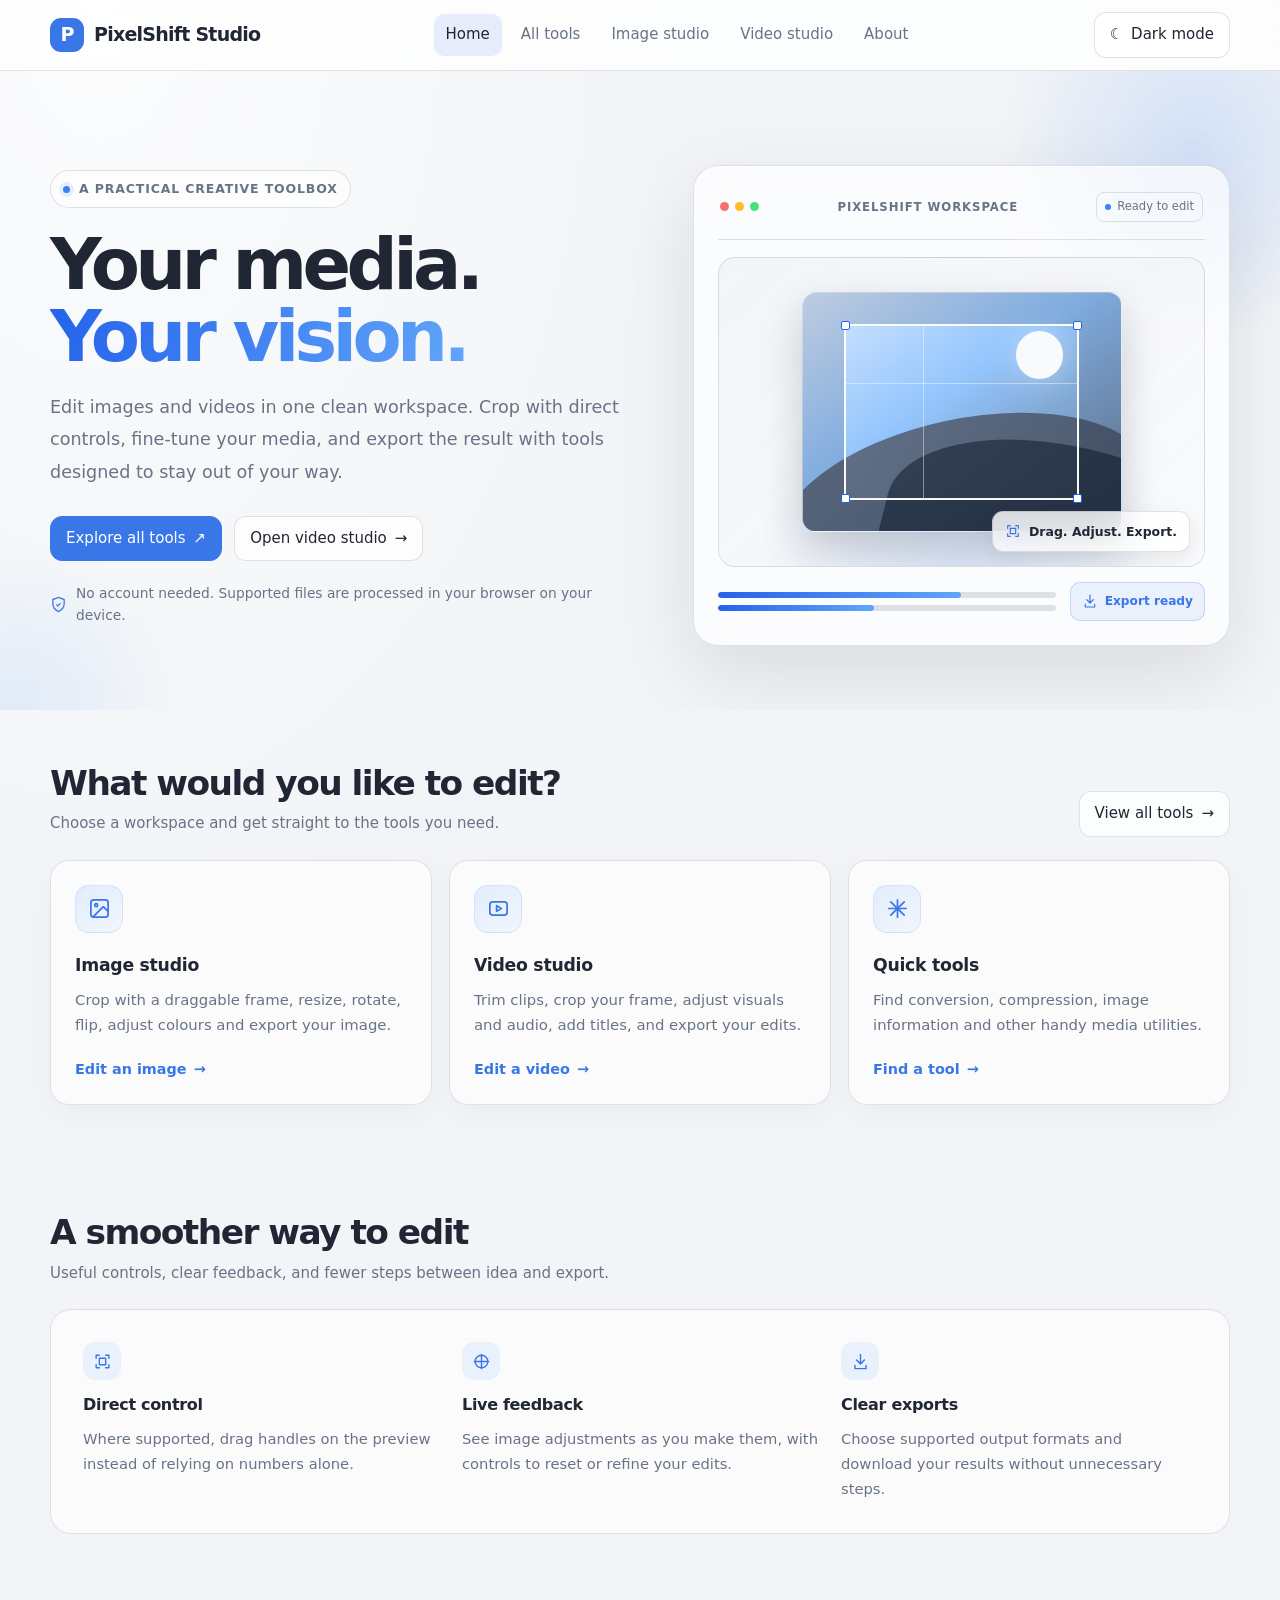
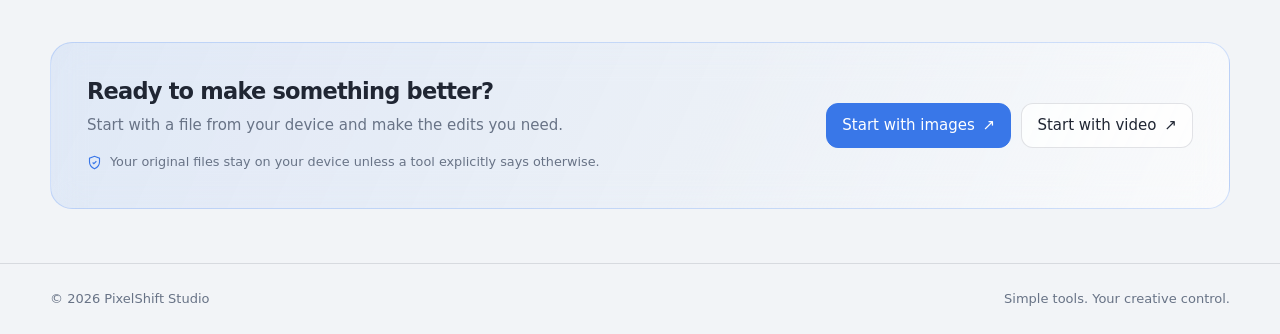
<file: index.html>
<!DOCTYPE html>
<html lang="en" data-theme="light">
<head>
  <meta charset="UTF-8">
  <meta name="viewport" content="width=device-width, initial-scale=1">
  <meta name="description" content="PixelShift Studio is a simple image and video editing toolkit. Crop, resize, convert, adjust and preview media in your browser.">
  <meta name="theme-color" content="#f3f6fc">
  <title>PixelShift Studio | Simple Media Editing</title>
  <link rel="stylesheet" href="style.css">
  <style>
    /* Homepage styles. Shared navigation, buttons and theme variables come from style.css. */
    .home-hero{position:relative;padding:clamp(54px,8vw,94px) 0 64px;overflow:hidden}
    .home-hero:before,.home-hero:after{content:"";position:absolute;z-index:-1;pointer-events:none;border-radius:50%;filter:blur(3px)}
    .home-hero:before{width:390px;height:390px;right:-110px;top:-120px;background:radial-gradient(circle,rgba(59,130,246,.17),transparent 70%)}
    .home-hero:after{width:320px;height:320px;left:-140px;bottom:-150px;background:radial-gradient(circle,rgba(96,165,250,.13),transparent 70%)}
    .home-hero-grid{display:grid;grid-template-columns:minmax(0,1.04fr) minmax(0,.96fr);gap:clamp(28px,5vw,62px);align-items:center}
    .home-kicker{display:inline-flex;align-items:center;gap:9px;padding:8px 12px;border:1px solid var(--border,rgba(148,163,184,.3));border-radius:999px;background:var(--glass,rgba(255,255,255,.6));color:var(--muted,#64748b);font-size:.78rem;font-weight:750;letter-spacing:.07em;text-transform:uppercase;backdrop-filter:blur(12px)}
    .home-kicker-dot{width:7px;height:7px;border-radius:50%;background:#3b82f6;box-shadow:0 0 0 4px rgba(59,130,246,.12)}
    .home-hero h1{max-width:700px;margin:20px 0 18px;font-size:clamp(2.7rem,5.6vw,5rem);line-height:1.01;letter-spacing:-.065em}
    .home-hero h1 span{color:var(--accent,#2563eb);background:linear-gradient(100deg,#2563eb,#60a5fa);-webkit-background-clip:text;background-clip:text;-webkit-text-fill-color:transparent}
    .home-hero-copy{max-width:580px;color:var(--muted,#64748b);font-size:clamp(1rem,1.5vw,1.1rem);line-height:1.85}
    .home-actions{display:flex;flex-wrap:wrap;gap:12px;margin-top:28px}
    .home-note{display:flex;align-items:center;gap:9px;margin-top:21px;color:var(--muted,#64748b);font-size:.86rem;line-height:1.6}
    .home-note svg{width:17px;height:17px;flex:0 0 auto;color:var(--accent,#2563eb)}
    .home-visual{position:relative;min-width:0;padding:clamp(15px,2.3vw,24px);border:1px solid var(--border,rgba(148,163,184,.3));border-radius:25px;background:var(--glass,rgba(255,255,255,.68));backdrop-filter:blur(22px);-webkit-backdrop-filter:blur(22px);box-shadow:0 28px 80px rgba(15,23,42,.11),inset 0 1px rgba(255,255,255,.5)}
    .visual-topbar{display:flex;align-items:center;justify-content:space-between;gap:12px;padding:2px 2px 17px;border-bottom:1px solid var(--border,rgba(148,163,184,.25))}
    .window-dots{display:flex;gap:6px}.window-dots span{width:9px;height:9px;border-radius:50%;background:#cbd5e1}.window-dots span:first-child{background:#f87171}.window-dots span:nth-child(2){background:#fbbf24}.window-dots span:nth-child(3){background:#4ade80}
    .visual-label{color:var(--muted,#64748b);font-size:.73rem;font-weight:750;letter-spacing:.08em}
    .visual-status{display:inline-flex;align-items:center;gap:6px;padding:5px 8px;border:1px solid var(--border,rgba(148,163,184,.25));border-radius:8px;color:var(--muted,#64748b);font-size:.72rem}
    .visual-status:before{content:"";width:6px;height:6px;border-radius:50%;background:#3b82f6}
    .visual-canvas{position:relative;display:grid;place-items:center;min-height:clamp(220px,29vw,310px);margin-top:17px;border:1px solid var(--border,rgba(148,163,184,.18));border-radius:17px;overflow:hidden;background:radial-gradient(ellipse at 50% 110%,rgba(59,130,246,.15),transparent 60%),linear-gradient(135deg,rgba(148,163,184,.08),rgba(148,163,184,.02))}
    .visual-photo{position:relative;width:min(73%,320px);aspect-ratio:4/3;overflow:hidden;border:1px solid rgba(255,255,255,.5);border-radius:13px;background:linear-gradient(145deg,#dbeafe 0%,#93c5fd 43%,#64748b 100%);box-shadow:0 18px 42px rgba(15,23,42,.2)}
    .visual-sun{position:absolute;top:16%;right:18%;width:15%;aspect-ratio:1;border-radius:50%;background:#f8fafc;box-shadow:0 0 32px rgba(255,255,255,.4)}
    .visual-hill{position:absolute;bottom:-31%;left:-9%;width:120%;height:78%;border-radius:50% 50% 0 0;transform:rotate(-12deg);background:linear-gradient(130deg,#64748b,#475569)}
    .visual-hill.second{bottom:-43%;left:25%;transform:rotate(14deg);background:linear-gradient(130deg,#334155,#1e293b)}
    .crop-outline{position:absolute;inset:13%;border:2px solid rgba(255,255,255,.96);box-shadow:0 0 0 999px rgba(15,23,42,.14);border-radius:3px}
    .crop-outline:before,.crop-outline:after{content:"";position:absolute;pointer-events:none;background:rgba(255,255,255,.42)}
    .crop-outline:before{left:33.333%;top:0;bottom:0;width:1px;box-shadow:calc(var(--crop-third,1px)) 0 transparent}
    .crop-outline:after{top:33.333%;left:0;right:0;height:1px}
    .crop-handle{position:absolute;width:9px;height:9px;background:#fff;border:1.5px solid #2563eb;border-radius:2px}
    .crop-handle.tl{top:-5px;left:-5px}.crop-handle.tr{top:-5px;right:-5px}.crop-handle.bl{bottom:-5px;left:-5px}.crop-handle.br{bottom:-5px;right:-5px}
    .visual-caption{position:absolute;right:14px;bottom:14px;display:flex;align-items:center;gap:8px;padding:10px 12px;border:1px solid var(--border,rgba(148,163,184,.3));border-radius:11px;background:var(--glass,rgba(255,255,255,.82));backdrop-filter:blur(14px);font-size:.78rem;font-weight:750;box-shadow:0 8px 24px rgba(15,23,42,.08)}
    .visual-caption svg{width:16px;height:16px;color:var(--accent,#2563eb)}
    .visual-controls{display:grid;grid-template-columns:1fr auto;align-items:center;gap:14px;margin-top:15px}
    .visual-control-lines{display:grid;gap:7px}.visual-control-line{height:6px;border-radius:999px;background:var(--border,rgba(148,163,184,.2));overflow:hidden}.visual-control-line span{display:block;height:100%;border-radius:inherit;background:linear-gradient(90deg,#2563eb,#60a5fa)}
    .visual-export{display:flex;align-items:center;gap:7px;padding:9px 11px;border:1px solid rgba(37,99,235,.2);border-radius:10px;background:rgba(37,99,235,.08);color:var(--accent,#2563eb);font-size:.76rem;font-weight:750}
    .visual-export svg{width:16px;height:16px}
    .home-section{padding:clamp(34px,5vw,54px) 0}
    .home-section-heading{display:flex;justify-content:space-between;align-items:end;gap:20px;margin-bottom:23px}
    .home-section-heading h2{margin:0 0 8px;font-size:clamp(1.55rem,3vw,2.15rem);letter-spacing:-.045em}
    .home-section-heading p{margin:0;color:var(--muted,#64748b);line-height:1.7}
    .home-tool-grid{display:grid;grid-template-columns:repeat(3,minmax(0,1fr));gap:17px}
    .home-tool-card{position:relative;display:flex;flex-direction:column;align-items:flex-start;min-width:0;padding:24px;border:1px solid var(--border,rgba(148,163,184,.28));border-radius:19px;background:var(--glass,rgba(255,255,255,.65));backdrop-filter:blur(16px);-webkit-backdrop-filter:blur(16px);color:inherit;text-decoration:none;box-shadow:0 8px 28px rgba(15,23,42,.035);transition:transform .2s ease,border-color .2s ease,box-shadow .2s ease}
    .home-tool-card:hover{transform:translateY(-4px);border-color:rgba(59,130,246,.65);box-shadow:0 18px 40px rgba(37,99,235,.1)}
    .home-tool-card:focus-visible{outline:3px solid rgba(59,130,246,.45);outline-offset:3px}
    .home-tool-icon{display:grid;place-items:center;width:48px;height:48px;margin-bottom:19px;border:1px solid rgba(59,130,246,.13);border-radius:14px;color:var(--accent,#2563eb);background:linear-gradient(145deg,rgba(59,130,246,.13),rgba(96,165,250,.06))}
    .home-tool-icon svg{width:23px;height:23px;fill:none;stroke:currentColor;stroke-width:1.8;stroke-linecap:round;stroke-linejoin:round}
    .home-tool-card h3{margin:0 0 9px;font-size:1.08rem;letter-spacing:-.015em}
    .home-tool-card p{margin:0;color:var(--muted,#64748b);line-height:1.72;font-size:.93rem}
    .home-tool-link{display:inline-flex;align-items:center;gap:7px;margin-top:19px;color:var(--accent,#2563eb);font-size:.9rem;font-weight:750}
    .home-tool-link span{transition:transform .2s ease}.home-tool-card:hover .home-tool-link span{transform:translateX(3px)}
    .home-benefits{display:grid;grid-template-columns:repeat(3,minmax(0,1fr));gap:23px;padding:clamp(22px,3vw,32px);border:1px solid var(--border,rgba(148,163,184,.28));border-radius:21px;background:var(--glass,rgba(255,255,255,.65));backdrop-filter:blur(16px);-webkit-backdrop-filter:blur(16px)}
    .home-benefit{min-width:0}.home-benefit-icon{display:grid;place-items:center;width:38px;height:38px;margin-bottom:13px;border-radius:12px;color:var(--accent,#2563eb);background:rgba(59,130,246,.09)}
    .home-benefit-icon svg{width:19px;height:19px;fill:none;stroke:currentColor;stroke-width:1.8;stroke-linecap:round;stroke-linejoin:round}
    .home-benefit h3{margin:0 0 8px;font-size:1rem}.home-benefit p{margin:0;color:var(--muted,#64748b);line-height:1.7;font-size:.92rem}
    .home-cta{position:relative;display:flex;justify-content:space-between;align-items:center;gap:25px;padding:clamp(24px,4vw,36px);border:1px solid rgba(59,130,246,.22);border-radius:22px;background:linear-gradient(115deg,rgba(59,130,246,.10),rgba(96,165,250,.045) 55%,var(--glass,rgba(255,255,255,.6)));backdrop-filter:blur(16px);overflow:hidden}
    .home-cta h2{margin:0 0 8px;letter-spacing:-.035em}.home-cta p{margin:0;color:var(--muted,#64748b);line-height:1.7}
    .home-cta-actions{display:flex;gap:10px;flex-wrap:wrap;flex-shrink:0}
    .home-footer-note{display:flex;align-items:center;gap:8px;color:var(--muted,#64748b);font-size:.8rem}
    .home-footer-note svg{width:15px;height:15px;color:var(--accent,#2563eb)}
    @media(max-width:900px){.home-hero-grid{grid-template-columns:minmax(0,1fr);gap:36px}.home-hero-copy{max-width:680px}.home-visual{width:100%;max-width:650px;margin:0 auto}.visual-canvas{min-height:290px}.home-tool-grid{grid-template-columns:repeat(2,minmax(0,1fr))}}
    @media(max-width:620px){.home-hero{padding:45px 0 34px}.home-hero h1{font-size:clamp(2.65rem,12vw,3.7rem)}.home-actions{flex-direction:column}.home-actions .button{width:100%;justify-content:center;text-align:center}.home-visual{padding:14px;border-radius:19px}.visual-canvas{min-height:225px}.visual-photo{width:75%}.visual-caption{right:9px;bottom:9px;padding:8px 10px}.visual-controls{grid-template-columns:1fr}.visual-export{justify-content:center}.home-tool-grid,.home-benefits{grid-template-columns:minmax(0,1fr)}.home-section-heading{align-items:flex-start;flex-direction:column}.home-section-heading>.button{width:100%;justify-content:center}.home-benefits{gap:24px}.home-cta{align-items:stretch;flex-direction:column}.home-cta-actions{flex-direction:column}.home-cta-actions .button{width:100%;justify-content:center;text-align:center}}
    @media(prefers-reduced-motion:reduce){.home-tool-card,.home-tool-link span{transition:none}.home-tool-card:hover{transform:none}}
  </style>
</head>
<body>
<header class="site-header">
  <div class="container nav">
    <a class="brand" href="index.html" aria-label="PixelShift Studio home"><span class="brand-mark">P</span><span>PixelShift Studio</span></a>
    <button class="menu-toggle" id="menuToggle" type="button" aria-label="Open navigation menu" aria-controls="navLinks" aria-expanded="false">☰</button>
    <nav class="nav-links" id="navLinks" aria-label="Main navigation">
      <a class="active" href="index.html" aria-current="page">Home</a>
      <a href="tools.html">All tools</a>
      <a href="studio.html">Image studio</a>
      <a href="video.html">Video studio</a>
      <a href="about.html">About</a>
    </nav>
    <div class="nav-actions"><button id="themeToggle" type="button" aria-label="Switch colour theme"><span id="themeIcon" aria-hidden="true">☾</span><span id="themeLabel">Dark mode</span></button></div>
  </div>
</header>

<main>
  <section class="home-hero">
    <div class="container home-hero-grid">
      <div class="home-hero-content">
        <span class="home-kicker"><span class="home-kicker-dot" aria-hidden="true"></span> A practical creative toolbox</span>
        <h1>Your media.<br><span>Your vision.</span></h1>
        <p class="home-hero-copy">Edit images and videos in one clean workspace. Crop with direct controls, fine-tune your media, and export the result with tools designed to stay out of your way.</p>
        <div class="home-actions"><a class="button primary" href="tools.html">Explore all tools <span aria-hidden="true">↗</span></a><a class="button" href="video.html">Open video studio <span aria-hidden="true">→</span></a></div>
        <p class="home-note"><svg viewBox="0 0 24 24" aria-hidden="true"><path d="M12 22s8-4 8-11V5l-8-3-8 3v6c0 7 8 11 8 11Z" fill="none" stroke="currentColor" stroke-width="1.8"/><path d="m9 12 2 2 4-4" fill="none" stroke="currentColor" stroke-width="1.8"/></svg>No account needed. Supported files are processed in your browser on your device.</p>
      </div>

      <div class="home-visual" role="img" aria-label="Illustration of a photo inside an adjustable crop frame">
        <div class="visual-topbar"><div class="window-dots" aria-hidden="true"><span></span><span></span><span></span></div><span class="visual-label">PIXELSHIFT WORKSPACE</span><span class="visual-status">Ready to edit</span></div>
        <div class="visual-canvas"><div class="visual-photo" aria-hidden="true"><div class="visual-sun"></div><div class="visual-hill"></div><div class="visual-hill second"></div><div class="crop-outline"><span class="crop-handle tl"></span><span class="crop-handle tr"></span><span class="crop-handle bl"></span><span class="crop-handle br"></span></div></div><div class="visual-caption"><svg viewBox="0 0 24 24" aria-hidden="true"><path d="M4 8V4h4M16 4h4v4M20 16v4h-4M8 20H4v-4M8 8h8v8H8z" fill="none" stroke="currentColor" stroke-width="1.8" stroke-linecap="round" stroke-linejoin="round"/></svg>Drag. Adjust. Export.</div></div>
        <div class="visual-controls"><div class="visual-control-lines" aria-hidden="true"><div class="visual-control-line"><span style="width:72%"></span></div><div class="visual-control-line"><span style="width:46%"></span></div></div><div class="visual-export"><svg viewBox="0 0 24 24" aria-hidden="true"><path d="M12 3v12m-5-5 5 5 5-5M5 17v4h14v-4" fill="none" stroke="currentColor" stroke-width="1.8" stroke-linecap="round" stroke-linejoin="round"/></svg> Export ready</div></div>
      </div>
    </div>
  </section>

  <section class="home-section" aria-labelledby="workspaceHeading">
    <div class="container">
      <div class="home-section-heading"><div><h2 id="workspaceHeading">What would you like to edit?</h2><p>Choose a workspace and get straight to the tools you need.</p></div><a class="button" href="tools.html">View all tools <span aria-hidden="true">→</span></a></div>
      <div class="home-tool-grid">
        <a class="home-tool-card" href="studio.html"><div class="home-tool-icon" aria-hidden="true"><svg viewBox="0 0 24 24"><rect x="3" y="3" width="18" height="18" rx="3"></rect><circle cx="8.5" cy="8.5" r="1.5"></circle><path d="m21 15-5-5L5 21"></path></svg></div><h3>Image studio</h3><p>Crop with a draggable frame, resize, rotate, flip, adjust colours and export your image.</p><span class="home-tool-link">Edit an image <span aria-hidden="true">→</span></span></a>
        <a class="home-tool-card" href="video.html"><div class="home-tool-icon" aria-hidden="true"><svg viewBox="0 0 24 24"><rect x="3" y="5" width="18" height="14" rx="3"></rect><path d="m10 9 5 3-5 3z"></path></svg></div><h3>Video studio</h3><p>Trim clips, crop your frame, adjust visuals and audio, add titles, and export your edits.</p><span class="home-tool-link">Edit a video <span aria-hidden="true">→</span></span></a>
        <a class="home-tool-card" href="tools.html"><div class="home-tool-icon" aria-hidden="true"><svg viewBox="0 0 24 24"><path d="M12 3v18M3 12h18"></path><path d="m5 5 14 14M19 5 5 19"></path></svg></div><h3>Quick tools</h3><p>Find conversion, compression, image information and other handy media utilities.</p><span class="home-tool-link">Find a tool <span aria-hidden="true">→</span></span></a>
      </div>
    </div>
  </section>

  <section class="home-section" aria-labelledby="benefitsHeading">
    <div class="container"><div class="home-section-heading"><div><h2 id="benefitsHeading">A smoother way to edit</h2><p>Useful controls, clear feedback, and fewer steps between idea and export.</p></div></div>
      <div class="home-benefits">
        <div class="home-benefit"><div class="home-benefit-icon" aria-hidden="true"><svg viewBox="0 0 24 24"><path d="M4 8V4h4M16 4h4v4M20 16v4h-4M8 20H4v-4M8 8h8v8H8z"></path></svg></div><h3>Direct control</h3><p>Where supported, drag handles on the preview instead of relying on numbers alone.</p></div>
        <div class="home-benefit"><div class="home-benefit-icon" aria-hidden="true"><svg viewBox="0 0 24 24"><path d="M12 3v18M3 12h18"></path><circle cx="12" cy="12" r="8"></circle></svg></div><h3>Live feedback</h3><p>See image adjustments as you make them, with controls to reset or refine your edits.</p></div>
        <div class="home-benefit"><div class="home-benefit-icon" aria-hidden="true"><svg viewBox="0 0 24 24"><path d="M12 3v12m-5-5 5 5 5-5M5 17v4h14v-4"></path></svg></div><h3>Clear exports</h3><p>Choose supported output formats and download your results without unnecessary steps.</p></div>
      </div>
    </div>
  </section>

  <section class="home-section"><div class="container"><div class="home-cta"><div><h2>Ready to make something better?</h2><p>Start with a file from your device and make the edits you need.</p><div class="home-footer-note" style="margin-top:14px"><svg viewBox="0 0 24 24" aria-hidden="true"><path d="M12 22s8-4 8-11V5l-8-3-8 3v6c0 7 8 11 8 11Z" fill="none" stroke="currentColor" stroke-width="1.8"/><path d="m9 12 2 2 4-4" fill="none" stroke="currentColor" stroke-width="1.8"/></svg>Your original files stay on your device unless a tool explicitly says otherwise.</div></div><div class="home-cta-actions"><a class="button primary" href="studio.html">Start with images <span aria-hidden="true">↗</span></a><a class="button" href="video.html">Start with video <span aria-hidden="true">↗</span></a></div></div></div></section>
</main>

<footer class="footer"><div class="container footer-inner"><span>© <span id="year"></span> PixelShift Studio</span><span>Simple tools. Your creative control.</span></div></footer>

<script>
(() => {
  "use strict";
  const root = document.documentElement;
  const themeButton = document.getElementById("themeToggle");
  const themeIcon = document.getElementById("themeIcon");
  const themeLabel = document.getElementById("themeLabel");
  const menuButton = document.getElementById("menuToggle");
  const navLinks = document.getElementById("navLinks");

  function applyTheme(theme) {
    root.dataset.theme = theme;
    const isDark = theme === "dark";
    themeIcon.textContent = isDark ? "☀" : "☾";
    themeLabel.textContent = isDark ? "Light mode" : "Dark mode";
    themeButton.setAttribute("aria-label", isDark ? "Switch to light mode" : "Switch to dark mode");
    const themeColor = document.querySelector('meta[name="theme-color"]');
    if (themeColor) themeColor.content = isDark ? "#111827" : "#f3f6fc";
  }

  let savedTheme = null;
  try { savedTheme = localStorage.getItem("pixelshift-theme"); } catch (error) { /* Storage may be unavailable. */ }
  applyTheme(savedTheme === "dark" || savedTheme === "light" ? savedTheme : "light");

  themeButton.addEventListener("click", () => {
    const nextTheme = root.dataset.theme === "dark" ? "light" : "dark";
    applyTheme(nextTheme);
    try { localStorage.setItem("pixelshift-theme", nextTheme); } catch (error) { /* Theme still works for this page. */ }
  });

  menuButton.addEventListener("click", () => {
    const isOpen = navLinks.classList.toggle("open");
    menuButton.setAttribute("aria-expanded", String(isOpen));
    menuButton.setAttribute("aria-label", isOpen ? "Close navigation menu" : "Open navigation menu");
    menuButton.textContent = isOpen ? "✕" : "☰";
  });

  navLinks.querySelectorAll("a").forEach(link => {
    link.addEventListener("click", () => {
      navLinks.classList.remove("open");
      menuButton.setAttribute("aria-expanded", "false");
      menuButton.setAttribute("aria-label", "Open navigation menu");
      menuButton.textContent = "☰";
    });
  });

  document.getElementById("year").textContent = new Date().getFullYear();
})();
</script>
</body>
</html>
</file>
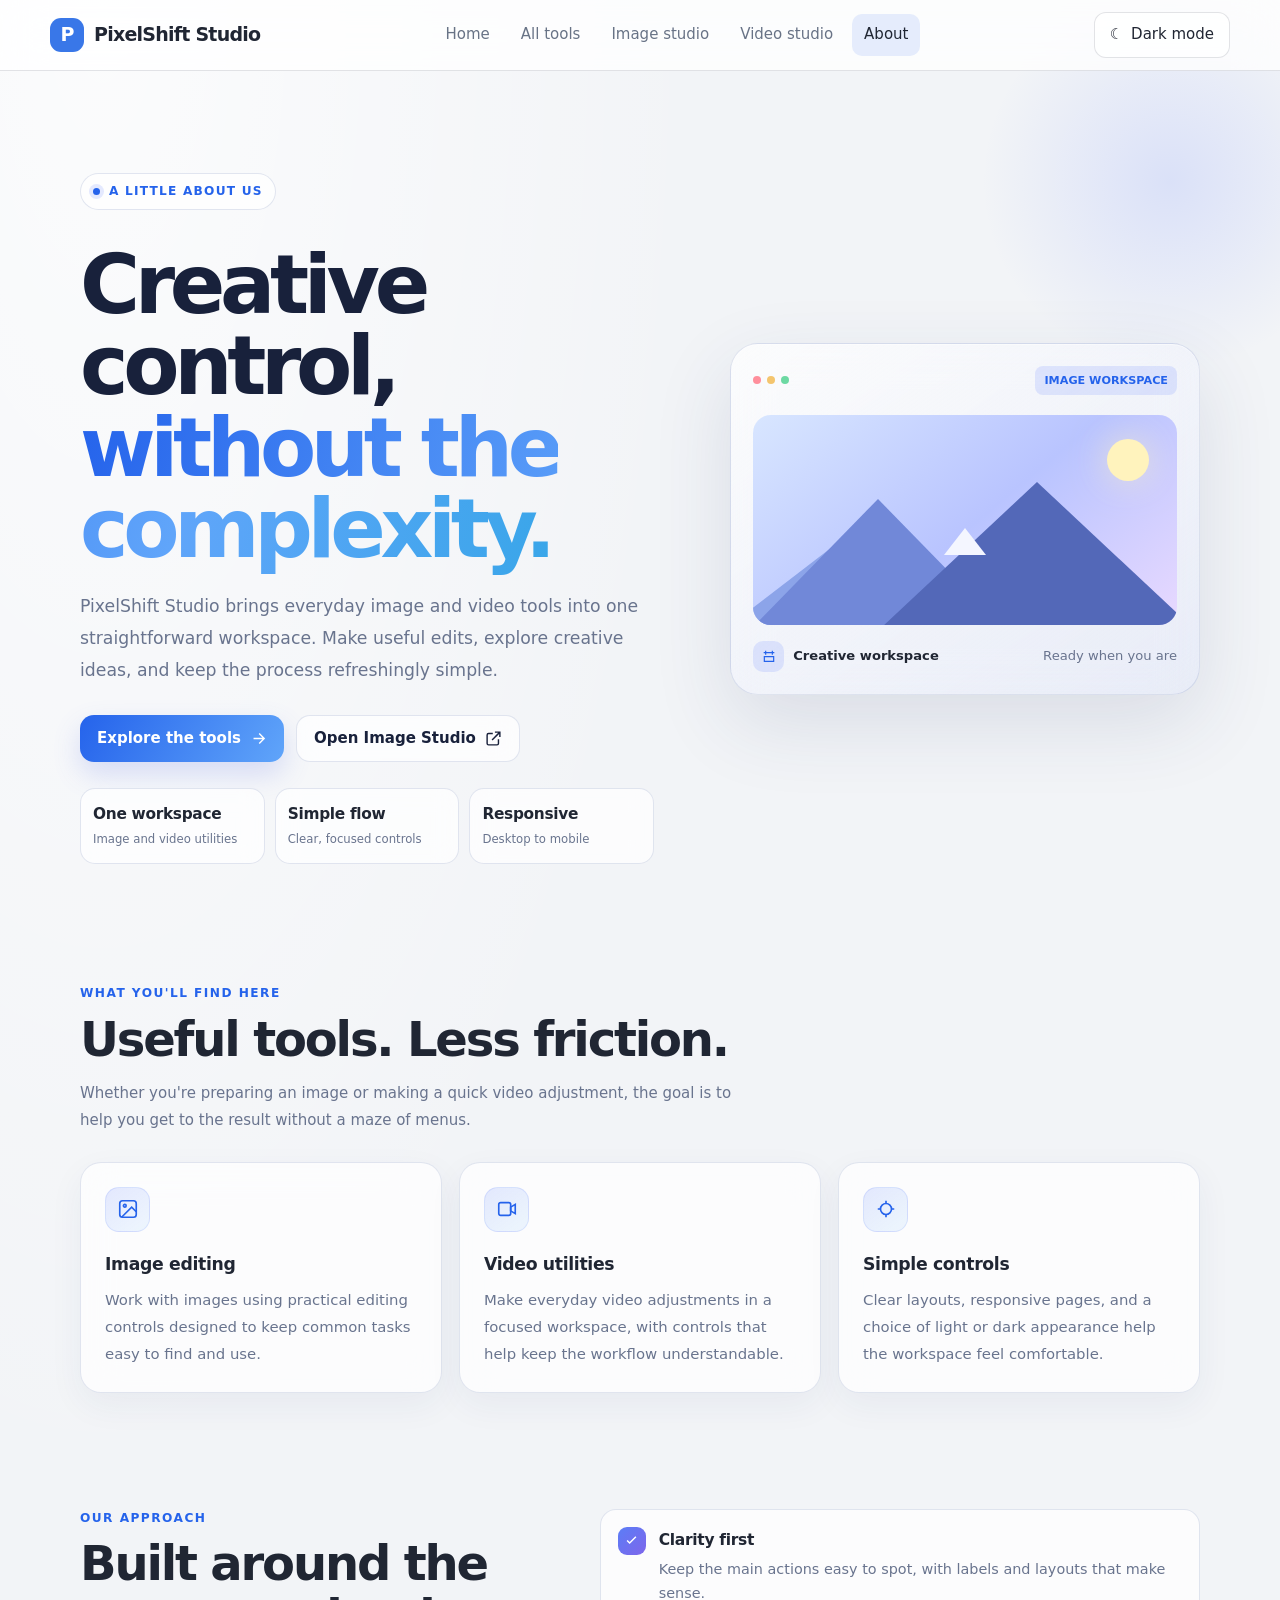
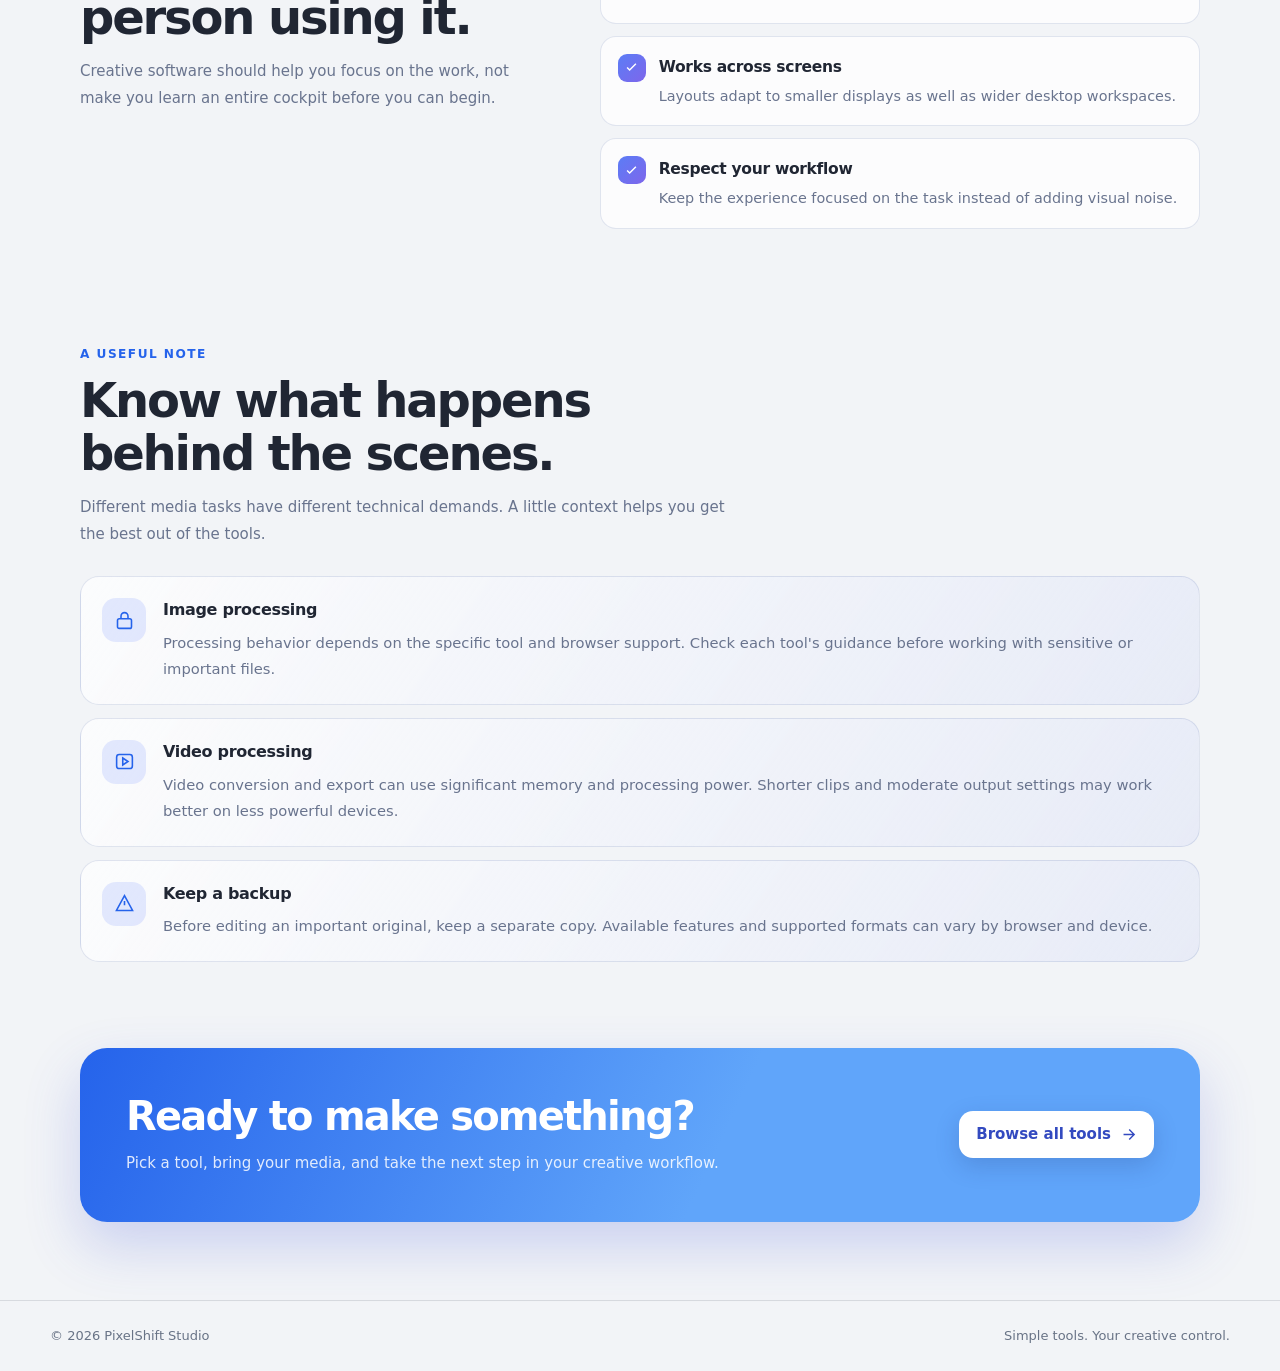
<file: about.html>
<!DOCTYPE html>
<html lang="en" data-theme="light">
<head>
  <meta charset="UTF-8">
  <meta name="viewport" content="width=device-width, initial-scale=1.0">
  <meta name="description" content="Learn about PixelShift Studio, a straightforward toolkit for everyday image and video tasks.">
  <meta name="theme-color" content="#f6f8ff">
  <title>About | PixelShift Studio</title>
  <link rel="stylesheet" href="style.css">
  <style>
    :root{--ab-blue:#2563eb;--ab-ink:#18213b;--ab-muted:#69748e;--ab-line:rgba(111,132,181,.2);--ab-glass:rgba(255,255,255,.72);--ab-glow:rgba(94,125,255,.16)}
    [data-theme="dark"]{--ab-ink:#f0f3ff;--ab-muted:#aab4d0;--ab-line:rgba(180,194,240,.17);--ab-glass:rgba(24,31,54,.76);--ab-glow:rgba(87,112,255,.2)}
    .about-page{overflow:hidden;color:var(--text, var(--ab-ink))}.ab-shell{width:min(1120px,calc(100% - 40px));margin:auto}
    .ab-hero{position:relative;padding:clamp(58px,8vw,104px) 0 62px;isolation:isolate}.ab-hero:before{content:"";position:absolute;z-index:-1;right:-80px;top:-80px;width:380px;height:380px;border-radius:50%;background:radial-gradient(circle,var(--ab-glow),transparent 70%)}
    .ab-layout{display:grid;grid-template-columns:1.1fr .9fr;gap:clamp(30px,6vw,76px);align-items:center}
    .ab-tag{display:inline-flex;align-items:center;gap:9px;padding:8px 12px;border:1px solid var(--ab-line);border-radius:99px;background:var(--ab-glass);color:var(--ab-blue);font-size:.76rem;font-weight:800;letter-spacing:.1em;text-transform:uppercase}.ab-dot{width:7px;height:7px;border-radius:50%;background:currentColor;box-shadow:0 0 0 4px var(--ab-glow)}
    .ab-hero h1{margin:22px 0 0;font-size:clamp(2.7rem,6.4vw,5.2rem);line-height:.99;letter-spacing:-.065em;color:var(--ab-ink)}.ab-hero h1 span{color:transparent;background:linear-gradient(105deg,#2563eb,#60a5fa 60%,#39a6e9);background-clip:text;-webkit-background-clip:text}
    .ab-lead{max-width:600px;margin:22px 0 0;color:var(--ab-muted);font-size:1.08rem;line-height:1.85}.ab-actions{display:flex;flex-wrap:wrap;gap:12px;margin-top:28px}
    .ab-btn{display:inline-flex;align-items:center;justify-content:center;gap:9px;min-height:47px;padding:0 17px;border-radius:14px;text-decoration:none;font-weight:750;transition:transform .2s,box-shadow .2s}.ab-btn:hover{transform:translateY(-2px)}.ab-btn svg{width:17px;height:17px}.ab-primary{color:#fff;background:linear-gradient(120deg,#2563eb,#60a5fa);box-shadow:0 12px 28px #5169e733}.ab-secondary{color:var(--ab-ink);background:var(--ab-glass);border:1px solid var(--ab-line);backdrop-filter:blur(14px)}
    .ab-art{padding:22px;border:1px solid var(--ab-line);border-radius:28px;background:linear-gradient(145deg,var(--ab-glass),rgba(117,143,255,.08));box-shadow:0 28px 80px #2637691f,inset 0 1px #ffffff70;backdrop-filter:blur(22px)}.ab-window{display:flex;align-items:center;justify-content:space-between}.ab-dots{display:flex;gap:6px}.ab-dots i{width:8px;height:8px;border-radius:50%;background:#9ca8c7}.ab-dots i:first-child{background:#ff8f9c}.ab-dots i:nth-child(2){background:#f4c56e}.ab-dots i:nth-child(3){background:#6dd9a3}.ab-pill{padding:6px 9px;border-radius:8px;color:var(--ab-blue);background:var(--ab-glow);font-size:.7rem;font-weight:800}
    .ab-landscape{position:relative;height:210px;margin-top:20px;overflow:hidden;border-radius:18px;background:linear-gradient(140deg,#d8e6ff,#b9c4ff 52%,#e8d9ff)}.ab-sun{position:absolute;right:28px;top:24px;width:42px;height:42px;border-radius:50%;background:#fff3bd;box-shadow:0 0 35px #fff3bd99}.ab-mountain{position:absolute;bottom:-2px;width:0;height:0;border-left:125px solid transparent;border-right:125px solid transparent;border-bottom:128px solid #7188d8}.ab-mountain.back{left:-25px;border-bottom-width:96px;border-bottom-color:#8ca4e9}.ab-mountain.front{right:-15px;border-left-width:155px;border-right-width:155px;border-bottom-width:145px;border-bottom-color:#5368b8}.ab-mountain.snow{z-index:1;bottom:70px;left:calc(50% - 21px);border-left-width:21px;border-right-width:21px;border-bottom-width:27px;border-bottom-color:#f4f6ff}
    .ab-art-foot{display:flex;justify-content:space-between;align-items:center;gap:12px;margin-top:16px;font-size:.82rem}.ab-art-foot strong{display:flex;align-items:center;gap:9px}.ab-mini-icon{display:grid;place-items:center;width:31px;height:31px;border-radius:10px;color:var(--ab-blue);background:var(--ab-glow)}.ab-mini-icon svg{width:16px;height:16px}.ab-art-foot>span{color:var(--ab-muted)}
    .ab-stats{display:grid;grid-template-columns:repeat(3,1fr);gap:10px;margin-top:26px}.ab-stat{padding:14px 12px;border:1px solid var(--ab-line);border-radius:15px;background:var(--ab-glass);backdrop-filter:blur(12px)}.ab-stat strong{display:block;font-size:.96rem;letter-spacing:-.02em}.ab-stat span{display:block;margin-top:5px;color:var(--ab-muted);font-size:.73rem;line-height:1.5}
    .ab-section{padding:58px 0}.ab-heading{max-width:670px;margin-bottom:28px}.ab-kicker{margin:0 0 10px;color:var(--ab-blue);font-size:.76rem;font-weight:850;letter-spacing:.12em;text-transform:uppercase}.ab-heading h2{margin:0;font-size:clamp(1.9rem,4vw,3rem);line-height:1.12;letter-spacing:-.045em}.ab-heading>p:last-child{margin:13px 0 0;color:var(--ab-muted);line-height:1.8}
    .ab-cards{display:grid;grid-template-columns:repeat(3,minmax(0,1fr));gap:17px}.ab-card{padding:24px;border:1px solid var(--ab-line);border-radius:21px;background:var(--ab-glass);box-shadow:0 12px 35px #2839680e;backdrop-filter:blur(18px);transition:transform .2s,border-color .2s,box-shadow .2s}.ab-card:hover{transform:translateY(-4px);border-color:#637df766;box-shadow:0 18px 40px #28396819}.ab-icon{display:grid;place-items:center;width:45px;height:45px;margin-bottom:19px;border:1px solid #5b77f626;border-radius:14px;color:var(--ab-blue);background:linear-gradient(145deg,#6682ff2b,#6dbdff1a)}.ab-icon svg{width:22px;height:22px}.ab-card h3{margin:0;font-size:1.08rem}.ab-card p{margin:10px 0 0;color:var(--ab-muted);font-size:.93rem;line-height:1.8}
    .ab-principles{display:grid;grid-template-columns:.85fr 1.15fr;gap:clamp(28px,6vw,76px);align-items:start}.ab-list{display:grid;gap:12px}.ab-principle{display:flex;gap:13px;padding:17px;border:1px solid var(--ab-line);border-radius:16px;background:var(--ab-glass)}.ab-check{display:grid;place-items:center;flex:0 0 28px;width:28px;height:28px;border-radius:9px;color:white;background:linear-gradient(135deg,#5b7df6,#7e66eb)}.ab-check svg{width:15px;height:15px}.ab-principle h3{margin:1px 0 5px;font-size:.97rem}.ab-principle p{margin:0;color:var(--ab-muted);font-size:.9rem;line-height:1.7}
    .ab-notices{display:grid;gap:13px}.ab-notice{display:grid;grid-template-columns:46px 1fr;gap:15px;padding:21px;border:1px solid var(--ab-line);border-radius:19px;background:linear-gradient(125deg,var(--ab-glass),rgba(100,130,255,.07))}.ab-notice-icon{display:grid;place-items:center;width:44px;height:44px;border-radius:14px;color:var(--ab-blue);background:var(--ab-glow)}.ab-notice-icon svg{width:21px;height:21px}.ab-notice h3{margin:0;font-size:1rem}.ab-notice p{margin:7px 0 0;color:var(--ab-muted);font-size:.92rem;line-height:1.8}
    .ab-bottom{padding:28px 0 78px}.ab-banner{display:flex;align-items:center;justify-content:space-between;gap:24px;padding:clamp(25px,5vw,46px);border-radius:27px;color:white;background:linear-gradient(115deg,#2563eb,#60a5fa 57%,#60a5fa);box-shadow:0 24px 55px #475cd83b}.ab-banner h2{margin:0;font-size:clamp(1.7rem,4vw,2.5rem);letter-spacing:-.045em;line-height:1.12}.ab-banner p{margin:11px 0 0;color:#ffffffd9;line-height:1.75}.ab-banner .ab-btn{flex-shrink:0;color:#334ac0;background:#fff;box-shadow:0 8px 25px #1825692e}
    @media(max-width:850px){.ab-layout{grid-template-columns:1fr}.ab-art{width:min(100%,520px);margin:auto}.ab-cards{grid-template-columns:repeat(2,minmax(0,1fr))}.ab-cards .ab-card:last-child{grid-column:1/-1}.ab-principles{grid-template-columns:1fr;gap:24px}}
    @media(max-width:560px){.ab-shell{width:calc(100% - 28px)}.ab-hero{padding-top:48px}.ab-hero h1{font-size:clamp(2.5rem,13vw,3.8rem)}.ab-actions{flex-direction:column}.ab-btn{width:100%}.ab-art{padding:15px;border-radius:22px}.ab-landscape{height:170px}.ab-stats{gap:7px}.ab-stat{padding:11px 9px}.ab-stat strong{font-size:.85rem}.ab-stat span{font-size:.68rem}.ab-section{padding:42px 0}.ab-cards{grid-template-columns:1fr}.ab-cards .ab-card:last-child{grid-column:auto}.ab-card{padding:21px}.ab-notice{grid-template-columns:1fr}.ab-banner{align-items:stretch;flex-direction:column}.ab-banner .ab-btn{width:100%}}
    @media(prefers-reduced-motion:reduce){.ab-btn,.ab-card{transition:none}.ab-btn:hover,.ab-card:hover{transform:none}}
  </style>
</head>
<body>
  <div class="about-page">
    <header class="site-header">
      <div class="container nav">
        <a class="brand" href="index.html" aria-label="PixelShift Studio home"><span class="brand-mark">P</span><span>PixelShift Studio</span></a>
        <button class="menu-toggle" id="menuToggle" type="button" aria-label="Open navigation menu" aria-controls="navLinks" aria-expanded="false">☰</button>
        <nav class="nav-links" id="navLinks" aria-label="Main navigation">
          <a href="index.html">Home</a>
          <a href="tools.html">All tools</a>
          <a href="studio.html">Image studio</a>
          <a href="video.html">Video studio</a>
          <a class="active" href="about.html" aria-current="page">About</a>
        </nav>
        <div class="nav-actions"><button id="themeToggle" type="button" aria-label="Switch colour theme"><span id="themeIcon" aria-hidden="true">☾</span><span id="themeLabel">Dark mode</span></button></div>
      </div>
    </header>
    <main>
      <section class="ab-hero"><div class="ab-shell ab-layout"><div>
        <p class="ab-tag"><span class="ab-dot"></span>A little about us</p><h1>Creative control, <span>without the complexity.</span></h1>
        <p class="ab-lead">PixelShift Studio brings everyday image and video tools into one straightforward workspace. Make useful edits, explore creative ideas, and keep the process refreshingly simple.</p>
        <div class="ab-actions"><a class="ab-btn ab-primary" href="tools.html">Explore the tools <svg viewBox="0 0 24 24" fill="none" stroke="currentColor" stroke-width="2" aria-hidden="true"><path d="M5 12h14M13 5l7 7-7 7"/></svg></a><a class="ab-btn ab-secondary" href="studio.html">Open Image Studio <svg viewBox="0 0 24 24" fill="none" stroke="currentColor" stroke-width="2" aria-hidden="true"><path d="M14 3h7v7M10 14 21 3"/><path d="M19 13v6a2 2 0 0 1-2 2H5a2 2 0 0 1-2-2V7a2 2 0 0 1 2-2h6"/></svg></a></div>
        <div class="ab-stats"><div class="ab-stat"><strong>One workspace</strong><span>Image and video utilities</span></div><div class="ab-stat"><strong>Simple flow</strong><span>Clear, focused controls</span></div><div class="ab-stat"><strong>Responsive</strong><span>Desktop to mobile</span></div></div>
      </div><div class="ab-art" role="img" aria-label="Colourful mountain landscape inside an image editing workspace"><div class="ab-window"><span class="ab-dots" aria-hidden="true"><i></i><i></i><i></i></span><span class="ab-pill">IMAGE WORKSPACE</span></div><div class="ab-landscape" aria-hidden="true"><span class="ab-sun"></span><span class="ab-mountain back"></span><span class="ab-mountain"></span><span class="ab-mountain front"></span><span class="ab-mountain snow"></span></div><div class="ab-art-foot"><strong><span class="ab-mini-icon"><svg viewBox="0 0 24 24" fill="none" stroke="currentColor" stroke-width="1.8" aria-hidden="true"><path d="M4 7h16M7 4v6M17 4v6M5 13h14v7H5z"/></svg></span>Creative workspace</strong><span>Ready when you are</span></div></div></div></section>
      <section class="ab-section"><div class="ab-shell"><div class="ab-heading"><p class="ab-kicker">What you'll find here</p><h2>Useful tools. Less friction.</h2><p>Whether you're preparing an image or making a quick video adjustment, the goal is to help you get to the result without a maze of menus.</p></div><div class="ab-cards">
        <article class="ab-card"><div class="ab-icon"><svg viewBox="0 0 24 24" fill="none" stroke="currentColor" stroke-width="1.8" aria-hidden="true"><rect x="3" y="3" width="18" height="18" rx="3"/><circle cx="8.5" cy="8.5" r="1.5"/><path d="m21 15-5-5L5 21"/></svg></div><h3>Image editing</h3><p>Work with images using practical editing controls designed to keep common tasks easy to find and use.</p></article>
        <article class="ab-card"><div class="ab-icon"><svg viewBox="0 0 24 24" fill="none" stroke="currentColor" stroke-width="1.8" aria-hidden="true"><rect x="3" y="5" width="13" height="14" rx="2"/><path d="m16 10 5-3v10l-5-3z"/></svg></div><h3>Video utilities</h3><p>Make everyday video adjustments in a focused workspace, with controls that help keep the workflow understandable.</p></article>
        <article class="ab-card"><div class="ab-icon"><svg viewBox="0 0 24 24" fill="none" stroke="currentColor" stroke-width="1.8" aria-hidden="true"><circle cx="12" cy="12" r="6"/><path d="M12 3v3m0 12v3M3 12h3m12 0h3"/></svg></div><h3>Simple controls</h3><p>Clear layouts, responsive pages, and a choice of light or dark appearance help the workspace feel comfortable.</p></article>
      </div></div></section>
      <section class="ab-section"><div class="ab-shell ab-principles"><div class="ab-heading"><p class="ab-kicker">Our approach</p><h2>Built around the person using it.</h2><p>Creative software should help you focus on the work, not make you learn an entire cockpit before you can begin.</p></div><div class="ab-list">
        <article class="ab-principle"><span class="ab-check"><svg viewBox="0 0 24 24" fill="none" stroke="currentColor" stroke-width="2.4" aria-hidden="true"><path d="m5 12 4 4L19 6"/></svg></span><div><h3>Clarity first</h3><p>Keep the main actions easy to spot, with labels and layouts that make sense.</p></div></article>
        <article class="ab-principle"><span class="ab-check"><svg viewBox="0 0 24 24" fill="none" stroke="currentColor" stroke-width="2.4" aria-hidden="true"><path d="m5 12 4 4L19 6"/></svg></span><div><h3>Works across screens</h3><p>Layouts adapt to smaller displays as well as wider desktop workspaces.</p></div></article>
        <article class="ab-principle"><span class="ab-check"><svg viewBox="0 0 24 24" fill="none" stroke="currentColor" stroke-width="2.4" aria-hidden="true"><path d="m5 12 4 4L19 6"/></svg></span><div><h3>Respect your workflow</h3><p>Keep the experience focused on the task instead of adding visual noise.</p></div></article>
      </div></div></section>
      <section class="ab-section"><div class="ab-shell"><div class="ab-heading"><p class="ab-kicker">A useful note</p><h2>Know what happens behind the scenes.</h2><p>Different media tasks have different technical demands. A little context helps you get the best out of the tools.</p></div><div class="ab-notices">
        <article class="ab-notice"><span class="ab-notice-icon"><svg viewBox="0 0 24 24" fill="none" stroke="currentColor" stroke-width="1.8" aria-hidden="true"><rect x="4" y="10" width="16" height="11" rx="2"/><path d="M8 10V7a4 4 0 0 1 8 0v3"/></svg></span><div><h3>Image processing</h3><p>Processing behavior depends on the specific tool and browser support. Check each tool's guidance before working with sensitive or important files.</p></div></article>
        <article class="ab-notice"><span class="ab-notice-icon"><svg viewBox="0 0 24 24" fill="none" stroke="currentColor" stroke-width="1.8" aria-hidden="true"><path d="m10 8 6 4-6 4z"/><rect x="3" y="4" width="18" height="16" rx="3"/></svg></span><div><h3>Video processing</h3><p>Video conversion and export can use significant memory and processing power. Shorter clips and moderate output settings may work better on less powerful devices.</p></div></article>
        <article class="ab-notice"><span class="ab-notice-icon"><svg viewBox="0 0 24 24" fill="none" stroke="currentColor" stroke-width="1.8" aria-hidden="true"><path d="M12 3 2.8 20h18.4L12 3Z"/><path d="M12 9v5m0 3h.01"/></svg></span><div><h3>Keep a backup</h3><p>Before editing an important original, keep a separate copy. Available features and supported formats can vary by browser and device.</p></div></article>
      </div></div></section>
      <section class="ab-bottom"><div class="ab-shell"><div class="ab-banner"><div><h2>Ready to make something?</h2><p>Pick a tool, bring your media, and take the next step in your creative workflow.</p></div><a class="ab-btn" href="tools.html">Browse all tools <svg viewBox="0 0 24 24" fill="none" stroke="currentColor" stroke-width="2" aria-hidden="true"><path d="M5 12h14M13 5l7 7-7 7"/></svg></a></div></div></section>
    </main>
    <footer class="footer"><div class="container footer-inner"><span>© <span id="year"></span> PixelShift Studio</span><span>Simple tools. Your creative control.</span></div></footer>
  </div>
  <script>
    (()=>{"use strict";const root=document.documentElement,themeToggle=document.getElementById("themeToggle"),themeIcon=document.getElementById("themeIcon"),themeLabel=document.getElementById("themeLabel"),menuToggle=document.getElementById("menuToggle"),navLinks=document.getElementById("navLinks"),themeMeta=document.querySelector('meta[name="theme-color"]');
      function applyTheme(theme){const selected=theme==="dark"?"dark":"light";root.setAttribute("data-theme",selected);if(themeIcon)themeIcon.textContent=selected==="dark"?"☀":"☾";if(themeLabel)themeLabel.textContent=selected==="dark"?"Light mode":"Dark mode";if(themeToggle)themeToggle.setAttribute("aria-label",selected==="dark"?"Switch to light mode":"Switch to dark mode");if(themeMeta)themeMeta.setAttribute("content",selected==="dark"?"#111827":"#f3f6fc");}
      let savedTheme="light";try{const stored=localStorage.getItem("pixelshift-theme");if(stored==="dark"||stored==="light")savedTheme=stored;}catch(_){}applyTheme(savedTheme);
      if(themeToggle)themeToggle.addEventListener("click",()=>{const next=root.getAttribute("data-theme")==="dark"?"light":"dark";applyTheme(next);try{localStorage.setItem("pixelshift-theme",next);}catch(_){}});
      if(menuToggle&&navLinks){menuToggle.addEventListener("click",()=>{const open=navLinks.classList.toggle("open");menuToggle.setAttribute("aria-expanded",String(open));menuToggle.setAttribute("aria-label",open?"Close navigation":"Open navigation");});navLinks.querySelectorAll("a").forEach(link=>link.addEventListener("click",()=>{navLinks.classList.remove("open");menuToggle.setAttribute("aria-expanded","false");menuToggle.setAttribute("aria-label","Open navigation");}));}
      const year=document.getElementById("year");if(year)year.textContent=new Date().getFullYear();
    })();
  </script>
</body>
</html>
</file>
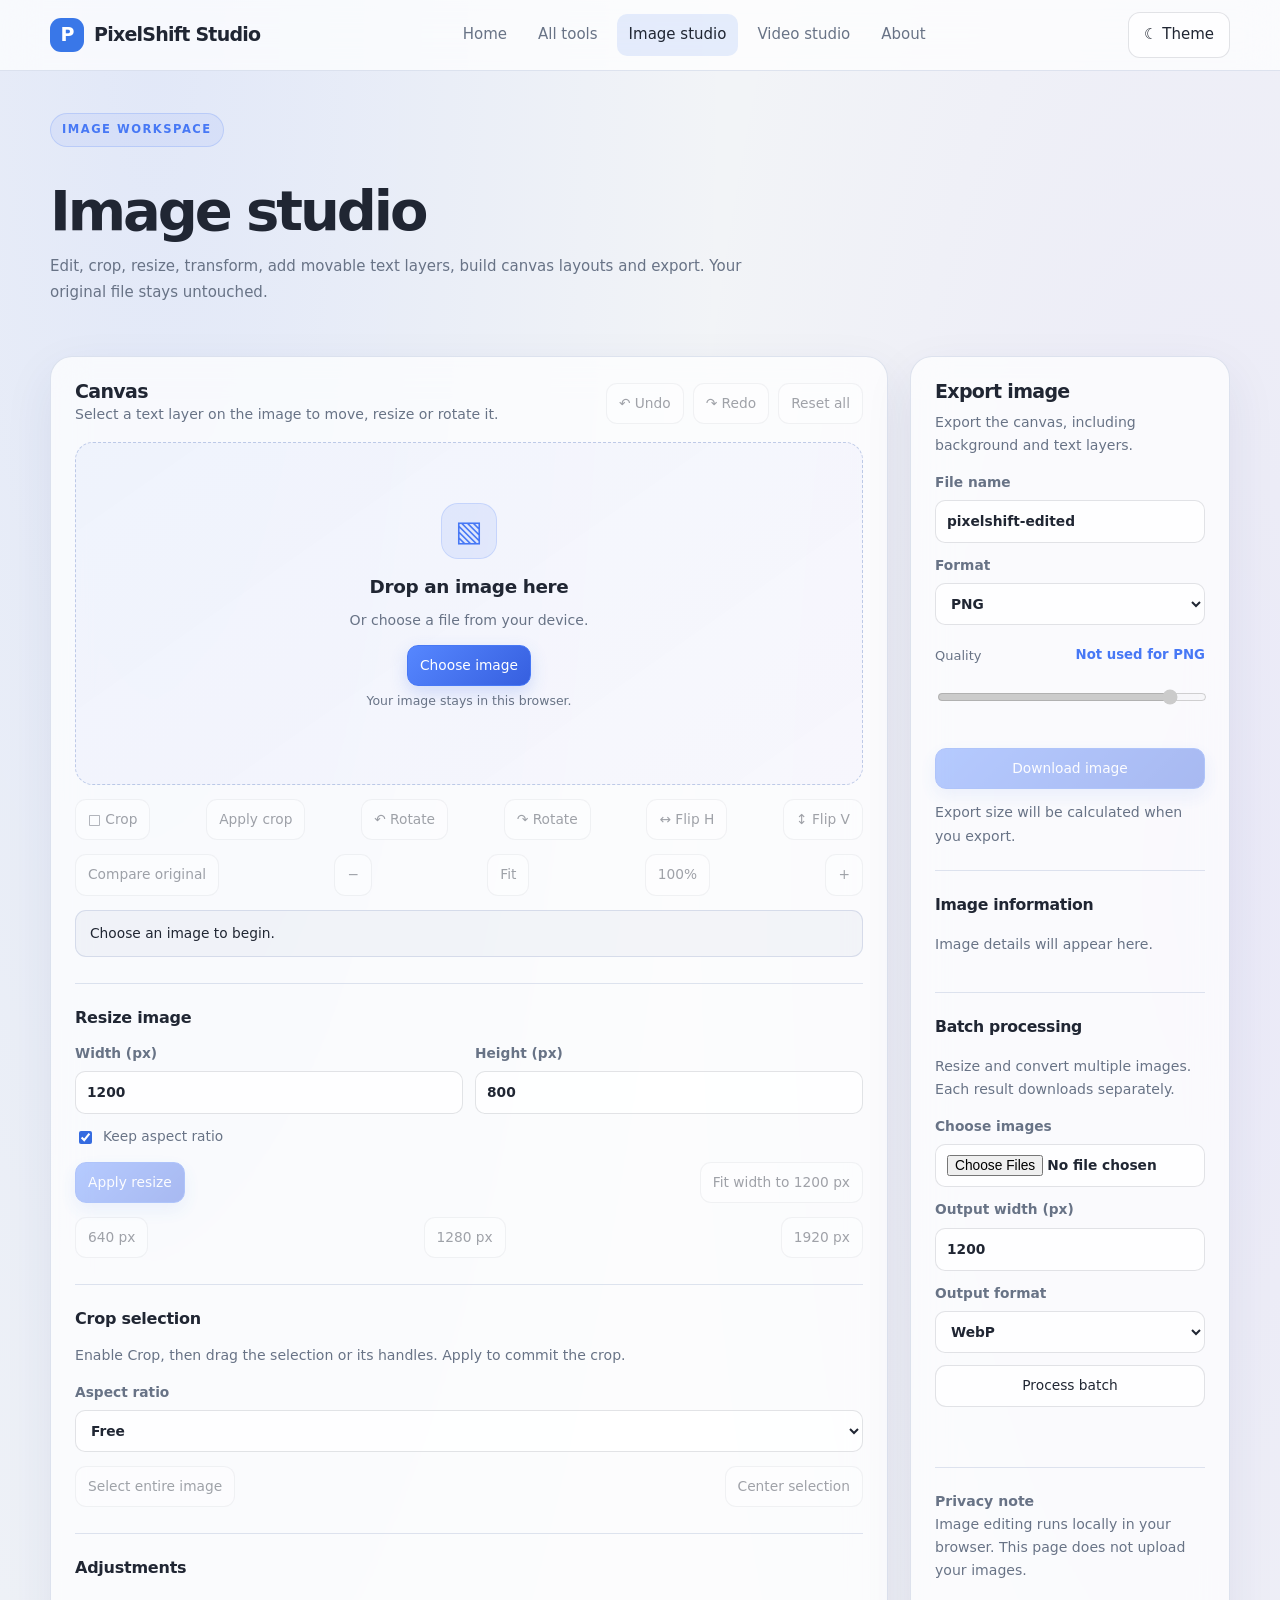
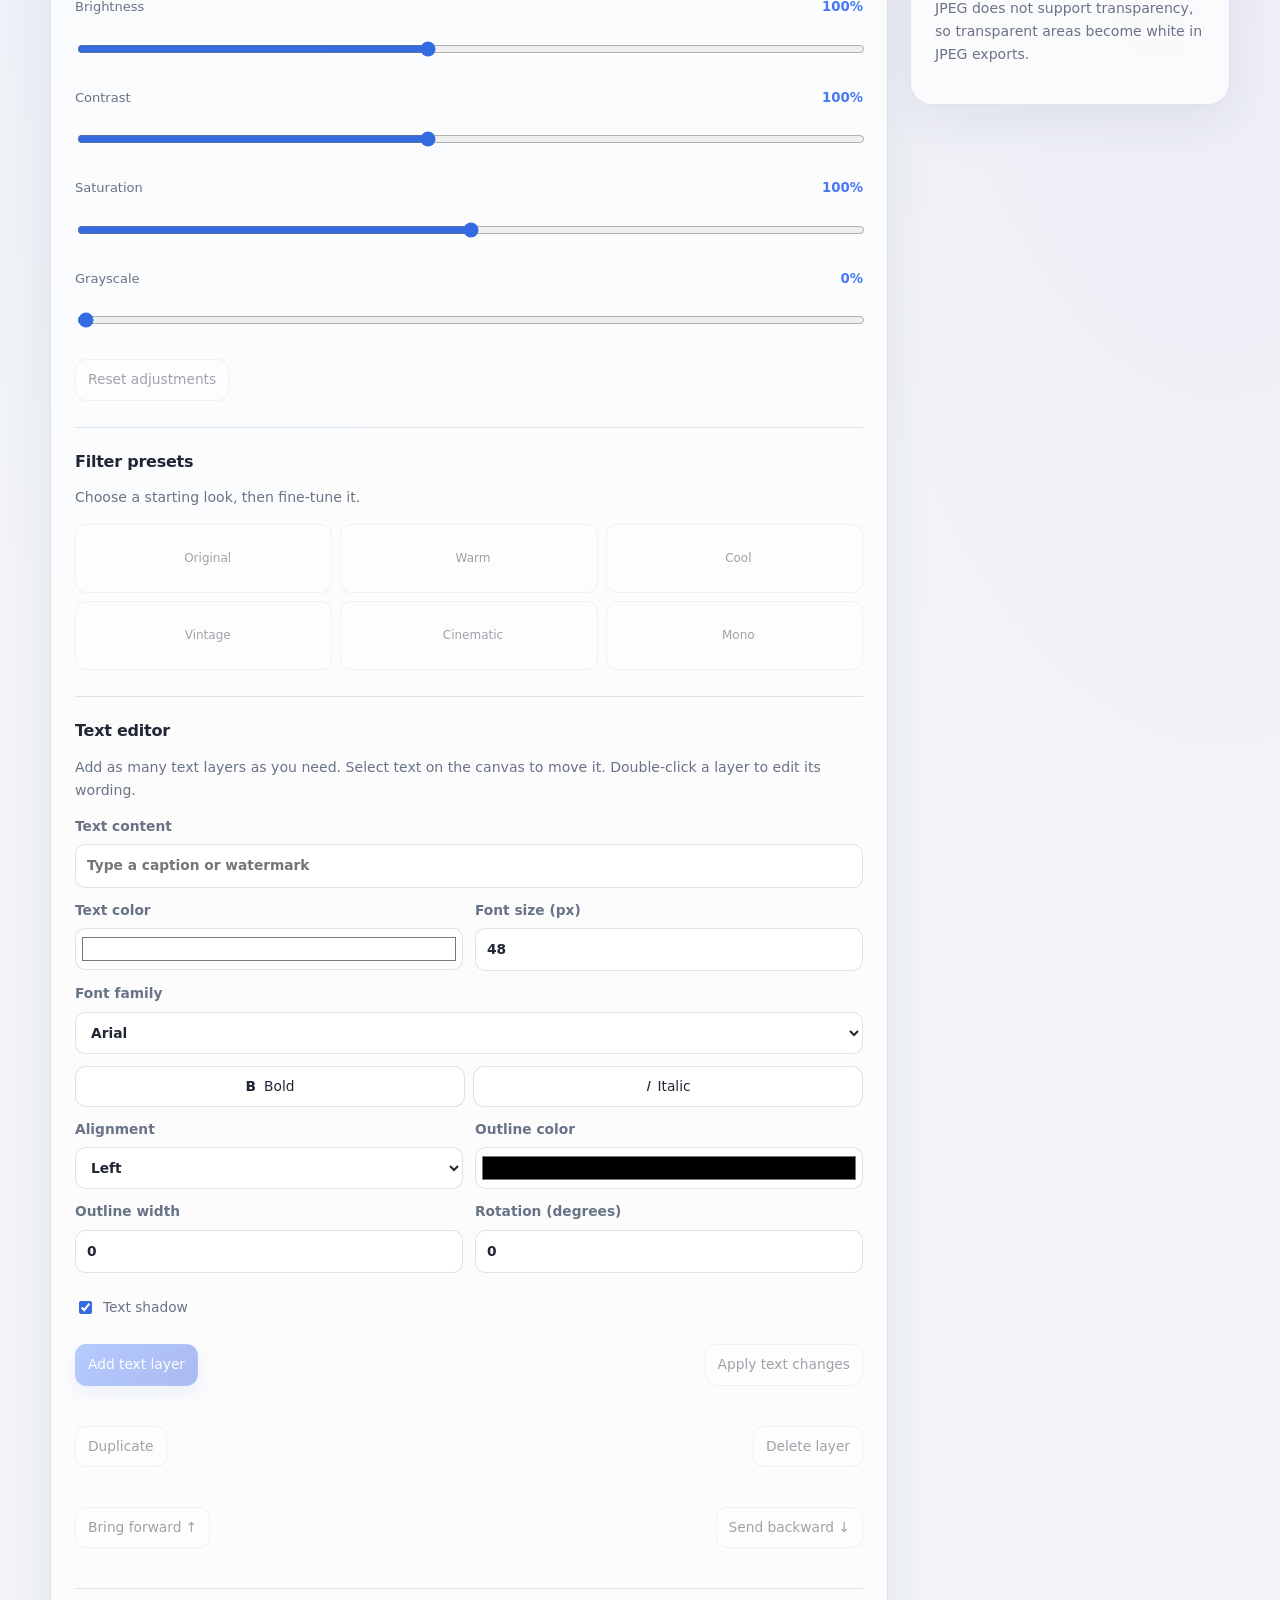
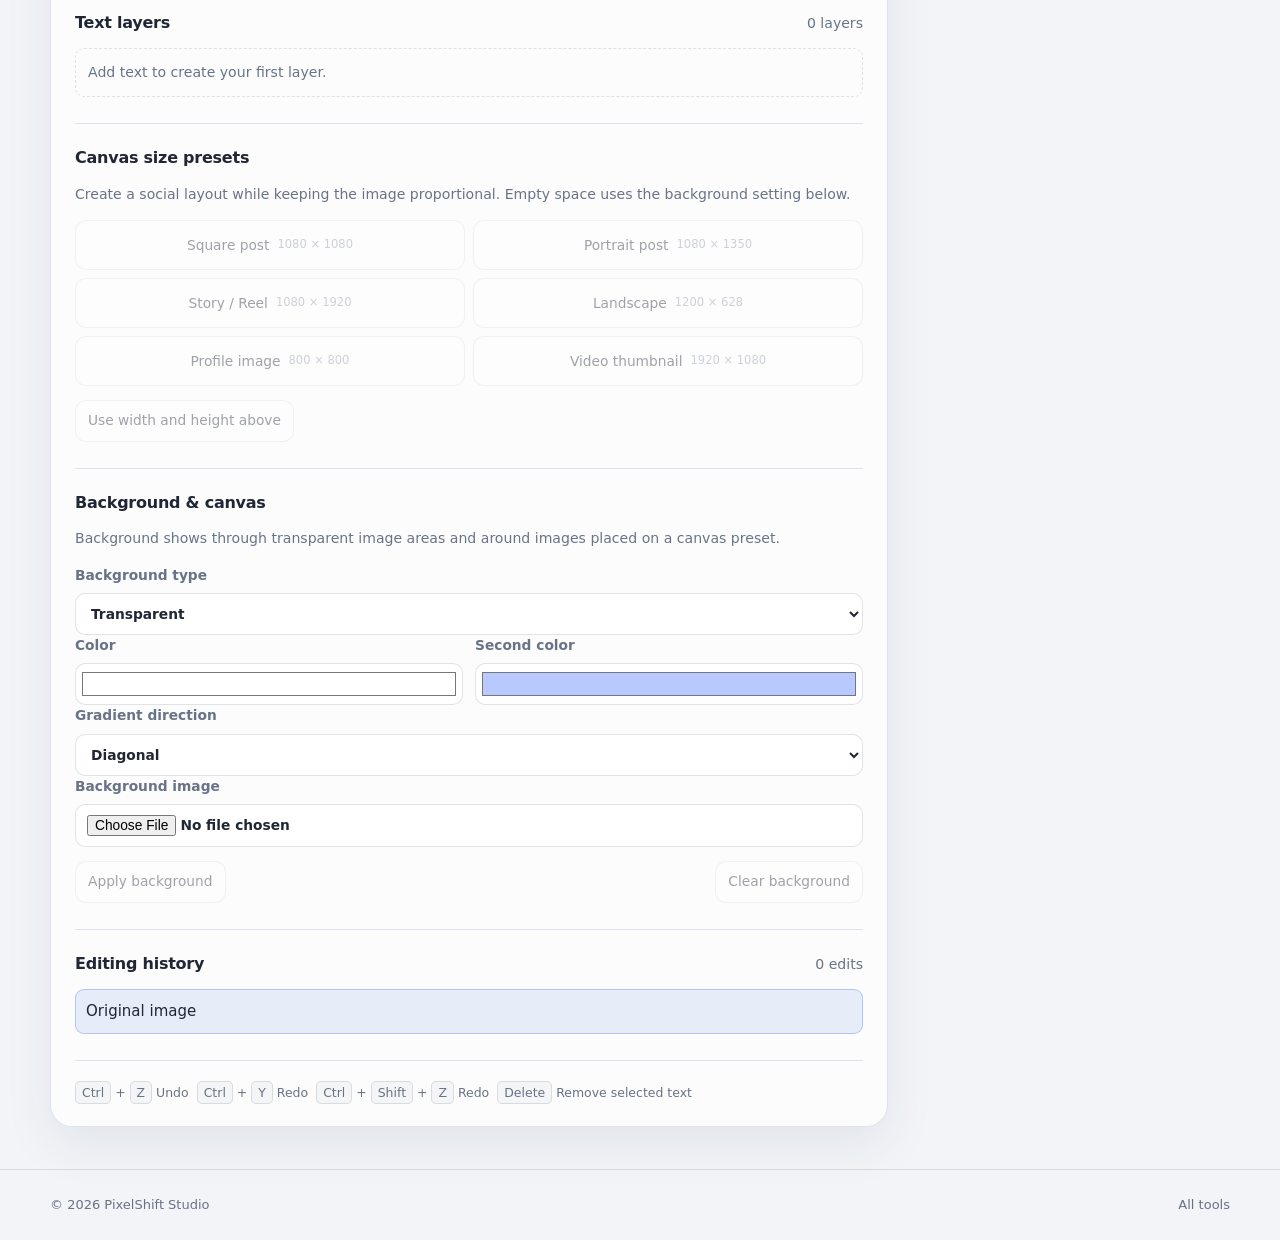
<file: studio.html>
<!DOCTYPE html>
<html lang="en">
<head>
<meta charset="UTF-8">
<meta name="viewport" content="width=device-width, initial-scale=1">
<meta name="theme-color" content="#f2f3f7">
<meta name="description" content="Edit images in PixelShift Studio. Crop, resize, adjust colours, add text layers, create social canvas layouts, and export images in your browser.">
<title>Image Studio | PixelShift Studio</title>
<link rel="stylesheet" href="style.css">
<style>
[hidden]{display:none!important}
:root{--studio-blue:#4778f5;--studio-blue-deep:#315fe0;--studio-glass:rgba(255,255,255,.72);--studio-glass-border:rgba(115,135,180,.22);--studio-shadow:0 18px 50px rgba(36,55,100,.08)}
html[data-theme="dark"]{--studio-glass:rgba(31,29,43,.78);--studio-glass-border:rgba(180,175,220,.14);--studio-shadow:0 18px 50px rgba(0,0,0,.2)}
body{background:radial-gradient(ellipse at 12% 0%,rgba(91,133,255,.11),transparent 36%),radial-gradient(ellipse at 95% 20%,rgba(138,104,255,.08),transparent 32%),var(--bg,#f3f4f8)}
.site-header{backdrop-filter:blur(18px);-webkit-backdrop-filter:blur(18px);background:var(--studio-glass);border-bottom:1px solid var(--studio-glass-border)}
.page-top{padding-top:42px;padding-bottom:28px}.page-top .eyebrow{display:inline-flex;align-items:center;gap:8px;padding:7px 11px;border:1px solid rgba(71,120,245,.2);border-radius:999px;background:rgba(71,120,245,.08);color:var(--studio-blue);font-size:.72rem;font-weight:800;letter-spacing:.13em}.page-top h1{font-size:clamp(2.2rem,5vw,3.5rem);letter-spacing:-.055em;line-height:1.05;margin:15px 0 12px}.page-top p{max-width:700px;line-height:1.75}
.editor-layout{display:grid;grid-template-columns:minmax(0,1fr) 320px;gap:22px;align-items:start;margin:8px 0 42px}.editor-card,.editor-sidebar{min-width:0;padding:clamp(14px,2vw,24px);border:1px solid var(--studio-glass-border);border-radius:22px;background:var(--studio-glass);box-shadow:var(--studio-shadow);backdrop-filter:blur(18px);-webkit-backdrop-filter:blur(18px)}
.editor-topbar,.editor-toolbar,.editor-actions,.editor-heading,.history-heading{display:flex;align-items:center;justify-content:space-between;gap:9px;flex-wrap:wrap}.editor-topbar{margin-bottom:16px}.editor-topbar h2,.editor-sidebar h2{letter-spacing:-.035em}.editor-toolbar{margin:14px 0}.editor-button,.preset-button{min-height:39px;padding:9px 12px;border:1px solid var(--border,rgba(120,130,155,.24));border-radius:11px;background:var(--surface,rgba(255,255,255,.32));color:var(--text,#222);cursor:pointer;font:inherit;font-size:.86rem;transition:transform .18s ease,border-color .18s ease,background .18s ease,box-shadow .18s ease}.editor-button:hover:not(:disabled),.preset-button:hover:not(:disabled){border-color:var(--studio-blue);box-shadow:0 5px 18px rgba(71,120,245,.12);transform:translateY(-1px)}.editor-button:disabled,.preset-button:disabled{opacity:.42;cursor:not-allowed;transform:none;box-shadow:none}.editor-button.primary{background:linear-gradient(135deg,#5687ff,#365fdf);border-color:#4778f5;color:#fff;box-shadow:0 7px 18px rgba(62,104,229,.2)}.editor-button.active,.preset-button.active{border-color:#5984df;background:rgba(76,120,222,.14);color:var(--text)}.editor-button:focus-visible,.preset-button:focus-visible{outline:2px solid #5984df;outline-offset:3px}.editor-muted{color:var(--muted,#777);font-size:.88rem;line-height:1.65}.editor-small{color:var(--muted,#777);font-size:.78rem;line-height:1.5}
.drop-zone{border:1.5px dashed rgba(86,120,190,.35);border-radius:18px;overflow:hidden;background:linear-gradient(145deg,rgba(91,132,245,.055),rgba(145,120,255,.035));transition:border-color .2s,background .2s}.drop-zone.dragging{border-color:var(--studio-blue);background:rgba(71,120,245,.12)}.drop-zone.has-file{border-style:solid;border-color:var(--studio-glass-border);background:transparent}.upload-symbol{width:56px;height:56px;display:grid;place-items:center;margin:0 auto 14px;border:1px solid rgba(71,120,245,.18);border-radius:17px;background:rgba(71,120,245,.1);color:var(--studio-blue);font-size:1.8rem}.drop-content h3{margin:0 0 7px;font-size:1.15rem}.drop-content p{margin:6px 0 13px}
.editor-viewport{min-height:320px;max-height:680px;padding:20px;display:flex;align-items:center;justify-content:center;overflow:auto;border:1px solid var(--studio-glass-border);border-radius:15px;background-color:var(--canvas-bg,#e9eaf0);background-image:linear-gradient(45deg,rgba(120,120,130,.09) 25%,transparent 25%),linear-gradient(-45deg,rgba(120,120,130,.09) 25%,transparent 25%),linear-gradient(45deg,transparent 75%,rgba(120,120,130,.09) 75%),linear-gradient(-45deg,transparent 75%,rgba(120,120,130,.09) 75%);background-size:20px 20px;background-position:0 0,0 10px,10px -10px,-10px 0}.editor-stage{position:relative;flex:0 0 auto;line-height:0;box-shadow:0 8px 28px rgba(0,0,0,.16);isolation:isolate;border-radius:2px}.editor-stage canvas{display:block;width:100%;height:100%}#textOverlayRoot{position:absolute;inset:0;z-index:4;pointer-events:none}.text-layer-overlay{pointer-events:auto;position:absolute;z-index:4;box-sizing:border-box;white-space:pre-wrap;overflow-wrap:anywhere;line-height:1.15;cursor:move;user-select:none;touch-action:none;transform-origin:center center;padding:2px;min-width:18px;min-height:18px}.text-layer-overlay.selected{outline:1px solid #3980ff;outline-offset:2px}.text-layer-overlay .layer-handle{position:absolute;width:10px;height:10px;border:1px solid #2467db;border-radius:3px;background:#fff;display:none;z-index:5}.text-layer-overlay.selected .layer-handle{display:block}.layer-handle.nw{left:-6px;top:-6px;cursor:nwse-resize}.layer-handle.ne{right:-6px;top:-6px;cursor:nesw-resize}.layer-handle.sw{left:-6px;bottom:-6px;cursor:nesw-resize}.layer-handle.se{right:-6px;bottom:-6px;cursor:nwse-resize}.layer-rotate{position:absolute;width:12px;height:12px;left:calc(50% - 6px);top:-24px;border-radius:50%;background:#3980ff;border:2px solid white;display:none;cursor:grab}.selected .layer-rotate{display:block}.crop-box{position:absolute;z-index:6;border:1px solid #fff;outline:1px solid rgba(0,0,0,.75);box-sizing:border-box;background:rgba(255,255,255,.025);cursor:move;touch-action:none}.crop-box:before,.crop-box:after{content:"";position:absolute;pointer-events:none;background:rgba(255,255,255,.7)}.crop-box:before{left:33.333%;top:0;bottom:0;width:1px}.crop-box:after{left:0;right:0;top:33.333%;height:1px}.crop-handle{position:absolute;width:12px;height:12px;border:1px solid #356be0;border-radius:3px;background:#fff;touch-action:none}.crop-handle.nw{left:-6px;top:-6px;cursor:nwse-resize}.crop-handle.n{left:calc(50% - 6px);top:-6px;cursor:ns-resize}.crop-handle.ne{right:-6px;top:-6px;cursor:nesw-resize}.crop-handle.e{right:-6px;top:calc(50% - 6px);cursor:ew-resize}.crop-handle.se{right:-6px;bottom:-6px;cursor:nwse-resize}.crop-handle.s{left:calc(50% - 6px);bottom:-6px;cursor:ns-resize}.crop-handle.sw{left:-6px;bottom:-6px;cursor:nesw-resize}.crop-handle.w{left:-6px;top:calc(50% - 6px);cursor:ew-resize}.editor-stage.crop-mode{cursor:crosshair}
.editor-status{margin-top:12px;padding:12px 14px;border:1px solid var(--studio-glass-border);border-radius:11px;background:rgba(110,125,160,.06);font-size:.86rem;line-height:1.55;overflow-wrap:anywhere}.editor-status.error{color:#d64c4c;background:rgba(214,76,76,.07)}.editor-section{margin-top:26px;padding-top:22px;border-top:1px solid var(--studio-glass-border)}.editor-section h3{margin:0 0 12px;font-size:1rem;letter-spacing:-.015em}.editor-section>p{margin-top:0}.editor-form{display:grid;grid-template-columns:repeat(2,minmax(0,1fr));gap:12px}.editor-form label,.editor-field{display:flex;flex-direction:column;gap:7px;min-width:0;font-size:.86rem;font-weight:550}.editor-form input:not([type=checkbox]):not([type=range]),.editor-form select,.editor-field input:not([type=range]),.editor-field select,.editor-field textarea{width:100%;min-width:0;padding:10px 11px;border:1px solid var(--border,rgba(120,130,155,.25));border-radius:10px;background:var(--surface,rgba(255,255,255,.3));color:var(--text);font:inherit;outline:none}.editor-form input:focus,.editor-form select:focus,.editor-field input:focus,.editor-field select:focus,.editor-field textarea:focus{border-color:var(--studio-blue);box-shadow:0 0 0 3px rgba(71,120,245,.12)}.editor-field textarea{resize:vertical}.editor-full{grid-column:1/-1}.editor-check{display:flex;align-items:center;gap:8px;font-size:.86rem;margin-top:12px}.editor-check input{accent-color:#356be0}.editor-range{display:grid;grid-template-columns:minmax(0,1fr) auto;gap:8px 12px;align-items:center;margin:16px 0}.editor-range input{grid-column:1/-1;width:100%;accent-color:#356be0}.editor-range output{font-variant-numeric:tabular-nums;color:var(--studio-blue);font-size:.83rem;font-weight:700}.preset-grid{display:grid;grid-template-columns:repeat(3,minmax(0,1fr));gap:8px}.preset-button{padding:9px 5px;min-width:0}.preset-swatch{display:block;height:42px;margin-bottom:7px;border-radius:8px;background:linear-gradient(135deg,#c8d8f4,#e2c6a8)}.preset-label{font-size:.75rem;display:block}.editor-stack{display:grid;gap:12px}.editor-info{display:grid;gap:9px}.editor-info-row{display:flex;justify-content:space-between;gap:12px;font-size:.83rem;padding-bottom:8px;border-bottom:1px solid var(--studio-glass-border)}.editor-info-row:last-child{border-bottom:0}.editor-info-row span:last-child{text-align:right;overflow-wrap:anywhere}.history-list,.layers-list{display:grid;gap:6px;margin-top:12px}.history-item,.layer-row{display:flex;align-items:center;justify-content:space-between;gap:8px;padding:10px;border:1px solid transparent;border-radius:9px;font:inherit;text-align:left;color:var(--text);background:transparent;cursor:pointer;min-width:0}.history-item:hover,.layer-row:hover{background:rgba(76,120,222,.07)}.history-item.current,.layer-row.selected{background:rgba(76,120,222,.12);border-color:rgba(76,120,222,.35)}.history-item small,.editor-small{color:var(--muted,#777);font-size:.78rem}.layer-name{overflow:hidden;text-overflow:ellipsis;white-space:nowrap}.layer-row button{padding:4px 8px;border:1px solid var(--border);border-radius:7px;background:transparent;color:inherit;cursor:pointer}.compare-wrap{display:flex;align-items:center;gap:8px;flex-wrap:wrap;margin-top:12px}.editor-divider{border:0;border-top:1px solid var(--studio-glass-border);margin:22px 0}.batch-list{display:grid;gap:10px;margin-top:14px}.batch-item{padding:12px;border:1px solid var(--studio-glass-border);border-radius:12px;overflow-wrap:anywhere;background:rgba(110,125,160,.04)}.batch-item progress{width:100%;accent-color:var(--studio-blue)}.editor-shortcuts{display:flex;flex-wrap:wrap;gap:8px;font-size:.78rem;color:var(--muted,#777)}kbd{padding:3px 6px;border:1px solid var(--border);border-radius:5px;background:rgba(120,130,155,.06);font:inherit}.editor-sidebar{position:sticky;top:16px}.editor-sidebar h2{margin-top:0}.editor-sidebar .editor-section:first-of-type{margin-top:0}.editor-batch-input{width:100%;font-size:.82rem}.text-style-row{display:flex;gap:8px;flex-wrap:wrap}.text-style-row .editor-button{flex:1}.text-style-row .editor-button.active{background:rgba(76,120,222,.18)}.color-input{height:42px;padding:4px!important}.canvas-preset-grid{display:grid;grid-template-columns:repeat(2,minmax(0,1fr));gap:8px}.canvas-preset-grid button{min-height:50px}.canvas-preset-grid small{font-size:.72rem;opacity:.75}.layer-empty{padding:12px;border:1px dashed var(--border);border-radius:9px}.editor-status strong{font-weight:650}
.editor-sidebar>h3{font-size:.98rem}.editor-sidebar .editor-button{width:100%}.editor-sidebar .editor-range{margin-top:8px}.editor-sidebar .editor-stack>.editor-button{width:100%}
@media(max-width:980px){.editor-layout{grid-template-columns:minmax(0,1fr)}.editor-sidebar{position:static}.editor-sidebar .editor-stack>.editor-button{width:auto}.editor-sidebar .editor-stack{grid-template-columns:repeat(2,minmax(0,1fr));align-items:end}.editor-sidebar .editor-stack>.editor-field:first-child,.editor-sidebar .editor-stack>.editor-field:nth-child(2),.editor-sidebar .editor-stack>.editor-field:nth-child(3),.editor-sidebar .editor-stack>.editor-field:nth-child(4),.editor-sidebar .editor-stack>.editor-field:nth-child(5),.editor-sidebar .editor-stack>.editor-button,.editor-sidebar .editor-stack>#batchStatus,.editor-sidebar .editor-stack>#batchResults{min-width:0}}
@media(max-width:600px){.page-top{padding-top:28px}.editor-layout{gap:14px}.editor-card,.editor-sidebar{padding:14px;border-radius:17px}.editor-viewport{min-height:230px;max-height:65vh;padding:10px}.editor-form{grid-template-columns:minmax(0,1fr)}.editor-full{grid-column:auto}.text-layer-overlay .layer-handle{width:14px;height:14px}.editor-topbar{align-items:flex-start}.editor-actions{width:100%}.editor-actions .editor-button{flex:1}.editor-toolbar{gap:7px}.editor-toolbar .editor-button{flex:1}.preset-grid{grid-template-columns:repeat(2,minmax(0,1fr))}.editor-sidebar .editor-stack{grid-template-columns:minmax(0,1fr)}.editor-sidebar .editor-stack>.editor-button{width:100%}.canvas-preset-grid{grid-template-columns:repeat(2,minmax(0,1fr))}.editor-shortcuts{line-height:1.9}}
@media(prefers-reduced-motion:reduce){*,*::before,*::after{scroll-behavior:auto!important;transition:none!important;animation:none!important}}
</style>
</head>
<body>
<header class="site-header"><div class="container nav"><a class="brand" href="index.html"><span class="brand-mark">P</span> PixelShift Studio</a><button class="menu-toggle" id="menuToggle" type="button" aria-label="Toggle navigation" aria-expanded="false">☰</button><nav class="nav-links" id="navLinks"><a href="index.html">Home</a><a href="tools.html">All tools</a><a class="active" href="studio.html">Image studio</a><a href="video.html">Video studio</a><a href="about.html">About</a></nav><div class="nav-actions"><button id="themeToggle" type="button">☾ Theme</button></div></div></header>
<main class="container"><section class="page-top"><span class="eyebrow">IMAGE WORKSPACE</span><h1>Image studio</h1><p>Edit, crop, resize, transform, add movable text layers, build canvas layouts and export. Your original file stays untouched.</p></section>
<div class="editor-layout"><section class="glass panel editor-card">
<div class="editor-topbar"><div><h2 style="margin:0">Canvas</h2><small class="editor-muted">Select a text layer on the image to move, resize or rotate it.</small></div><div class="editor-actions"><button class="editor-button" id="undoButton" disabled>↶ Undo</button><button class="editor-button" id="redoButton" disabled>↷ Redo</button><button class="editor-button" id="resetButton" disabled>Reset all</button></div></div>
<div class="drop-zone" id="dropZone"><input id="imageInput" type="file" accept="image/*" hidden><div class="drop-content" id="uploadContent" style="text-align:center;padding:38px 12px"><div class="upload-symbol" aria-hidden="true">▧</div><h3>Drop an image here</h3><p class="editor-muted">Or choose a file from your device.</p><button class="editor-button primary" id="chooseImage" type="button">Choose image</button><p class="editor-small">Your image stays in this browser.</p></div><div id="previewContent" hidden><div class="editor-viewport" id="editorViewport"><div class="editor-stage" id="editorStage"><canvas id="imageCanvas" aria-label="Edited image preview"></canvas><div id="textOverlayRoot"></div><div class="crop-box" id="cropBox" hidden><span class="crop-handle nw" data-handle="nw"></span><span class="crop-handle n" data-handle="n"></span><span class="crop-handle ne" data-handle="ne"></span><span class="crop-handle e" data-handle="e"></span><span class="crop-handle se" data-handle="se"></span><span class="crop-handle s" data-handle="s"></span><span class="crop-handle sw" data-handle="sw"></span><span class="crop-handle w" data-handle="w"></span></div></div></div><div class="editor-topbar" style="margin:12px 0 0"><small id="previewCaption" class="editor-muted"></small><small id="zoomLabel" class="editor-muted">100%</small></div></div></div>
<div class="editor-toolbar"><button class="editor-button" id="cropToggle" disabled>□ Crop</button><button class="editor-button" id="applyCrop" disabled>Apply crop</button><button class="editor-button" id="rotateLeft" disabled>↶ Rotate</button><button class="editor-button" id="rotateRight" disabled>↷ Rotate</button><button class="editor-button" id="flipH" disabled>↔ Flip H</button><button class="editor-button" id="flipV" disabled>↕ Flip V</button></div>
<div class="editor-toolbar"><button class="editor-button" id="compareButton" disabled>Compare original</button><button class="editor-button" id="zoomOut" disabled>−</button><button class="editor-button" id="zoomFit" disabled>Fit</button><button class="editor-button" id="zoomActual" disabled>100%</button><button class="editor-button" id="zoomIn" disabled>+</button></div><div class="editor-status" id="imageStatus" role="status" aria-live="polite">Choose an image to begin.</div>
<section class="editor-section"><h3>Resize image</h3><div class="editor-form"><label>Width (px)<input type="number" id="resizeWidth" min="1" max="12000" value="1200"></label><label>Height (px)<input type="number" id="resizeHeight" min="1" max="12000" value="800"></label></div><label class="editor-check"><input type="checkbox" id="keepRatio" checked> Keep aspect ratio</label><div class="editor-toolbar"><button class="editor-button primary" id="applyResize" disabled>Apply resize</button><button class="editor-button" id="fitImage" disabled>Fit width to 1200 px</button></div><div class="editor-toolbar"><button class="editor-button resize-preset" data-width="640" disabled>640 px</button><button class="editor-button resize-preset" data-width="1280" disabled>1280 px</button><button class="editor-button resize-preset" data-width="1920" disabled>1920 px</button></div></section>
<section class="editor-section"><h3>Crop selection</h3><p class="editor-muted">Enable Crop, then drag the selection or its handles. Apply to commit the crop.</p><label class="editor-field">Aspect ratio<select id="cropRatio"><option value="free">Free</option><option value="1:1">Square 1:1</option><option value="4:3">4:3</option><option value="16:9">16:9</option><option value="3:4">Portrait 3:4</option><option value="9:16">Portrait 9:16</option></select></label><div class="editor-toolbar"><button class="editor-button" id="selectAllCrop" disabled>Select entire image</button><button class="editor-button" id="centerCrop" disabled>Center selection</button></div></section>
<section class="editor-section" id="adjustments"><h3>Adjustments</h3><div class="editor-range"><label for="brightness">Brightness</label><output id="brightnessValue">100%</output><input id="brightness" type="range" min="20" max="200" value="100"></div><div class="editor-range"><label for="contrast">Contrast</label><output id="contrastValue">100%</output><input id="contrast" type="range" min="20" max="200" value="100"></div><div class="editor-range"><label for="saturation">Saturation</label><output id="saturationValue">100%</output><input id="saturation" type="range" min="0" max="200" value="100"></div><div class="editor-range"><label for="grayscale">Grayscale</label><output id="grayscaleValue">0%</output><input id="grayscale" type="range" min="0" max="100" value="0"></div><button class="editor-button" id="resetFilters" disabled>Reset adjustments</button></section>
<section class="editor-section"><h3>Filter presets</h3><p class="editor-muted">Choose a starting look, then fine-tune it.</p><div class="preset-grid"><button class="preset-button" data-preset="original" disabled><span class="preset-swatch"></span><span class="preset-label">Original</span></button><button class="preset-button" data-preset="warm" disabled><span class="preset-swatch" style="background:linear-gradient(135deg,#edc18e,#a95e36)"></span><span class="preset-label">Warm</span></button><button class="preset-button" data-preset="cool" disabled><span class="preset-swatch" style="background:linear-gradient(135deg,#b4d8ed,#536e9c)"></span><span class="preset-label">Cool</span></button><button class="preset-button" data-preset="vintage" disabled><span class="preset-swatch" style="background:linear-gradient(135deg,#e6cda3,#88715c)"></span><span class="preset-label">Vintage</span></button><button class="preset-button" data-preset="cinematic" disabled><span class="preset-swatch" style="background:linear-gradient(135deg,#7b9688,#30384b)"></span><span class="preset-label">Cinematic</span></button><button class="preset-button" data-preset="mono" disabled><span class="preset-swatch" style="background:linear-gradient(135deg,#eee,#555)"></span><span class="preset-label">Mono</span></button></div></section>
<section class="editor-section" id="textTools"><h3>Text editor</h3><p class="editor-muted">Add as many text layers as you need. Select text on the canvas to move it. Double-click a layer to edit its wording.</p><div class="editor-stack"><label class="editor-field">Text content<input id="overlayText" type="text" maxlength="240" placeholder="Type a caption or watermark"></label><div class="editor-form"><label>Text color<input id="overlayColor" class="color-input" type="color" value="#ffffff"></label><label>Font size (px)<input id="overlaySize" type="number" min="8" max="500" value="48"></label></div><label class="editor-field">Font family<select id="overlayFont"><option value="Arial, sans-serif">Arial</option><option value="Georgia, serif">Georgia</option><option value="'Times New Roman', serif">Times New Roman</option><option value="Verdana, sans-serif">Verdana</option><option value="'Trebuchet MS', sans-serif">Trebuchet MS</option><option value="'Courier New', monospace">Courier New</option></select></label><div class="text-style-row"><button class="editor-button" id="textBold" type="button" aria-pressed="false"><strong>B</strong> Bold</button><button class="editor-button" id="textItalic" type="button" aria-pressed="false"><em>I</em> Italic</button></div><div class="editor-form"><label>Alignment<select id="overlayAlign"><option value="left">Left</option><option value="center">Center</option><option value="right">Right</option></select></label><label>Outline color<input id="overlayOutlineColor" class="color-input" type="color" value="#000000"></label></div><div class="editor-form"><label>Outline width<input id="overlayOutlineWidth" type="number" min="0" max="20" value="0"></label><label>Rotation (degrees)<input id="overlayRotation" type="number" min="-180" max="180" value="0"></label></div><label class="editor-check"><input id="overlayShadow" type="checkbox" checked> Text shadow</label><div class="editor-toolbar"><button class="editor-button primary" id="addText" disabled>Add text layer</button><button class="editor-button" id="updateText" disabled>Apply text changes</button></div><div class="editor-toolbar"><button class="editor-button" id="duplicateText" disabled>Duplicate</button><button class="editor-button" id="deleteText" disabled>Delete layer</button></div><div class="editor-toolbar"><button class="editor-button" id="layerUp" disabled>Bring forward ↑</button><button class="editor-button" id="layerDown" disabled>Send backward ↓</button></div></div><div class="editor-section"><div class="history-heading"><h3 style="margin:0">Text layers</h3><small class="editor-muted" id="layerCount">0 layers</small></div><div id="layersList" class="layers-list"><div class="layer-empty editor-muted">Add text to create your first layer.</div></div></div></section>
<section class="editor-section"><h3>Canvas size presets</h3><p class="editor-muted">Create a social layout while keeping the image proportional. Empty space uses the background setting below.</p><div class="canvas-preset-grid"><button class="editor-button canvas-preset" data-w="1080" data-h="1080" disabled>Square post<br><small>1080 × 1080</small></button><button class="editor-button canvas-preset" data-w="1080" data-h="1350" disabled>Portrait post<br><small>1080 × 1350</small></button><button class="editor-button canvas-preset" data-w="1080" data-h="1920" disabled>Story / Reel<br><small>1080 × 1920</small></button><button class="editor-button canvas-preset" data-w="1200" data-h="628" disabled>Landscape<br><small>1200 × 628</small></button><button class="editor-button canvas-preset" data-w="800" data-h="800" disabled>Profile image<br><small>800 × 800</small></button><button class="editor-button canvas-preset" data-w="1920" data-h="1080" disabled>Video thumbnail<br><small>1920 × 1080</small></button></div><div class="editor-toolbar"><button class="editor-button" id="applyCustomCanvas" disabled>Use width and height above</button></div></section>
<section class="editor-section"><h3>Background & canvas</h3><p class="editor-muted">Background shows through transparent image areas and around images placed on a canvas preset.</p><label class="editor-field">Background type<select id="backgroundType"><option value="transparent">Transparent</option><option value="solid">Solid color</option><option value="gradient">Gradient</option><option value="image">Image</option></select></label><div class="editor-form"><label>Color<input id="backgroundColor" class="color-input" type="color" value="#ffffff"></label><label>Second color<input id="backgroundColor2" class="color-input" type="color" value="#b7c9ff"></label></div><label class="editor-field">Gradient direction<select id="backgroundDirection"><option value="diagonal">Diagonal</option><option value="vertical">Vertical</option><option value="horizontal">Horizontal</option></select></label><label class="editor-field">Background image<input id="backgroundImageInput" type="file" accept="image/*"></label><div class="editor-toolbar"><button class="editor-button" id="applyBackground" disabled>Apply background</button><button class="editor-button" id="resetBackground" disabled>Clear background</button></div></section>
<section class="editor-section" id="historySection"><div class="history-heading"><h3 style="margin:0">Editing history</h3><small class="editor-muted" id="historyCount">0 edits</small></div><div id="historyList" class="history-list"><p class="editor-muted">Your edits will appear here.</p></div></section><div class="editor-section editor-shortcuts"><span><kbd>Ctrl</kbd> + <kbd>Z</kbd> Undo</span><span><kbd>Ctrl</kbd> + <kbd>Y</kbd> Redo</span><span><kbd>Ctrl</kbd> + <kbd>Shift</kbd> + <kbd>Z</kbd> Redo</span><span><kbd>Delete</kbd> Remove selected text</span></div>
</section>
<aside class="glass panel editor-sidebar"><h2>Export image</h2><p class="editor-muted">Export the canvas, including background and text layers.</p><div class="editor-stack"><label class="editor-field">File name<input id="outputName" value="pixelshift-edited" maxlength="100"></label><label class="editor-field">Format<select id="outputFormat"><option value="image/png">PNG</option><option value="image/jpeg">JPEG</option><option value="image/webp">WebP</option></select></label><div class="editor-range"><label for="quality">Quality</label><output id="qualityValue">90%</output><input id="quality" type="range" min="10" max="100" value="90"></div><button class="editor-button primary" id="downloadImage" disabled>Download image</button><small class="editor-muted" id="exportEstimate">Export size will be calculated when you export.</small></div><hr class="editor-divider"><h3>Image information</h3><div class="editor-info" id="imageInfo"><p class="editor-muted">Image details will appear here.</p></div><hr class="editor-divider"><h3>Batch processing</h3><p class="editor-muted">Resize and convert multiple images. Each result downloads separately.</p><div class="editor-stack"><label class="editor-field">Choose images<input class="editor-batch-input" id="batchInput" type="file" accept="image/*" multiple></label><label class="editor-field">Output width (px)<input id="batchWidth" type="number" min="1" max="12000" value="1200"></label><label class="editor-field">Output format<select id="batchFormat"><option value="image/webp">WebP</option><option value="image/jpeg">JPEG</option><option value="image/png">PNG</option></select></label><button class="editor-button" id="batchProcess">Process batch</button><div id="batchStatus" class="editor-muted" role="status" aria-live="polite"></div><div id="batchResults" class="batch-list"></div></div><hr class="editor-divider"><div class="editor-muted"><strong>Privacy note</strong><p>Image editing runs locally in your browser. This page does not upload your images.</p><p>JPEG does not support transparency, so transparent areas become white in JPEG exports.</p></div></aside></div></main>
<footer class="footer"><div class="container footer-inner"><span>© <span id="year"></span> PixelShift Studio</span><a href="tools.html">All tools</a></div></footer>
<script>
(() => {
'use strict';
const $ = id => document.getElementById(id), root = document.documentElement;
try { const t = localStorage.getItem('pixelshift-theme'); if(t==='dark'||t==='light') root.dataset.theme=t; } catch(_){}
$('themeToggle').addEventListener('click',()=>{const t=root.dataset.theme==='dark'?'light':'dark';root.dataset.theme=t;try{localStorage.setItem('pixelshift-theme',t)}catch(_){}});
$('menuToggle').addEventListener('click',()=>{const o=$('navLinks').classList.toggle('open');$('menuToggle').setAttribute('aria-expanded',String(o))});$('year').textContent=new Date().getFullYear();
const input=$('imageInput'),zone=$('dropZone'),upload=$('uploadContent'),preview=$('previewContent'),canvas=$('imageCanvas'),ctx=canvas.getContext('2d'),stage=$('editorStage'),viewport=$('editorViewport'),cropBox=$('cropBox'),overlayRoot=$('textOverlayRoot'),status=$('imageStatus');
const MAX=12000,HISTORY_LIMIT=50;let sourceImage=null,sourceFile=null,sourceName='image',sourceURL=null,backgroundImage=null,backgroundURL=null,zoom=1,compareOriginal=false,cropEnabled=false,cropSelection={x:.1,y:.1,w:.8,h:.8},cropDrag=null,layerDrag=null,selectedLayerId=null,undoStack=[],redoStack=[],adjustBefore=null,adjustDirty=false,rendering=false;
let state={ops:[],texts:[],background:{type:'transparent',color:'#ffffff',color2:'#b7c9ff',direction:'diagonal'},canvasSize:null};
const initialAdjust={brightness:100,contrast:100,saturation:100,grayscale:0};
const presets={original:{...initialAdjust},warm:{brightness:103,contrast:105,saturation:115,grayscale:0},cool:{brightness:100,contrast:105,saturation:90,grayscale:0},vintage:{brightness:105,contrast:85,saturation:75,grayscale:0},cinematic:{brightness:95,contrast:120,saturation:80,grayscale:0},mono:{brightness:100,contrast:110,saturation:100,grayscale:100}};
const toolIds=['cropToggle','applyCrop','rotateLeft','rotateRight','flipH','flipV','applyResize','fitImage','downloadImage','undoButton','redoButton','resetButton','compareButton','zoomOut','zoomFit','zoomActual','zoomIn','selectAllCrop','centerCrop','resetFilters','addText','updateText','duplicateText','deleteText','layerUp','layerDown','applyCustomCanvas','applyBackground','resetBackground'];
function message(s,error=false){status.textContent=s;status.classList.toggle('error',error)}
function enableTools(on){toolIds.forEach(id=>{if($(id))$(id).disabled=!on});document.querySelectorAll('[data-preset],.resize-preset,.canvas-preset').forEach(b=>b.disabled=!on)}
function clone(v){return JSON.parse(JSON.stringify(v))}function snapshot(){return clone(state)}function same(a,b){return JSON.stringify(a)===JSON.stringify(b)}
function updateUndoButtons(){$('undoButton').disabled=!sourceImage||!undoStack.length;$('redoButton').disabled=!sourceImage||!redoStack.length;$('resetButton').disabled=!sourceImage}
function commit(before,label){if(!before||same(before,state))return;undoStack.push({state:before,label});if(undoStack.length>HISTORY_LIMIT)undoStack.shift();redoStack=[];updateHistory();updateUndoButtons()}
function edit(label,fn){if(!sourceImage)return;const before=snapshot();try{fn();if(!same(before,state)){compareOriginal=false;commit(before,label);syncControls();renderPreview();message(label+'.')}}catch(e){message(e.message||'That edit could not be applied.',true)}}
function undo(){if(!undoStack.length)return;redoStack.push({state:snapshot(),label:undoStack[undoStack.length-1].label});state=clone(undoStack.pop().state);selectedLayerId=state.texts.some(t=>t.id===selectedLayerId)?selectedLayerId:null;compareOriginal=false;syncControls();renderPreview();updateHistory();updateUndoButtons();message('Undo complete.')}
function redo(){if(!redoStack.length)return;undoStack.push({state:snapshot(),label:redoStack[redoStack.length-1].label});state=clone(redoStack.pop().state);selectedLayerId=state.texts.some(t=>t.id===selectedLayerId)?selectedLayerId:null;compareOriginal=false;syncControls();renderPreview();updateHistory();updateUndoButtons();message('Redo complete.')}
$('undoButton').addEventListener('click',undo);$('redoButton').addEventListener('click',redo);
document.addEventListener('keydown',e=>{const k=e.key.toLowerCase();if((e.ctrlKey||e.metaKey)&&k==='z'){e.preventDefault();e.shiftKey?redo():undo();return}if((e.ctrlKey||e.metaKey)&&k==='y'){e.preventDefault();redo();return}if((e.key==='Delete'||e.key==='Backspace')&&selectedLayerId&&!['INPUT','TEXTAREA','SELECT'].includes(document.activeElement.tagName)){e.preventDefault();deleteSelectedLayer()}});
function bytes(n){if(!Number.isFinite(n))return'Unknown';if(n<1024)return n+' B';if(n<1048576)return(n/1024).toFixed(1)+' KB';return(n/1048576).toFixed(2)+' MB'}function makeCanvas(w,h){const c=document.createElement('canvas');c.width=Math.max(1,Math.round(w));c.height=Math.max(1,Math.round(h));return c}function valid(w,h){return Number.isFinite(w)&&Number.isFinite(h)&&w>=1&&h>=1&&w<=MAX&&h<=MAX&&w*h<=80000000}
function rotateCanvas(src,degrees,fh=false,fv=false){const a=degrees*Math.PI/180,co=Math.cos(a),si=Math.sin(a),w=Math.ceil(Math.abs(src.width*co)+Math.abs(src.height*si)),h=Math.ceil(Math.abs(src.width*si)+Math.abs(src.height*co));if(!valid(w,h))throw Error('The transformed image would be too large.');const out=makeCanvas(w,h),c=out.getContext('2d');c.translate(w/2,h/2);c.rotate(a);c.scale(fh?-1:1,fv?-1:1);c.drawImage(src,-src.width/2,-src.height/2);return out}
function cropCanvas(src,o){const x=Math.max(0,Math.min(src.width-1,Math.round(o.x*src.width))),y=Math.max(0,Math.min(src.height-1,Math.round(o.y*src.height))),r=Math.max(x+1,Math.min(src.width,Math.round((o.x+o.w)*src.width))),b=Math.max(y+1,Math.min(src.height,Math.round((o.y+o.h)*src.height))),w=r-x,h=b-y;if(!valid(w,h))throw Error('Invalid crop dimensions.');const out=makeCanvas(w,h);out.getContext('2d').drawImage(src,x,y,w,h,0,0,w,h);return out}
function resizeCanvas(src,w,h){if(!valid(w,h))throw Error('Image dimensions must be between 1 and 12000 pixels and under 80 megapixels.');const out=makeCanvas(w,h),c=out.getContext('2d');c.imageSmoothingEnabled=true;c.imageSmoothingQuality='high';c.drawImage(src,0,0,w,h);return out}
function adjustCanvas(src,o){const out=makeCanvas(src.width,src.height),c=out.getContext('2d');c.filter=`brightness(${o.brightness}%) contrast(${o.contrast}%) saturate(${o.saturation}%) grayscale(${o.grayscale}%)`;c.drawImage(src,0,0);c.filter='none';return out}
function canvasFrame(src,o){if(!valid(o.width,o.height))throw Error('Canvas dimensions are too large.');const out=makeCanvas(o.width,o.height),c=out.getContext('2d');const scale=Math.min(o.width/src.width,o.height/src.height),w=src.width*scale,h=src.height*scale;c.drawImage(src,(o.width-w)/2,(o.height-h)/2,w,h);return out}
function drawBackground(c,w,h,background){if(background.type==='solid'){c.fillStyle=background.color;c.fillRect(0,0,w,h)}else if(background.type==='gradient'){let g;if(background.direction==='vertical')g=c.createLinearGradient(0,0,0,h);else if(background.direction==='horizontal')g=c.createLinearGradient(0,0,w,0);else g=c.createLinearGradient(0,0,w,h);g.addColorStop(0,background.color);g.addColorStop(1,background.color2);c.fillStyle=g;c.fillRect(0,0,w,h)}else if(background.type==='image'&&backgroundImage){const scale=Math.max(w/backgroundImage.naturalWidth,h/backgroundImage.naturalHeight),bw=backgroundImage.naturalWidth*scale,bh=backgroundImage.naturalHeight*scale;c.drawImage(backgroundImage,(w-bw)/2,(h-bh)/2,bw,bh)}}
function drawTextLayer(c,t,w,h){const x=t.x*w,y=t.y*h,size=Math.max(8,Math.min(500,t.size)),fontStyle=(t.italic?'italic ':'')+(t.bold?'700 ':'400 ')+size+'px '+t.font;c.save();c.translate(x,y);c.rotate((t.rotation||0)*Math.PI/180);c.font=fontStyle;c.textAlign=t.align||'left';c.textBaseline='middle';c.lineJoin='round';c.lineWidth=Math.max(0,Number(t.outlineWidth)||0);if(t.shadow){c.shadowColor='rgba(0,0,0,.72)';c.shadowBlur=Math.max(2,size*.12);c.shadowOffsetX=1;c.shadowOffsetY=2}const lines=String(t.text).split('\n'),lineHeight=size*1.18;lines.forEach((line,i)=>{const yy=(i-(lines.length-1)/2)*lineHeight;if(t.outlineWidth>0){c.strokeStyle=t.outlineColor||'#000';c.strokeText(line,0,yy)}c.fillStyle=t.color||'#fff';c.fillText(line,0,yy)});c.restore()}
function renderBase(){if(!sourceImage)return null;let cur=makeCanvas(sourceImage.naturalWidth,sourceImage.naturalHeight);cur.getContext('2d').drawImage(sourceImage,0,0);for(const op of state.ops){if(op.type==='rotate')cur=rotateCanvas(cur,op.degrees);else if(op.type==='flip')cur=rotateCanvas(cur,0,op.horizontal,op.vertical);else if(op.type==='crop')cur=cropCanvas(cur,op);else if(op.type==='resize')cur=resizeCanvas(cur,op.width,op.height);else if(op.type==='adjust')cur=adjustCanvas(cur,op);else if(op.type==='frame')cur=canvasFrame(cur,op)}return cur}
function renderOutput(includeTexts=true,forCompare=false){let base;if(forCompare){base=makeCanvas(sourceImage.naturalWidth,sourceImage.naturalHeight);base.getContext('2d').drawImage(sourceImage,0,0)}else base=renderBase();if(!base)return null;const out=makeCanvas(base.width,base.height),c=out.getContext('2d');if(!forCompare)drawBackground(c,out.width,out.height,state.background);c.drawImage(base,0,0);if(includeTexts&&!forCompare)state.texts.forEach(t=>drawTextLayer(c,t,out.width,out.height));if($('outputFormat').value==='image/jpeg'){/* JPEG white matte is applied only during export. */}return out}
function fitStage(){if(!canvas.width||preview.hidden)return;const availW=Math.max(100,viewport.clientWidth-20),availH=Math.min(620,Math.max(230,window.innerHeight*.65)),fit=Math.min(availW/canvas.width,availH/canvas.height,1),scale=Math.min(2,fit*zoom);stage.style.width=Math.max(1,Math.round(canvas.width*scale))+'px';stage.style.height=Math.max(1,Math.round(canvas.height*scale))+'px';$('zoomLabel').textContent=Math.round(scale*100)+'%';renderTextOverlays()}
function syncCropBox(){cropBox.style.left=cropSelection.x*100+'%';cropBox.style.top=cropSelection.y*100+'%';cropBox.style.width=cropSelection.w*100+'%';cropBox.style.height=cropSelection.h*100+'%';cropBox.hidden=!cropEnabled||!sourceImage;stage.classList.toggle('crop-mode',cropEnabled)}
function renderTextOverlays(){overlayRoot.replaceChildren();if(!sourceImage||!canvas.width||compareOriginal)return;const sx=stage.clientWidth/canvas.width,sy=stage.clientHeight/canvas.height;state.texts.forEach(t=>{const el=document.createElement('div');el.className='text-layer-overlay'+(t.id===selectedLayerId?' selected':'');el.dataset.layerId=t.id;el.textContent=t.text;el.style.left=(t.x*canvas.width*sx)+'px';el.style.top=(t.y*canvas.height*sy)+'px';el.style.transform=`translate(-${t.align==='center'?50:t.align==='right'?100:0}%, -50%) rotate(${t.rotation||0}deg)`;el.style.color=t.color;el.style.fontFamily=t.font;el.style.fontSize=(t.size*sx)+'px';el.style.fontWeight=t.bold?'700':'400';el.style.fontStyle=t.italic?'italic':'normal';el.style.textAlign=t.align;el.style.textShadow=t.shadow?'1px 2px 5px rgba(0,0,0,.8)':'none';el.style.webkitTextStroke=t.outlineWidth>0?`${Math.max(.5,t.outlineWidth*sx)}px ${t.outlineColor}`:'0 transparent';el.style.maxWidth=(canvas.width*sx*.9)+'px';['nw','ne','sw','se'].forEach(pos=>{const h=document.createElement('span');h.className='layer-handle '+pos;h.dataset.resize=pos;el.append(h)});const rot=document.createElement('span');rot.className='layer-rotate';rot.dataset.rotate='true';el.append(rot);el.addEventListener('pointerdown',startLayerPointer);el.addEventListener('dblclick',()=>{selectLayer(t.id);$('overlayText').focus();$('overlayText').select()});overlayRoot.append(el)});updateLayersList()}
function renderPreview(){if(!sourceImage||rendering)return;rendering=true;try{const out=renderOutput(false,compareOriginal);if(!out)return;canvas.width=out.width;canvas.height=out.height;ctx.clearRect(0,0,canvas.width,canvas.height);ctx.drawImage(out,0,0);$('previewCaption').textContent=`${sourceFile?.name||sourceName} · ${canvas.width} × ${canvas.height} px`+(compareOriginal?' · Original preview':'');syncCropBox();fitStage();updateInfo();}catch(e){message(e.message||'Could not render this edit.',true)}finally{rendering=false}}
function updateInfo(){if(!sourceImage)return;const rows=[['Original dimensions',`${sourceImage.naturalWidth} × ${sourceImage.naturalHeight} px`],['Canvas dimensions',`${canvas.width} × ${canvas.height} px`],['File type',sourceFile?.type||'Image'],['Original file size',sourceFile?bytes(sourceFile.size):'Unknown'],['Text layers',String(state.texts.length)],['Aspect ratio',canvas.height?(canvas.width/canvas.height).toFixed(3)+':1':'Unknown']];const box=$('imageInfo');box.replaceChildren();rows.forEach(([a,b])=>{const row=document.createElement('div');row.className='editor-info-row';const x=document.createElement('span'),y=document.createElement('span');x.textContent=a;y.textContent=b;row.append(x,y);box.append(row)});$('resizeWidth').value=canvas.width;$('resizeHeight').value=canvas.height;updateUndoButtons()}
function updateHistory(){const list=$('historyList');list.replaceChildren();const original=document.createElement('button');original.type='button';original.className='history-item'+(!undoStack.length?' current':'');original.textContent='Original image';original.addEventListener('click',()=>{if(!undoStack.length)return;while(undoStack.length)undo()});list.append(original);undoStack.forEach((entry,i)=>{const b=document.createElement('button');b.type='button';b.className='history-item';b.textContent=entry.label;const n=document.createElement('small');n.textContent=String(i+1);b.append(n);b.addEventListener('click',()=>{const count=undoStack.length-i;for(let j=0;j<count;j++)undo()});list.append(b)});$('historyCount').textContent=undoStack.length+' edits'}
function syncControls(){const a=[...state.ops].reverse().find(o=>o.type==='adjust')||initialAdjust;['brightness','contrast','saturation','grayscale'].forEach(k=>{$(k).value=a[k];$(k+'Value').textContent=a[k]+'%'});const b=state.background;$('backgroundType').value=b.type;$('backgroundColor').value=b.color;$('backgroundColor2').value=b.color2;$('backgroundDirection').value=b.direction;const t=state.texts.find(x=>x.id===selectedLayerId);if(t){$('overlayText').value=t.text;$('overlayColor').value=t.color;$('overlaySize').value=t.size;$('overlayFont').value=t.font;$('overlayAlign').value=t.align;$('overlayOutlineColor').value=t.outlineColor;$('overlayOutlineWidth').value=t.outlineWidth;$('overlayRotation').value=t.rotation;$('overlayShadow').checked=t.shadow;$('textBold').classList.toggle('active',t.bold);$('textItalic').classList.toggle('active',t.italic);$('textBold').setAttribute('aria-pressed',String(t.bold));$('textItalic').setAttribute('aria-pressed',String(t.italic))}updateSelectedControls();document.querySelectorAll('[data-preset]').forEach(x=>x.classList.remove('active'));compareOriginal=false;$('compareButton').classList.remove('active');$('compareButton').textContent='Compare original';updateUndoButtons()}
function updateSelectedControls(){const yes=!!state.texts.find(t=>t.id===selectedLayerId);['updateText','duplicateText','deleteText','layerUp','layerDown'].forEach(id=>$(id).disabled=!sourceImage||!yes);$('layerUp').disabled=!yes||state.texts.findIndex(t=>t.id===selectedLayerId)===state.texts.length-1;$('layerDown').disabled=!yes||state.texts.findIndex(t=>t.id===selectedLayerId)<=0}
function selectLayer(id){selectedLayerId=id;const t=state.texts.find(x=>x.id===id);if(t){$('overlayText').value=t.text;$('overlayColor').value=t.color;$('overlaySize').value=t.size;$('overlayFont').value=t.font;$('overlayAlign').value=t.align;$('overlayOutlineColor').value=t.outlineColor;$('overlayOutlineWidth').value=t.outlineWidth;$('overlayRotation').value=t.rotation;$('overlayShadow').checked=t.shadow;$('textBold').classList.toggle('active',t.bold);$('textItalic').classList.toggle('active',t.italic);$('textBold').setAttribute('aria-pressed',String(t.bold));$('textItalic').setAttribute('aria-pressed',String(t.italic))}renderTextOverlays();updateSelectedControls()}
function updateLayersList(){const list=$('layersList');list.replaceChildren();$('layerCount').textContent=state.texts.length+' layer'+(state.texts.length===1?'':'s');if(!state.texts.length){const empty=document.createElement('div');empty.className='layer-empty editor-muted';empty.textContent='Add text to create your first layer.';list.append(empty);updateSelectedControls();return}state.texts.slice().reverse().forEach(t=>{const row=document.createElement('div');row.className='layer-row'+(t.id===selectedLayerId?' selected':'');const name=document.createElement('button');name.type='button';name.className='layer-name';name.textContent=t.text||'Text layer';name.title='Select layer';name.style.flex='1';name.addEventListener('click',()=>selectLayer(t.id));const del=document.createElement('button');del.type='button';del.textContent='×';del.title='Delete layer';del.setAttribute('aria-label','Delete '+(t.text||'text layer'));del.addEventListener('click',()=>{selectLayer(t.id);deleteSelectedLayer()});row.append(name,del);list.append(row)});updateSelectedControls()}
function loadImage(file){if(!file)return;if(!file.type.startsWith('image/'))return message('Please select a valid image file.',true);if(file.size>100*1024*1024)return message('This image is over 100 MB. Choose a smaller image.',true);const url=URL.createObjectURL(file),im=new Image();im.onload=()=>{if(sourceURL)URL.revokeObjectURL(sourceURL);sourceURL=url;sourceImage=im;sourceFile=file;sourceName=file.name.replace(/\.[^.]+$/,'')||'image';state={ops:[],texts:[],background:{type:'transparent',color:'#ffffff',color2:'#b7c9ff',direction:'diagonal'},canvasSize:null};undoStack=[];redoStack=[];selectedLayerId=null;cropSelection={x:.1,y:.1,w:.8,h:.8};cropEnabled=false;compareOriginal=false;zoom=1;upload.hidden=true;preview.hidden=false;zone.classList.add('has-file');$('outputName').value=sourceName+'-edited';$('cropToggle').textContent='□ Crop';enableTools(true);syncControls();renderPreview();updateHistory();message('Image loaded. Your original file remains unchanged.')};im.onerror=()=>{URL.revokeObjectURL(url);message('Your browser could not open this image.',true)};im.src=url}
$('chooseImage').addEventListener('click',()=>input.click());input.addEventListener('change',()=>{loadImage(input.files[0]);input.value=''});zone.addEventListener('dragover',e=>{e.preventDefault();zone.classList.add('dragging')});zone.addEventListener('dragleave',e=>{if(!zone.contains(e.relatedTarget))zone.classList.remove('dragging')});zone.addEventListener('drop',e=>{e.preventDefault();zone.classList.remove('dragging');loadImage(e.dataTransfer.files[0])});
function addAdjustment(values,label){edit(label,()=>{const i=state.ops.findLastIndex(o=>o.type==='adjust');const obj={type:'adjust',...values};if(i>=0)state.ops[i]=obj;else state.ops.push(obj)})}
function liveAdjustment(){if(!sourceImage)return;const vals={};['brightness','contrast','saturation','grayscale'].forEach(k=>vals[k]=Number($(k).value));const i=state.ops.findLastIndex(o=>o.type==='adjust'),obj={type:'adjust',...vals};if(i>=0)state.ops[i]=obj;else state.ops.push(obj);renderPreview()}
['brightness','contrast','saturation','grayscale'].forEach(k=>{const el=$(k);el.addEventListener('pointerdown',()=>{if(sourceImage){adjustBefore=snapshot();adjustDirty=false}});el.addEventListener('keydown',()=>{if(sourceImage&&!adjustBefore)adjustBefore=snapshot()});el.addEventListener('input',()=>{$(k+'Value').textContent=el.value+'%';if(sourceImage){if(!adjustBefore)adjustBefore=snapshot();adjustDirty=true;liveAdjustment()}});el.addEventListener('change',()=>{if(adjustBefore&&adjustDirty)commit(adjustBefore,'Adjust image');adjustBefore=null;adjustDirty=false;updateHistory()})});
$('resetFilters').addEventListener('click',()=>edit('Reset adjustments',()=>{const i=state.ops.findLastIndex(o=>o.type==='adjust');if(i>=0)state.ops[i]={type:'adjust',...initialAdjust};else state.ops.push({type:'adjust',...initialAdjust})}));document.querySelectorAll('[data-preset]').forEach(b=>b.addEventListener('click',()=>{const n=b.dataset.preset;addAdjustment(presets[n],'Apply '+n+' preset');b.classList.add('active')}));
$('cropToggle').addEventListener('click',()=>{if(!sourceImage)return;cropEnabled=!cropEnabled;$('cropToggle').classList.toggle('active',cropEnabled);$('cropToggle').textContent=cropEnabled?'Hide crop box':'□ Crop';syncCropBox();message(cropEnabled?'Drag the crop box or its handles.':'Crop selection hidden.')});function ratioCrop(){const v=$('cropRatio').value;if(v==='free'||!sourceImage)return;const [rw,rh]=v.split(':').map(Number),ir=canvas.width/canvas.height;let w=cropSelection.w,h=w*ir/(rw/rh);if(h>1){h=.8;w=h*(rw/rh)/ir}w=Math.min(w,1);h=Math.min(h,1);cropSelection.w=w;cropSelection.h=h;cropSelection.x=Math.max(0,Math.min(1-w,cropSelection.x));cropSelection.y=Math.max(0,Math.min(1-h,cropSelection.y));syncCropBox()}$('cropRatio').addEventListener('change',ratioCrop);$('selectAllCrop').addEventListener('click',()=>{cropSelection={x:0,y:0,w:1,h:1};syncCropBox()});$('centerCrop').addEventListener('click',()=>{cropSelection.x=(1-cropSelection.w)/2;cropSelection.y=(1-cropSelection.h)/2;syncCropBox()});
cropBox.addEventListener('pointerdown',e=>{if(!cropEnabled)return;e.preventDefault();const h=e.target.closest('[data-handle]');cropDrag={id:e.pointerId,handle:h?.dataset.handle||'move',sx:e.clientX,sy:e.clientY,start:{...cropSelection},bounds:stage.getBoundingClientRect()};cropBox.setPointerCapture(e.pointerId)});cropBox.addEventListener('pointermove',e=>{if(!cropDrag||cropDrag.id!==e.pointerId)return;const d=cropDrag,dx=(e.clientX-d.sx)/d.bounds.width,dy=(e.clientY-d.sy)/d.bounds.height,o=d.start,h=d.handle,min=Math.min(.04,20/Math.max(canvas.width,canvas.height));let l=o.x,t=o.y,r=o.x+o.w,b=o.y+o.h;if(h==='move'){l=Math.max(0,Math.min(1-o.w,o.x+dx));t=Math.max(0,Math.min(1-o.h,o.y+dy))}else{if(h.includes('w'))l=Math.max(0,Math.min(r-min,o.x+dx));if(h.includes('e'))r=Math.min(1,Math.max(l+min,o.x+o.w+dx));if(h.includes('n'))t=Math.max(0,Math.min(b-min,o.y+dy));if(h.includes('s'))b=Math.min(1,Math.max(t+min,o.y+o.h+dy))}cropSelection={x:l,y:t,w:Math.max(min,r-l),h:Math.max(min,b-t)};syncCropBox()});['pointerup','pointercancel','lostpointercapture'].forEach(ev=>cropBox.addEventListener(ev,()=>cropDrag=null));$('applyCrop').addEventListener('click',()=>{const c={...cropSelection};edit('Crop image',()=>{state.ops.push({type:'crop',...c});cropSelection={x:0,y:0,w:1,h:1};cropEnabled=false;$('cropToggle').classList.remove('active');$('cropToggle').textContent='□ Crop'})});
function transform(type,val,label){edit(label,()=>state.ops.push({type,...val}))}$('rotateLeft').addEventListener('click',()=>transform('rotate',{degrees:-90},'Rotate left'));$('rotateRight').addEventListener('click',()=>transform('rotate',{degrees:90},'Rotate right'));$('flipH').addEventListener('click',()=>transform('flip',{horizontal:true,vertical:false},'Flip horizontally'));$('flipV').addEventListener('click',()=>transform('flip',{horizontal:false,vertical:true},'Flip vertically'));
$('applyResize').addEventListener('click',()=>{const w=Number($('resizeWidth').value),h=Number($('resizeHeight').value);if(!valid(w,h))return message('Enter valid dimensions from 1 to 12000 px, under 80 megapixels.',true);edit(`Resize to ${w} × ${h}`,()=>{const last=state.ops[state.ops.length-1],o={type:'resize',width:w,height:h};if(last?.type==='resize')state.ops[state.ops.length-1]=o;else state.ops.push(o)})});$('resizeWidth').addEventListener('input',()=>{if($('keepRatio').checked&&sourceImage&&canvas.width){const w=Number($('resizeWidth').value);if(w>0)$('resizeHeight').value=Math.round(w*canvas.height/canvas.width)}});$('resizeHeight').addEventListener('input',()=>{if($('keepRatio').checked&&sourceImage&&canvas.height){const h=Number($('resizeHeight').value);if(h>0)$('resizeWidth').value=Math.round(h*canvas.width/canvas.height)}});$('fitImage').addEventListener('click',()=>{if(!sourceImage)return;const w=Math.min(1200,canvas.width);$('resizeWidth').value=w;$('resizeHeight').value=Math.max(1,Math.round(canvas.height*w/canvas.width));$('applyResize').click()});document.querySelectorAll('.resize-preset').forEach(b=>b.addEventListener('click',()=>{if(!sourceImage)return;const w=Math.min(Number(b.dataset.width),MAX);$('resizeWidth').value=w;$('resizeHeight').value=Math.max(1,Math.round(canvas.height*w/canvas.width));$('applyResize').click()}));
document.querySelectorAll('.canvas-preset').forEach(b=>b.addEventListener('click',()=>{const w=Number(b.dataset.w),h=Number(b.dataset.h);edit('Canvas preset '+w+' × '+h,()=>state.ops.push({type:'frame',width:w,height:h}))}));$('applyCustomCanvas').addEventListener('click',()=>{const w=Number($('resizeWidth').value),h=Number($('resizeHeight').value);if(!valid(w,h))return message('Enter valid canvas dimensions.',true);edit('Custom canvas '+w+' × '+h,()=>state.ops.push({type:'frame',width:w,height:h}))});
$('compareButton').addEventListener('click',()=>{if(!sourceImage)return;compareOriginal=!compareOriginal;$('compareButton').classList.toggle('active',compareOriginal);$('compareButton').textContent=compareOriginal?'Show edited image':'Compare original';renderPreview();message(compareOriginal?'Showing original image for comparison.':'Showing edited image.')});$('zoomIn').addEventListener('click',()=>{zoom=Math.min(3,zoom+.1);fitStage()});$('zoomOut').addEventListener('click',()=>{zoom=Math.max(.1,zoom-.1);fitStage()});$('zoomFit').addEventListener('click',()=>{zoom=1;fitStage()});$('zoomActual').addEventListener('click',()=>{zoom=1;fitStage();$('zoomLabel').textContent='100% zoom setting'});
function makeLayerFromControls(text){return{id:'layer-'+Date.now()+'-'+Math.random().toString(36).slice(2,7),text,x:.5,y:.5,color:$('overlayColor').value,size:Number($('overlaySize').value),font:$('overlayFont').value,bold:$('textBold').classList.contains('active'),italic:$('textItalic').classList.contains('active'),align:$('overlayAlign').value,outlineColor:$('overlayOutlineColor').value,outlineWidth:Number($('overlayOutlineWidth').value)||0,rotation:Number($('overlayRotation').value)||0,shadow:$('overlayShadow').checked}}
function validTextControls(){const text=$('overlayText').value.trim(),size=Number($('overlaySize').value),outline=Number($('overlayOutlineWidth').value);if(!text){message('Enter some text first.',true);$('overlayText').focus();return false}if(!Number.isFinite(size)||size<8||size>500){message('Font size must be between 8 and 500 px.',true);return false}if(!Number.isFinite(outline)||outline<0||outline>20){message('Outline width must be between 0 and 20 px.',true);return false}return true}
$('addText').addEventListener('click',()=>{if(!sourceImage||!validTextControls())return;edit('Add text layer',()=>{const t=makeLayerFromControls($('overlayText').value.trim());state.texts.push(t);selectedLayerId=t.id})});$('updateText').addEventListener('click',()=>{const t=state.texts.find(x=>x.id===selectedLayerId);if(!t||!validTextControls())return;edit('Edit text layer',()=>Object.assign(t,{text:$('overlayText').value.trim(),color:$('overlayColor').value,size:Number($('overlaySize').value),font:$('overlayFont').value,bold:$('textBold').classList.contains('active'),italic:$('textItalic').classList.contains('active'),align:$('overlayAlign').value,outlineColor:$('overlayOutlineColor').value,outlineWidth:Number($('overlayOutlineWidth').value)||0,rotation:Math.max(-180,Math.min(180,Number($('overlayRotation').value)||0)),shadow:$('overlayShadow').checked}))});['textBold','textItalic'].forEach(id=>$(id).addEventListener('click',()=>{$(id).classList.toggle('active');$(id).setAttribute('aria-pressed',String($(id).classList.contains('active')))}));
function deleteSelectedLayer(){const i=state.texts.findIndex(t=>t.id===selectedLayerId);if(i<0)return;edit('Delete text layer',()=>{state.texts.splice(i,1);selectedLayerId=state.texts[Math.min(i,state.texts.length-1)]?.id||null});if(!selectedLayerId){$('overlayText').value='';updateSelectedControls()}}
$('deleteText').addEventListener('click',deleteSelectedLayer);$('duplicateText').addEventListener('click',()=>{const t=state.texts.find(x=>x.id===selectedLayerId);if(!t)return;edit('Duplicate text layer',()=>{const copy=clone(t);copy.id='layer-'+Date.now()+'-'+Math.random().toString(36).slice(2,7);copy.x=Math.min(.95,copy.x+.04);copy.y=Math.min(.95,copy.y+.04);state.texts.push(copy);selectedLayerId=copy.id})});$('layerUp').addEventListener('click',()=>{const i=state.texts.findIndex(t=>t.id===selectedLayerId);if(i<0||i===state.texts.length-1)return;edit('Bring text layer forward',()=>{[state.texts[i],state.texts[i+1]]=[state.texts[i+1],state.texts[i]]})});$('layerDown').addEventListener('click',()=>{const i=state.texts.findIndex(t=>t.id===selectedLayerId);if(i<=0)return;edit('Send text layer backward',()=>{[state.texts[i],state.texts[i-1]]=[state.texts[i-1],state.texts[i]]})});
function startLayerPointer(e){if(cropEnabled||e.button!==0)return;const el=e.currentTarget,id=el.dataset.layerId;selectLayer(id);const t=state.texts.find(x=>x.id===id);if(!t)return;const mode=e.target.dataset.resize?'resize':e.target.dataset.rotate?'rotate':'move';layerDrag={id,pointerId:e.pointerId,mode,handle:e.target.dataset.resize||'',sx:e.clientX,sy:e.clientY,start:clone(t),stage:stage.getBoundingClientRect(),changed:false,before:snapshot()};el.setPointerCapture?.(e.pointerId);e.preventDefault()}
document.addEventListener('pointermove',e=>{const d=layerDrag;if(!d||d.pointerId!==e.pointerId)return;const t=state.texts.find(x=>x.id===d.id);if(!t)return;const dx=(e.clientX-d.sx)/(d.stage.width||1),dy=(e.clientY-d.sy)/(d.stage.height||1);if(d.mode==='move'){t.x=Math.max(0,Math.min(1,d.start.x+dx));t.y=Math.max(0,Math.min(1,d.start.y+dy))}else if(d.mode==='resize'){const scale=Math.max(.2,Math.min(5,1+dx*(d.handle.includes('w')?-1:1)+dy*(d.handle.includes('n')?-1:1)));t.size=Math.max(8,Math.min(500,d.start.size*scale));$('overlaySize').value=Math.round(t.size)}else if(d.mode==='rotate'){const cx=d.stage.left+d.start.x*d.stage.width,cy=d.stage.top+d.start.y*d.stage.height,angle=Math.atan2(e.clientY-cy,e.clientX-cx)*180/Math.PI;t.rotation=Math.max(-180,Math.min(180,Math.round(angle+90)))}d.changed=true;renderTextOverlays()});function endLayerPointer(e){if(!layerDrag||layerDrag.pointerId!==e.pointerId)return;const d=layerDrag;layerDrag=null;if(d.changed){commit(d.before,d.mode==='move'?'Move text layer':d.mode==='resize'?'Resize text layer':'Rotate text layer');renderPreview();message('Text layer updated.')}}document.addEventListener('pointerup',endLayerPointer);document.addEventListener('pointercancel',endLayerPointer);
$('backgroundImageInput').addEventListener('change',e=>{const file=e.target.files[0];if(!file)return;if(!file.type.startsWith('image/'))return message('Choose a valid background image.',true);const url=URL.createObjectURL(file),im=new Image();im.onload=()=>{if(backgroundURL)URL.revokeObjectURL(backgroundURL);backgroundURL=url;backgroundImage=im;$('backgroundType').value='image';message('Background image ready. Press Apply background to use it.')};im.onerror=()=>{URL.revokeObjectURL(url);message('Could not open that background image.',true)};im.src=url});$('applyBackground').addEventListener('click',()=>{edit('Change canvas background',()=>{state.background={type:$('backgroundType').value,color:$('backgroundColor').value,color2:$('backgroundColor2').value,direction:$('backgroundDirection').value};if(state.background.type==='image'&&!backgroundImage)throw Error('Choose a background image first.')})});$('resetBackground').addEventListener('click',()=>edit('Clear canvas background',()=>{state.background={type:'transparent',color:'#ffffff',color2:'#b7c9ff',direction:'diagonal'}}));
$('quality').addEventListener('input',()=>$('qualityValue').textContent=$('quality').value+'%');$('outputFormat').addEventListener('change',()=>{const png=$('outputFormat').value==='image/png';$('quality').disabled=png;$('qualityValue').textContent=png?'Not used for PNG':$('quality').value+'%'});function toBlob(c,type,q){return new Promise((res,rej)=>c.toBlob(b=>b?res(b):rej(Error('The browser could not export this format.')),type,q))}
$('downloadImage').addEventListener('click',async()=>{if(!sourceImage)return;try{const out=renderOutput(true,false),format=$('outputFormat').value,q=Number($('quality').value)/100;message('Preparing your export...');let blob=await toBlob(format==='image/jpeg'?makeJpegCanvas(renderOutput(true,false)):out,format,format==='image/png'?undefined:q);if(format!=='image/png'&&blob.type!==format)throw Error('Your browser may not support this format. Try PNG or JPEG.');const ext=format==='image/jpeg'?'jpg':format==='image/webp'?'webp':'png',name=($('outputName').value.trim()||'pixelshift-edited').replace(/[\\/:*?"<>|]/g,'_'),url=URL.createObjectURL(blob),a=document.createElement('a');a.href=url;a.download=name+'.'+ext;document.body.append(a);a.click();a.remove();setTimeout(()=>URL.revokeObjectURL(url),2000);$('exportEstimate').textContent=`Exported ${canvas.width} × ${canvas.height} px · ${bytes(blob.size)}`;message('Export complete. File size: '+bytes(blob.size)+'.')}catch(e){message(e.message||'Export failed.',true)}});
function makeJpegCanvas(src){const out=makeCanvas(src.width,src.height),c=out.getContext('2d');c.fillStyle='#fff';c.fillRect(0,0,out.width,out.height);c.drawImage(src,0,0);return out}
$('resetButton').addEventListener('click',()=>{if(!sourceImage)return;state={ops:[],texts:[],background:{type:'transparent',color:'#ffffff',color2:'#b7c9ff',direction:'diagonal'},canvasSize:null};undoStack=[];redoStack=[];selectedLayerId=null;cropSelection={x:.1,y:.1,w:.8,h:.8};cropEnabled=false;compareOriginal=false;zoom=1;$('cropToggle').classList.remove('active');$('cropToggle').textContent='□ Crop';syncControls();renderPreview();updateHistory();message('All edits reset. The original image is restored.')});
$('batchProcess').addEventListener('click',async()=>{const files=[...$('batchInput').files],width=Number($('batchWidth').value),format=$('batchFormat').value,results=$('batchResults');results.replaceChildren();if(!files.length){$('batchStatus').textContent='Choose one or more images first.';return}if(!Number.isInteger(width)||width<1||width>MAX){$('batchStatus').textContent='Enter an output width from 1 to 12000.';return}$('batchProcess').disabled=true;let done=0;$('batchStatus').textContent=`Processing ${files.length} image(s)...`;for(const file of files){const item=document.createElement('div');item.className='batch-item';const title=document.createElement('div');title.textContent=file.name;const progress=document.createElement('progress');progress.max=1;progress.value=0;const detail=document.createElement('div');detail.className='editor-small';detail.textContent='Processing...';item.append(title,progress,detail);results.append(item);try{if(!file.type.startsWith('image/'))throw Error('Not an image file.');const url=URL.createObjectURL(file);try{const im=await new Promise((resolve,reject)=>{const image=new Image();image.onload=()=>resolve(image);image.onerror=()=>reject(Error('Could not open this image.'));image.src=url});const h=Math.max(1,Math.round(im.naturalHeight*width/im.naturalWidth));if(!valid(width,h))throw Error('Output dimensions too large.');const out=makeCanvas(width,h),c=out.getContext('2d');if(format==='image/jpeg'){c.fillStyle='#fff';c.fillRect(0,0,width,h)}c.imageSmoothingEnabled=true;c.imageSmoothingQuality='high';c.drawImage(im,0,0,width,h);const blob=await toBlob(out,format,format==='image/png'?undefined:.9);if(format!=='image/png'&&blob.type!==format)throw Error('Format unsupported by browser.');const ext=format==='image/jpeg'?'jpg':format==='image/webp'?'webp':'png',name=file.name.replace(/\.[^.]+$/,'').replace(/[\\/:*?"<>|]/g,'_'),dl=URL.createObjectURL(blob),a=document.createElement('a');a.href=dl;a.download=`${name}-${width}px.${ext}`;document.body.append(a);a.click();a.remove();setTimeout(()=>URL.revokeObjectURL(dl),2000);progress.value=1;detail.textContent=`${width} × ${h} px · ${bytes(blob.size)} · Download started`}finally{URL.revokeObjectURL(url)}}catch(e){detail.textContent='Error: '+e.message;detail.style.color='#d64c4c'}done++;$('batchStatus').textContent=`Finished ${done} of ${files.length} image(s).`}$('batchProcess').disabled=false});
window.addEventListener('resize',fitStage);if('ResizeObserver'in window)new ResizeObserver(fitStage).observe(viewport);$('outputFormat').dispatchEvent(new Event('change'));enableTools(false);updateHistory();
})();
</script>
</body>
</html>
</file>
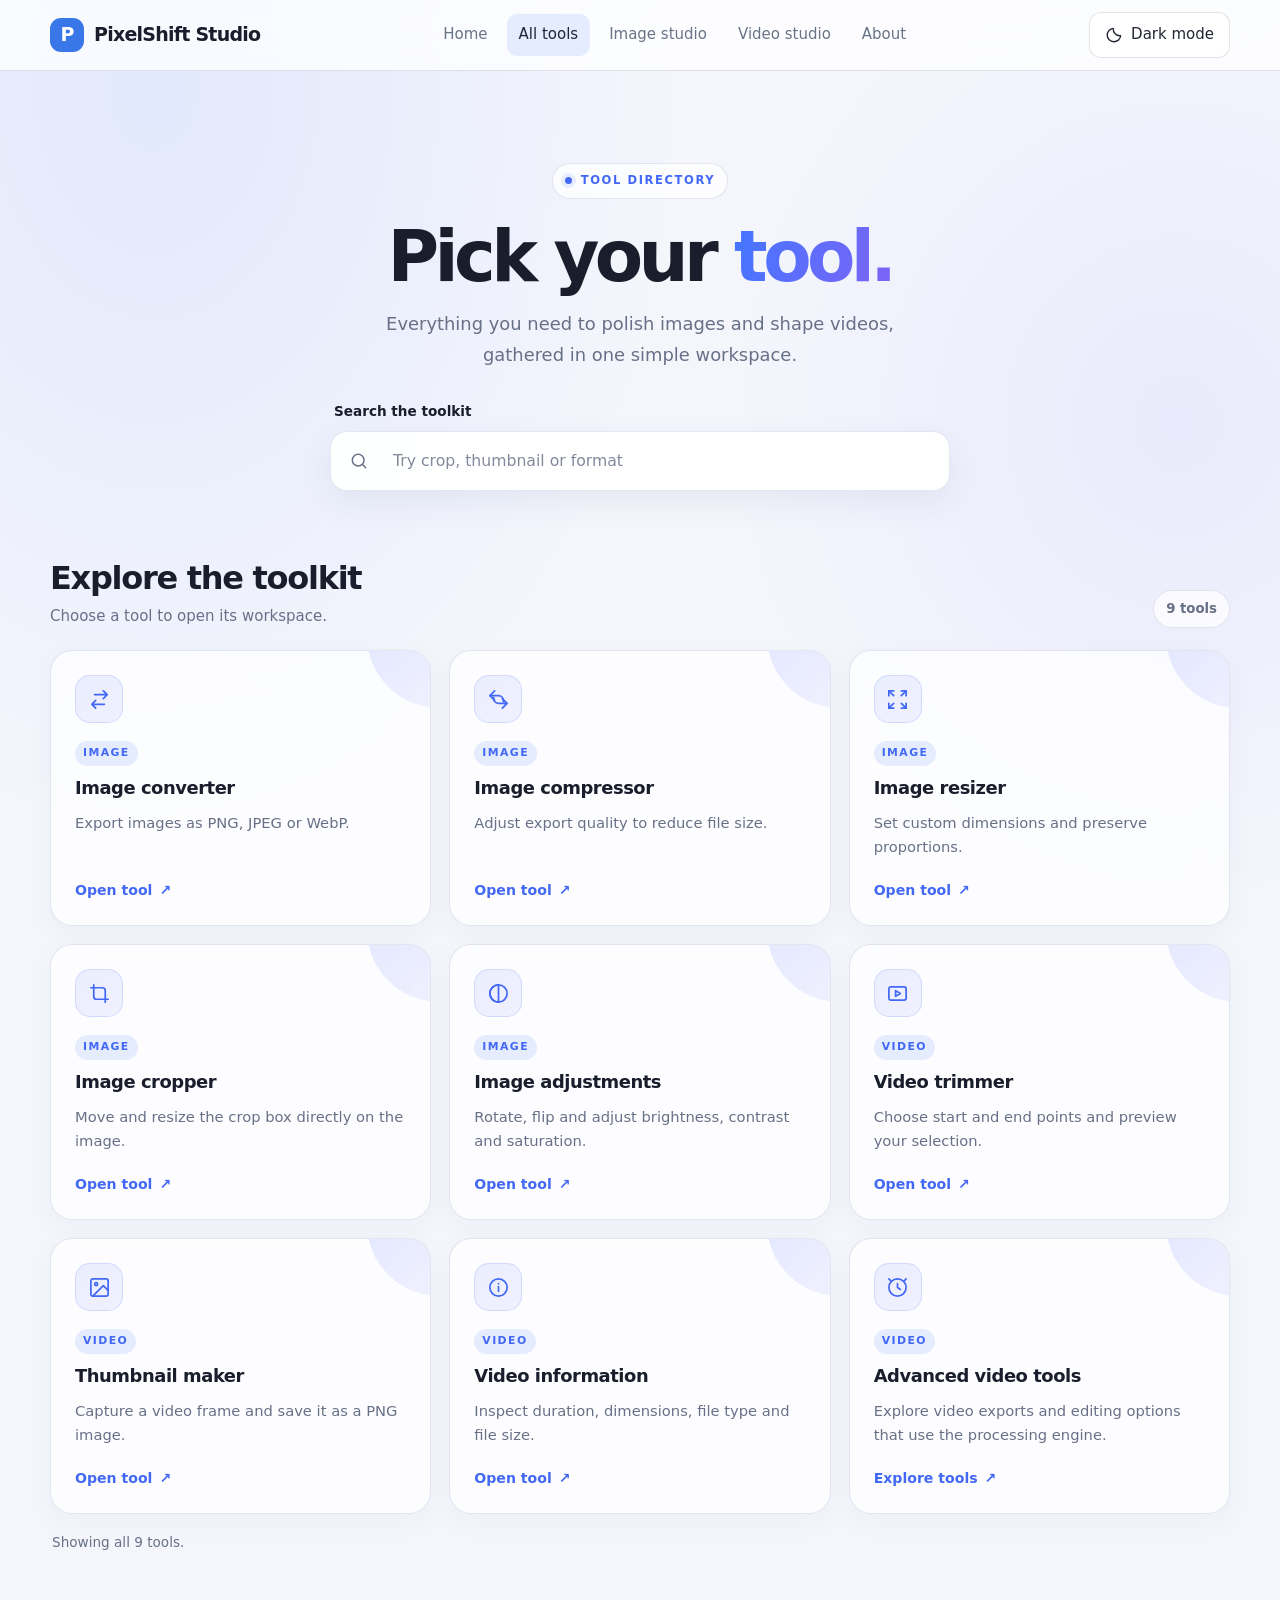
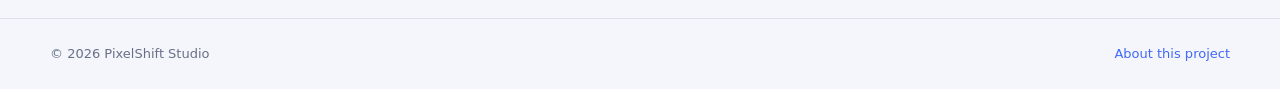
<file: tools.html>
<!DOCTYPE html>
<html lang="en" data-theme="light">
<head>
  <meta charset="UTF-8">
  <meta name="viewport" content="width=device-width, initial-scale=1">
  <meta name="theme-color" content="#f4f6fc">
  <meta name="description" content="Explore image and video editing tools in PixelShift Studio. Crop, resize, convert, compress images, trim videos, and capture thumbnails.">
  <title>All Tools | PixelShift Studio</title>
  <link rel="stylesheet" href="style.css">
  <style>
    :root {
      --tools-bg: #f4f6fc;
      --tools-surface: rgba(255,255,255,.76);
      --tools-surface-strong: rgba(255,255,255,.94);
      --tools-text: #191d2c;
      --tools-muted: #687087;
      --tools-border: rgba(108,124,165,.18);
      --tools-blue: #4268f5;
      --tools-blue-dark: #3152d9;
      --tools-blue-soft: rgba(66,104,245,.10);
      --tools-shadow: 0 18px 48px rgba(34,49,94,.075);
      --tools-radius: 22px;
    }
    html[data-theme="dark"] {
      --tools-bg: #151622;
      --tools-surface: rgba(31,33,49,.76);
      --tools-surface-strong: rgba(35,37,55,.96);
      --tools-text: #f3f5ff;
      --tools-muted: #a8aec5;
      --tools-border: rgba(169,179,224,.15);
      --tools-blue: #8ca1ff;
      --tools-blue-dark: #b1bdff;
      --tools-blue-soft: rgba(123,145,255,.13);
      --tools-shadow: 0 18px 48px rgba(0,0,0,.22);
    }
    body {
      color: var(--tools-text);
      background:
        radial-gradient(ellipse at 12% 5%, rgba(83,119,255,.11), transparent 33rem),
        radial-gradient(ellipse at 92% 25%, rgba(116,88,255,.08), transparent 28rem),
        var(--tools-bg);
      min-height: 100vh;
    }
    .tools-main { padding-bottom: 64px; }
    .tools-hero {
      position: relative;
      max-width: 850px;
      margin: 0 auto;
      padding: clamp(58px, 8vw, 92px) 18px 44px;
      text-align: center;
    }
    .tools-eyebrow {
      display: inline-flex;
      align-items: center;
      gap: 9px;
      padding: 8px 12px;
      border: 1px solid var(--tools-border);
      border-radius: 999px;
      background: var(--tools-surface);
      color: var(--tools-blue);
      font-size: .72rem;
      font-weight: 800;
      letter-spacing: .14em;
      backdrop-filter: blur(14px);
      -webkit-backdrop-filter: blur(14px);
    }
    .tools-eyebrow::before {
      content: "";
      width: 7px;
      height: 7px;
      border-radius: 50%;
      background: var(--tools-blue);
      box-shadow: 0 0 0 4px var(--tools-blue-soft);
    }
    .tools-hero h1 {
      margin: 22px 0 14px;
      color: var(--tools-text);
      font-size: clamp(2.55rem, 6vw, 4.4rem);
      line-height: 1.04;
      letter-spacing: -.065em;
      font-weight: 800;
    }
    .tools-hero h1 span {
      color: var(--tools-blue);
      background: linear-gradient(110deg, #4775ff 8%, #7865f7 90%);
      -webkit-background-clip: text;
      background-clip: text;
      -webkit-text-fill-color: transparent;
    }
    .tools-hero > p {
      max-width: 590px;
      margin: 0 auto;
      color: var(--tools-muted);
      font-size: clamp(1rem, 2vw, 1.12rem);
      line-height: 1.75;
    }
    .tool-search {
      max-width: 620px;
      margin: 30px auto 0;
      text-align: left;
    }
    .tool-search label {
      display: block;
      margin: 0 0 9px 4px;
      color: var(--tools-text);
      font-size: .85rem;
      font-weight: 700;
    }
    .search-input-wrap {
      display: flex;
      align-items: center;
      gap: 12px;
      min-height: 60px;
      padding: 0 14px 0 18px;
      border: 1px solid var(--tools-border);
      border-radius: 17px;
      background: var(--tools-surface-strong);
      box-shadow: 0 12px 34px rgba(40,57,110,.07), inset 0 1px rgba(255,255,255,.4);
      backdrop-filter: blur(18px);
      -webkit-backdrop-filter: blur(18px);
      transition: border-color .2s ease, box-shadow .2s ease, transform .2s ease;
    }
    .search-input-wrap:focus-within {
      border-color: var(--tools-blue);
      box-shadow: 0 0 0 4px var(--tools-blue-soft), var(--tools-shadow);
    }
    .search-input-wrap > svg { flex: 0 0 auto; color: var(--tools-muted); }
    .search-input-wrap input {
      flex: 1;
      width: 100%;
      min-width: 0;
      border: 0;
      outline: 0;
      background: transparent;
      color: var(--tools-text);
      font: inherit;
      font-size: .98rem;
      box-shadow: none;
    }
    .search-input-wrap input::placeholder { color: var(--tools-muted); opacity: .82; }
    .search-input-wrap button {
      border: 0;
      border-radius: 10px;
      padding: 8px 10px;
      color: var(--tools-blue);
      background: var(--tools-blue-soft);
      font: inherit;
      font-size: .8rem;
      font-weight: 750;
      cursor: pointer;
    }
    .search-input-wrap button[hidden], .tool-card[hidden], .empty-state[hidden] { display: none !important; }
    .tools-directory { padding-top: 24px; }
    .tools-heading {
      display: flex;
      align-items: end;
      justify-content: space-between;
      gap: 18px;
      margin-bottom: 22px;
    }
    .tools-heading h2 {
      margin: 0;
      color: var(--tools-text);
      font-size: clamp(1.5rem, 3vw, 2rem);
      line-height: 1.2;
      letter-spacing: -.04em;
    }
    .tools-heading p { margin: 8px 0 0; color: var(--tools-muted); }
    .tool-count {
      flex: 0 0 auto;
      padding: 8px 12px;
      border: 1px solid var(--tools-border);
      border-radius: 999px;
      background: var(--tools-surface);
      color: var(--tools-muted);
      font-size: .83rem;
      font-weight: 700;
      white-space: nowrap;
    }
    .tool-grid {
      display: grid;
      grid-template-columns: repeat(3, minmax(0, 1fr));
      gap: 18px;
    }
    .tool-card {
      position: relative;
      display: flex;
      min-width: 0;
      min-height: 258px;
      flex-direction: column;
      align-items: flex-start;
      padding: 24px;
      overflow: hidden;
      border: 1px solid var(--tools-border);
      border-radius: var(--tools-radius);
      background: var(--tools-surface);
      color: var(--tools-text);
      text-decoration: none;
      box-shadow: 0 8px 28px rgba(36,51,99,.035);
      backdrop-filter: blur(18px);
      -webkit-backdrop-filter: blur(18px);
      transition: transform .22s ease, border-color .22s ease, box-shadow .22s ease, background .22s ease;
    }
    .tool-card::after {
      content: "";
      position: absolute;
      width: 145px;
      height: 145px;
      right: -82px;
      top: -88px;
      border-radius: 50%;
      background: linear-gradient(135deg, rgba(83,119,255,.18), rgba(137,104,255,.06));
      pointer-events: none;
      transition: transform .25s ease;
    }
    .tool-card:hover, .tool-card:focus-visible {
      transform: translateY(-5px);
      border-color: rgba(83,112,245,.45);
      background: var(--tools-surface-strong);
      box-shadow: var(--tools-shadow);
      outline: none;
    }
    .tool-card:hover::after { transform: scale(1.22); }
    .feature-icon {
      display: grid;
      width: 48px;
      height: 48px;
      place-items: center;
      margin-bottom: 18px;
      border: 1px solid rgba(85,115,245,.18);
      border-radius: 15px;
      background: linear-gradient(145deg, var(--tools-blue-soft), rgba(130,111,255,.09));
      color: var(--tools-blue);
    }
    .feature-icon svg { width: 23px; height: 23px; }
    .tag {
      display: inline-flex;
      align-items: center;
      margin-bottom: 8px;
      color: var(--tools-blue);
      font-size: .68rem;
      font-weight: 850;
      letter-spacing: .13em;
    }
    .tool-card h3 {
      margin: 0;
      color: var(--tools-text);
      font-size: 1.12rem;
      font-weight: 760;
      letter-spacing: -.025em;
    }
    .tool-card p {
      margin: 9px 0 20px;
      color: var(--tools-muted);
      font-size: .92rem;
      line-height: 1.65;
    }
    .tool-card-link {
      display: inline-flex;
      align-items: center;
      gap: 7px;
      margin-top: auto;
      color: var(--tools-blue);
      font-size: .88rem;
      font-weight: 760;
    }
    .tool-card-link span { transition: transform .2s ease; }
    .tool-card:hover .tool-card-link span { transform: translate(3px, -2px); }
    .empty-state {
      margin-top: 18px;
      padding: 34px 22px;
      text-align: center;
      border: 1px solid var(--tools-border);
      border-radius: var(--tools-radius);
      background: var(--tools-surface);
    }
    .empty-state h3 { margin: 0 0 8px; color: var(--tools-text); }
    .empty-state p { margin: 0 0 18px; color: var(--tools-muted); }
    .empty-state .button {
      display: inline-flex;
      align-items: center;
      justify-content: center;
      border: 0;
      border-radius: 12px;
      padding: 11px 17px;
      background: var(--tools-blue);
      color: #fff;
      font: inherit;
      font-weight: 750;
      cursor: pointer;
      box-shadow: 0 8px 20px rgba(66,104,245,.2);
    }
    .search-status {
      min-height: 1.4em;
      margin: 18px 2px 0;
      color: var(--tools-muted);
      font-size: .85rem;
    }
    .footer { border-top: 1px solid var(--tools-border); }
    .footer-inner { color: var(--tools-muted); }
    .footer a { color: var(--tools-blue); }
    @media (max-width: 900px) {
      .tool-grid { grid-template-columns: repeat(2, minmax(0, 1fr)); }
      .tool-card { min-height: 250px; }
    }
    @media (max-width: 560px) {
      .tools-hero { padding: 52px 8px 30px; }
      .tools-hero h1 { font-size: clamp(2.45rem, 12vw, 3.35rem); }
      .tools-hero > p { font-size: .98rem; }
      .tool-search { margin-top: 25px; }
      .search-input-wrap { min-height: 56px; padding-left: 13px; gap: 9px; }
      .search-input-wrap input { font-size: .9rem; }
      .tools-directory { padding-top: 20px; }
      .tools-heading { align-items: flex-start; }
      .tools-heading p { font-size: .9rem; }
      .tool-grid { grid-template-columns: minmax(0, 1fr); gap: 13px; }
      .tool-card { min-height: 0; padding: 20px; }
      .feature-icon { width: 44px; height: 44px; margin-bottom: 15px; }
      .tool-card p { margin-bottom: 16px; }
      .tool-count { padding: 7px 9px; font-size: .76rem; }
    }
    @media (prefers-reduced-motion: reduce) {
      *, *::before, *::after { scroll-behavior: auto !important; transition-duration: .01ms !important; animation-duration: .01ms !important; animation-iteration-count: 1 !important; }
    }
  </style>
</head>
<body>
<header class="site-header">
  <div class="container nav">
    <a class="brand" href="index.html" aria-label="PixelShift Studio home">
      <span class="brand-mark">P</span>
      <span>PixelShift Studio</span>
    </a>

    <button class="menu-toggle" id="menuToggle" type="button" aria-label="Open navigation menu" aria-controls="navLinks" aria-expanded="false">
      <svg viewBox="0 0 24 24" width="22" height="22" fill="none" stroke="currentColor" stroke-width="2" stroke-linecap="round" aria-hidden="true">
        <path d="M4 6h16M4 12h16M4 18h16"/>
      </svg>
    </button>

    <nav class="nav-links" id="navLinks" aria-label="Main navigation">
      <a href="index.html">Home</a>
      <a class="active" href="tools.html" aria-current="page">All tools</a>
      <a href="studio.html">Image studio</a>
      <a href="video.html">Video studio</a>
      <a href="about.html">About</a>
    </nav>

    <div class="nav-actions">
      <button id="themeToggle" type="button" aria-label="Switch to dark theme">
        <svg id="themeIcon" viewBox="0 0 24 24" width="18" height="18" fill="none" stroke="currentColor" stroke-width="1.8" stroke-linecap="round" stroke-linejoin="round" aria-hidden="true">
          <path d="M20.9 13A9 9 0 0 1 11 3.1 9 9 0 1 0 20.9 13Z"/>
        </svg>
        <span id="themeLabel">Dark mode</span>
      </button>
    </div>
  </div>
</header>

<main class="container tools-main">
  <section class="tools-hero" aria-labelledby="pageTitle">
    <span class="tools-eyebrow">TOOL DIRECTORY</span>
    <h1 id="pageTitle">Pick your <span>tool.</span></h1>
    <p>Everything you need to polish images and shape videos, gathered in one simple workspace.</p>

    <div class="tool-search">
      <label for="toolSearch">Search the toolkit</label>
      <div class="search-input-wrap">
        <svg viewBox="0 0 24 24" width="20" height="20" fill="none" stroke="currentColor" stroke-width="1.8" stroke-linecap="round" aria-hidden="true">
          <circle cx="11" cy="11" r="7"/><path d="m16 16 4 4"/>
        </svg>
        <input id="toolSearch" type="search" placeholder="Try crop, thumbnail or format" autocomplete="off" aria-describedby="searchStatus">
        <button id="clearSearch" type="button" hidden aria-label="Clear search">Clear</button>
      </div>
    </div>
  </section>

  <section class="tools-directory" aria-label="Available editing tools">
    <div class="tools-heading">
      <div>
        <h2>Explore the toolkit</h2>
        <p>Choose a tool to open its workspace.</p>
      </div>
      <span class="tool-count" id="toolCount">9 tools</span>
    </div>

    <div class="tool-grid" id="toolGrid">
      <a class="tool-card" data-search="image convert png jpg jpeg webp format file type export" href="studio.html">
        <div class="feature-icon" aria-hidden="true"><svg viewBox="0 0 24 24" fill="none" stroke="currentColor" stroke-width="1.8" stroke-linecap="round" stroke-linejoin="round"><path d="M7 7h13M16 3l4 4-4 4M17 17H4m4-4-4 4 4 4"/></svg></div>
        <span class="tag">IMAGE</span><h3>Image converter</h3><p>Export images as PNG, JPEG or WebP.</p><span class="tool-card-link">Open tool <span aria-hidden="true">↗</span></span>
      </a>

      <a class="tool-card" data-search="image compress compression quality file size smaller reduce" href="studio.html#compression">
        <div class="feature-icon" aria-hidden="true"><svg viewBox="0 0 24 24" fill="none" stroke="currentColor" stroke-width="1.8" stroke-linecap="round" stroke-linejoin="round"><path d="m8 3-5 5 5 5M3 8h9a5 5 0 0 1 5 5v1"/><path d="m16 21 5-5-5-5m5 5h-9a5 5 0 0 1-5-5v-1"/></svg></div>
        <span class="tag">IMAGE</span><h3>Image compressor</h3><p>Adjust export quality to reduce file size.</p><span class="tool-card-link">Open tool <span aria-hidden="true">↗</span></span>
      </a>

      <a class="tool-card" data-search="image resize resizer width height dimensions scale pixels" href="studio.html#resize">
        <div class="feature-icon" aria-hidden="true"><svg viewBox="0 0 24 24" fill="none" stroke="currentColor" stroke-width="1.8" stroke-linecap="round" stroke-linejoin="round"><path d="M8 3H3v5M16 3h5v5M3 16v5h5M21 16v5h-5"/><path d="M8 8 3 3M16 8l5-5M8 16l-5 5m13-5 5 5"/></svg></div>
        <span class="tag">IMAGE</span><h3>Image resizer</h3><p>Set custom dimensions and preserve proportions.</p><span class="tool-card-link">Open tool <span aria-hidden="true">↗</span></span>
      </a>

      <a class="tool-card" data-search="image crop cropper cut trim drag selection framing" href="studio.html#crop">
        <div class="feature-icon" aria-hidden="true"><svg viewBox="0 0 24 24" fill="none" stroke="currentColor" stroke-width="1.8" stroke-linecap="round" stroke-linejoin="round"><path d="M6 3v12a3 3 0 0 0 3 3h12M3 6h12a3 3 0 0 1 3 3v12"/></svg></div>
        <span class="tag">IMAGE</span><h3>Image cropper</h3><p>Move and resize the crop box directly on the image.</p><span class="tool-card-link">Open tool <span aria-hidden="true">↗</span></span>
      </a>

      <a class="tool-card" data-search="image adjustments rotate flip brightness contrast grayscale saturation colour color" href="studio.html#adjustments">
        <div class="feature-icon" aria-hidden="true"><svg viewBox="0 0 24 24" fill="none" stroke="currentColor" stroke-width="1.8" stroke-linecap="round" stroke-linejoin="round"><circle cx="12" cy="12" r="9"/><path d="M12 3a9 9 0 0 0 0 18Z"/></svg></div>
        <span class="tag">IMAGE</span><h3>Image adjustments</h3><p>Rotate, flip and adjust brightness, contrast and saturation.</p><span class="tool-card-link">Open tool <span aria-hidden="true">↗</span></span>
      </a>

      <a class="tool-card" data-search="video trim trimmer cut start end clip duration shorten" href="video.html#trim">
        <div class="feature-icon" aria-hidden="true"><svg viewBox="0 0 24 24" fill="none" stroke="currentColor" stroke-width="1.8" stroke-linecap="round" stroke-linejoin="round"><rect x="3" y="5" width="18" height="14" rx="2"/><path d="m10 9 5 3-5 3Z"/></svg></div>
        <span class="tag">VIDEO</span><h3>Video trimmer</h3><p>Choose start and end points and preview your selection.</p><span class="tool-card-link">Open tool <span aria-hidden="true">↗</span></span>
      </a>

      <a class="tool-card" data-search="video thumbnail maker frame poster screenshot image png capture" href="video.html#thumbnail">
        <div class="feature-icon" aria-hidden="true"><svg viewBox="0 0 24 24" fill="none" stroke="currentColor" stroke-width="1.8" stroke-linecap="round" stroke-linejoin="round"><rect x="3" y="3" width="18" height="18" rx="2"/><circle cx="8.5" cy="8.5" r="1.5"/><path d="m21 15-5-5L5 21"/></svg></div>
        <span class="tag">VIDEO</span><h3>Thumbnail maker</h3><p>Capture a video frame and save it as a PNG image.</p><span class="tool-card-link">Open tool <span aria-hidden="true">↗</span></span>
      </a>

      <a class="tool-card" data-search="video information metadata dimensions duration file type size properties" href="video.html#info">
        <div class="feature-icon" aria-hidden="true"><svg viewBox="0 0 24 24" fill="none" stroke="currentColor" stroke-width="1.8" stroke-linecap="round" stroke-linejoin="round"><circle cx="12" cy="12" r="9"/><path d="M12 11v5m0-8h.01"/></svg></div>
        <span class="tag">VIDEO</span><h3>Video information</h3><p>Inspect duration, dimensions, file type and file size.</p><span class="tool-card-link">Open tool <span aria-hidden="true">↗</span></span>
      </a>

      <a class="tool-card" data-search="video advanced compress convert mp4 webm gif audio extract crop resize ffmpeg export" href="video.html#advanced">
        <div class="feature-icon" aria-hidden="true"><svg viewBox="0 0 24 24" fill="none" stroke="currentColor" stroke-width="1.8" stroke-linecap="round" stroke-linejoin="round"><path d="M12 8v4l3 2"/><circle cx="12" cy="12" r="9"/><path d="M19 5 21 3M5 5 3 3"/></svg></div>
        <span class="tag">VIDEO</span><h3>Advanced video tools</h3><p>Explore video exports and editing options that use the processing engine.</p><span class="tool-card-link">Explore tools <span aria-hidden="true">↗</span></span>
      </a>
    </div>

    <div class="empty-state" id="emptyState" hidden>
      <h3>No matching tools</h3><p>Try another keyword, such as “image”, “crop” or “video”.</p>
      <button class="button primary" id="resetSearch" type="button">Show all tools</button>
    </div>
    <p class="search-status" id="searchStatus" aria-live="polite">Showing all 9 tools.</p>
  </section>
</main>

<footer class="footer">
  <div class="container footer-inner">
    <span>© <span id="year"></span> PixelShift Studio</span>
    <a href="about.html">About this project</a>
  </div>
</footer>

<script>
(() => {
  "use strict";

  const root = document.documentElement;
  const themeToggle = document.getElementById("themeToggle");
  const themeIcon = document.getElementById("themeIcon");
  const themeLabel = document.getElementById("themeLabel");
  const themeColor = document.querySelector('meta[name="theme-color"]');

  function getSavedTheme() {
    try {
      const saved = localStorage.getItem("pixelshift-theme");
      return saved === "dark" || saved === "light" ? saved : "light";
    } catch {
      return "light";
    }
  }

  function applyTheme(theme) {
    root.dataset.theme = theme;
    const isDark = theme === "dark";
    themeLabel.textContent = isDark ? "Light mode" : "Dark mode";
    themeToggle.setAttribute("aria-label", isDark ? "Switch to light theme" : "Switch to dark theme");
    themeIcon.innerHTML = isDark
      ? '<circle cx="12" cy="12" r="4"/><path d="M12 2v2m0 16v2M4.93 4.93l1.42 1.42m11.3 11.3 1.42 1.42M2 12h2m16 0h2M4.93 19.07l1.42-1.42m11.3-11.3 1.42-1.42"/>'
      : '<path d="M20.9 13A9 9 0 0 1 11 3.1 9 9 0 1 0 20.9 13Z"/>';
    themeColor.setAttribute("content", isDark ? "#151622" : "#f4f6fc");
    try { localStorage.setItem("pixelshift-theme", theme); } catch { /* Storage may be unavailable. */ }
  }

  applyTheme(getSavedTheme());
  themeToggle.addEventListener("click", () => {
    applyTheme(root.dataset.theme === "dark" ? "light" : "dark");
  });

  const menuToggle = document.getElementById("menuToggle");
  const navLinks = document.getElementById("navLinks");
  menuToggle.addEventListener("click", () => {
    const isOpen = navLinks.classList.toggle("open");
    menuToggle.setAttribute("aria-expanded", String(isOpen));
    menuToggle.setAttribute("aria-label", isOpen ? "Close navigation menu" : "Open navigation menu");
  });
  navLinks.querySelectorAll("a").forEach(link => {
    link.addEventListener("click", () => {
      navLinks.classList.remove("open");
      menuToggle.setAttribute("aria-expanded", "false");
      menuToggle.setAttribute("aria-label", "Open navigation menu");
    });
  });

  document.getElementById("year").textContent = new Date().getFullYear();

  const search = document.getElementById("toolSearch");
  const clearSearch = document.getElementById("clearSearch");
  const cards = Array.from(document.querySelectorAll(".tool-card"));
  const toolCount = document.getElementById("toolCount");
  const status = document.getElementById("searchStatus");
  const emptyState = document.getElementById("emptyState");
  const resetSearch = document.getElementById("resetSearch");

  function filterTools() {
    const query = search.value.trim().toLowerCase();
    let visibleCount = 0;
    cards.forEach(card => {
      const searchableText = (card.dataset.search || "") + " " + card.textContent;
      const matches = searchableText.toLowerCase().includes(query);
      card.hidden = !matches;
      if (matches) visibleCount++;
    });
    toolCount.textContent = `${visibleCount} ${visibleCount === 1 ? "tool" : "tools"}`;
    clearSearch.hidden = query.length === 0;
    emptyState.hidden = visibleCount !== 0;
    status.textContent = query
      ? `${visibleCount} ${visibleCount === 1 ? "tool" : "tools"} found.`
      : `Showing all ${cards.length} tools.`;
  }

  search.addEventListener("input", filterTools);
  clearSearch.addEventListener("click", () => {
    search.value = "";
    filterTools();
    search.focus();
  });
  resetSearch.addEventListener("click", () => {
    search.value = "";
    filterTools();
    search.focus();
  });
  filterTools();
})();
</script>
</body>
</html>
</file>
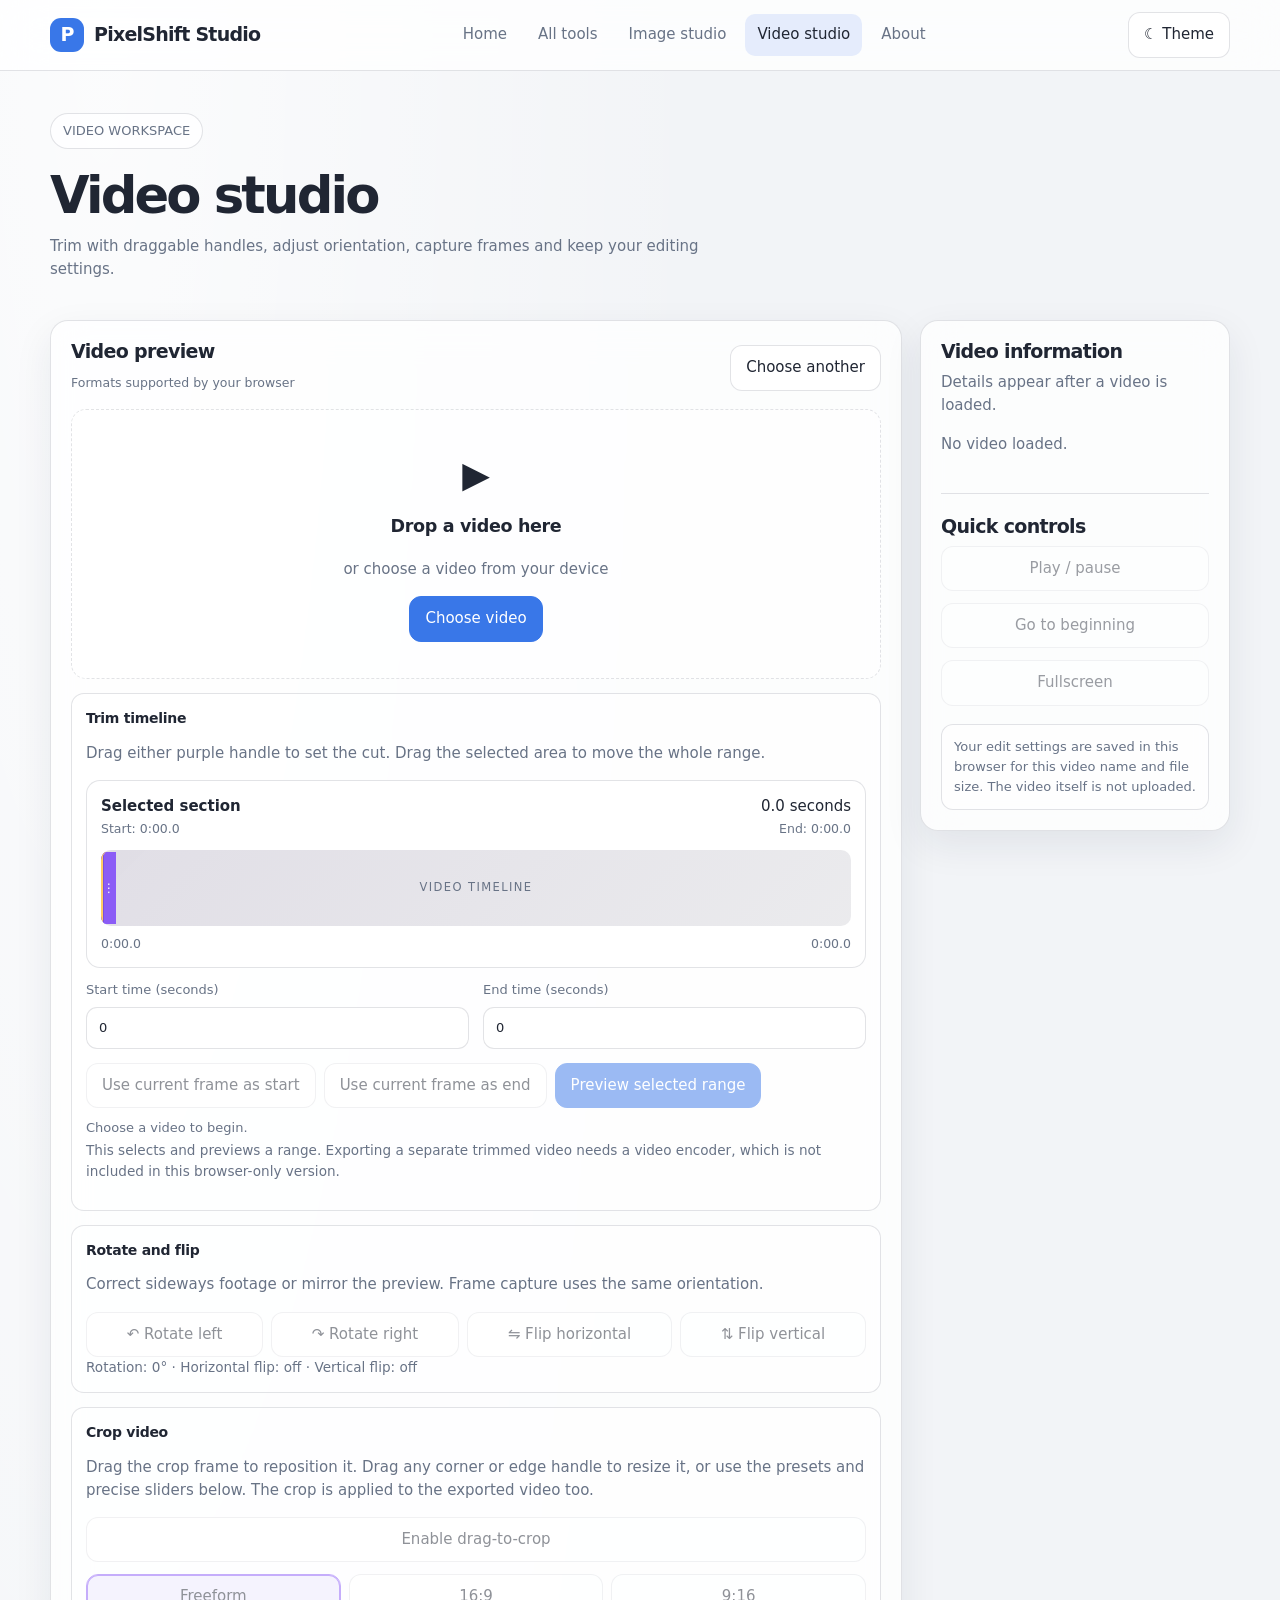
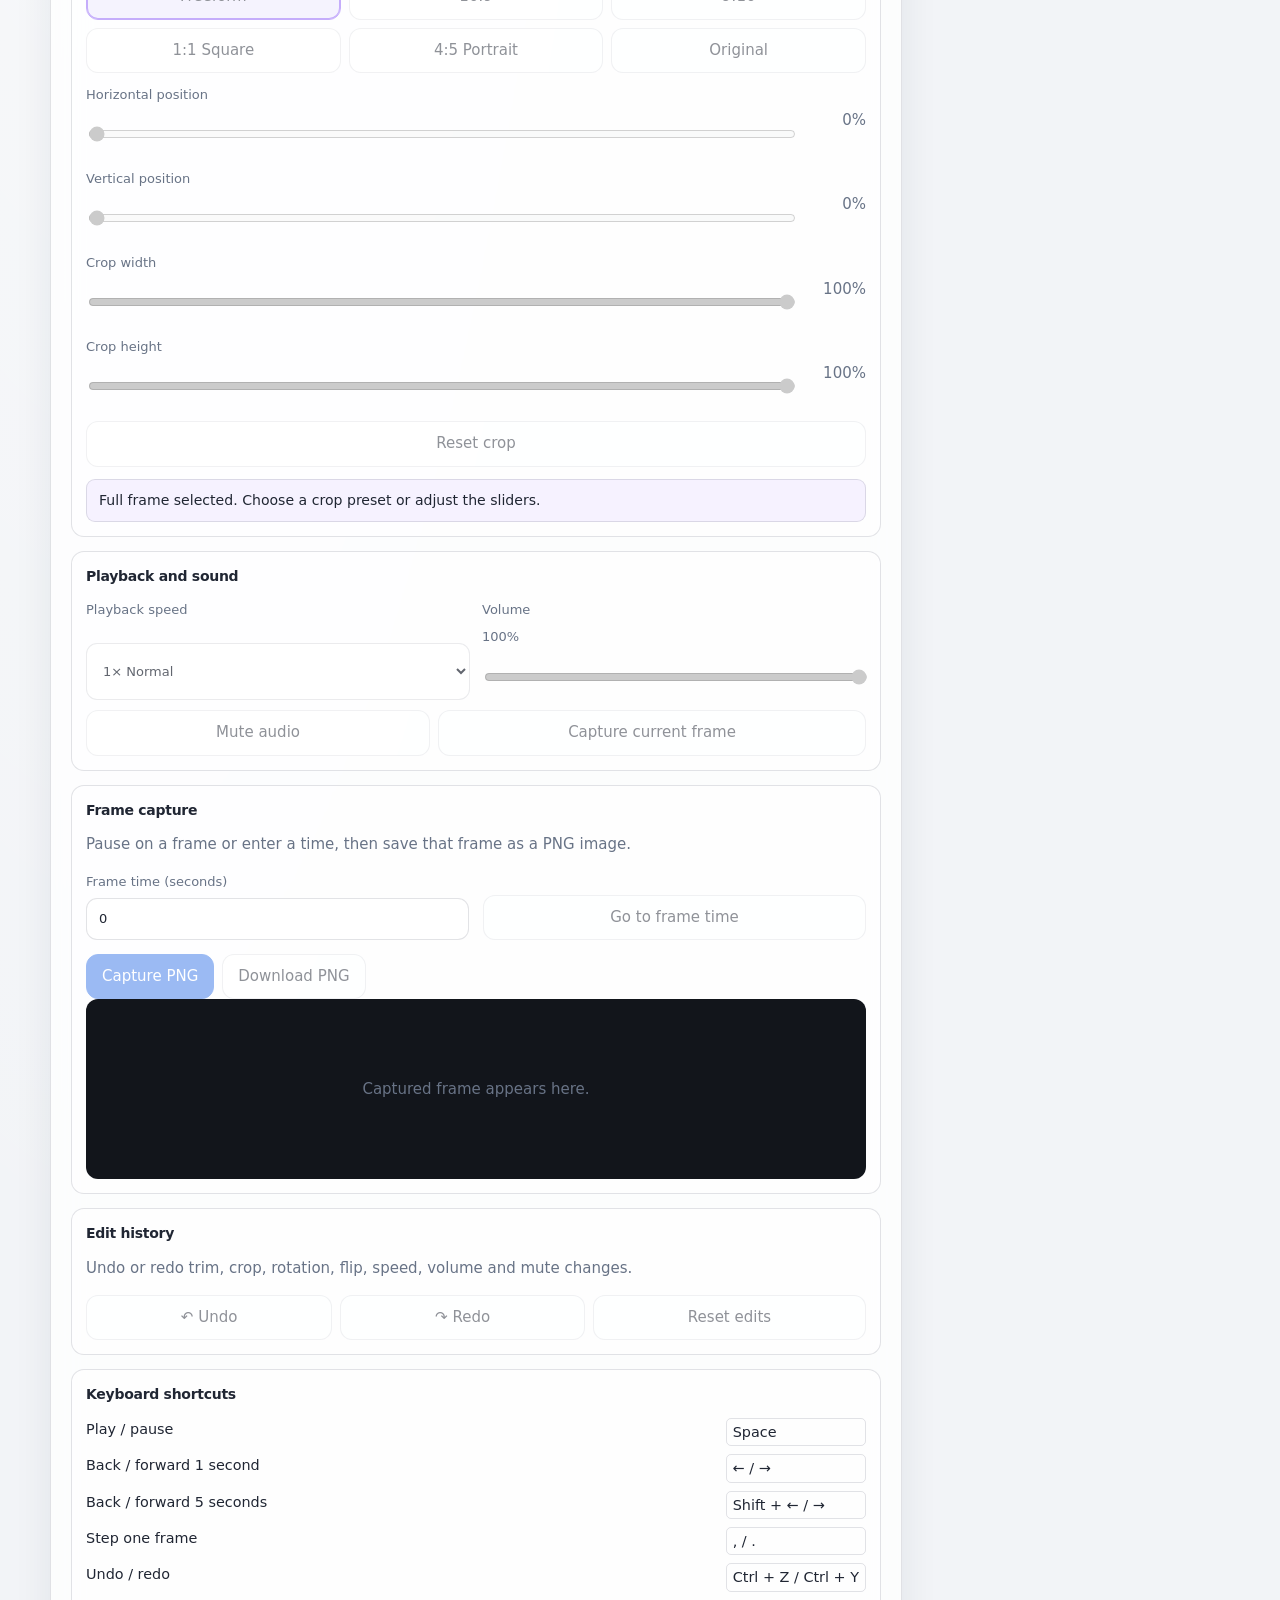
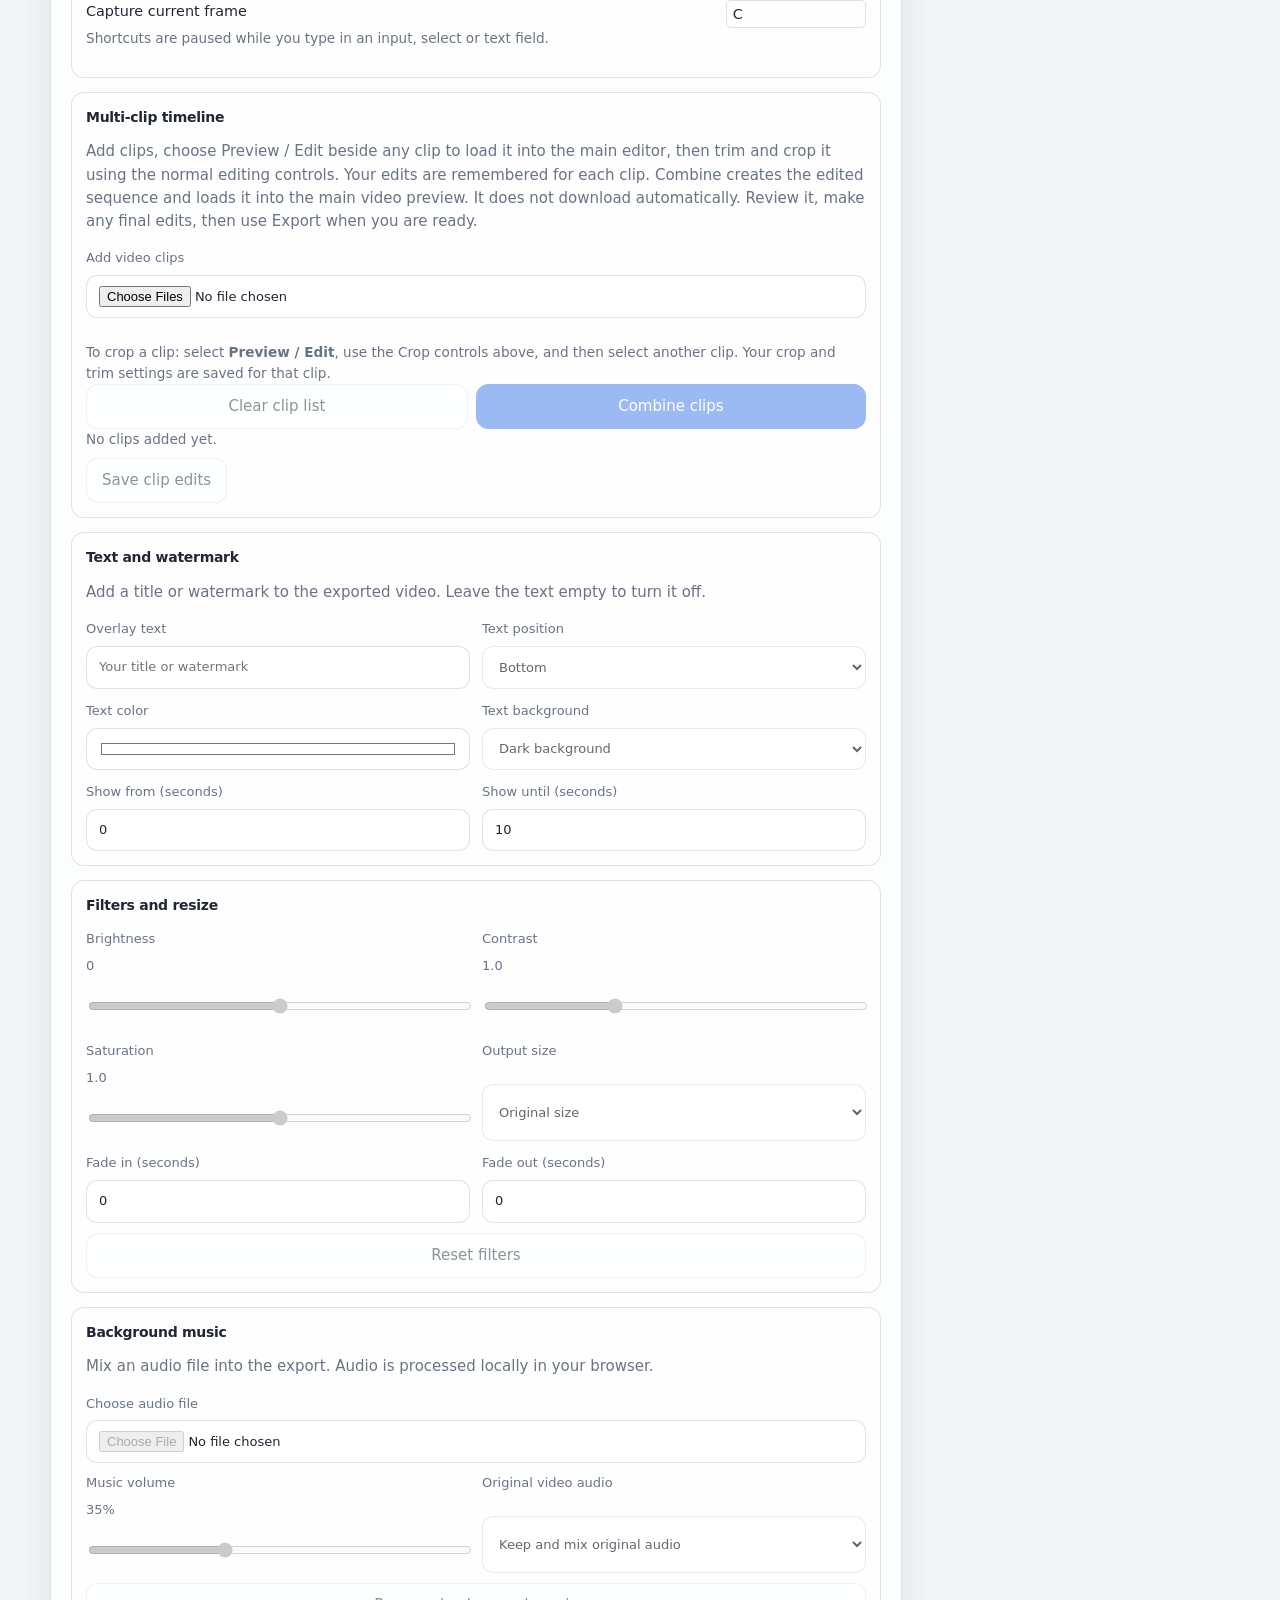
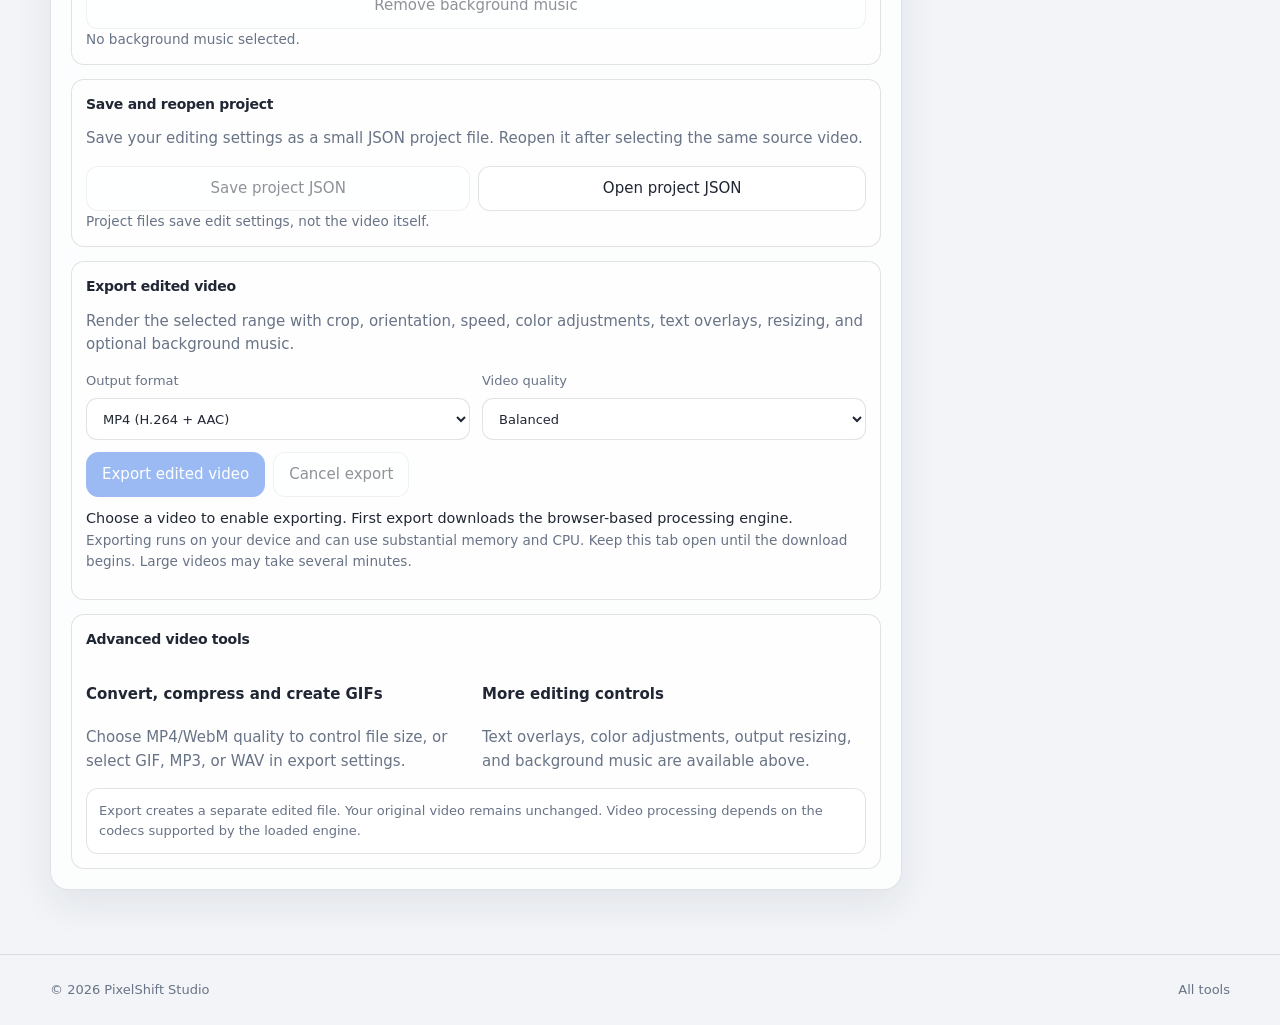
<file: video.html>
<!DOCTYPE html>
<html lang="en">
<head>
  <meta charset="UTF-8">
  <meta name="viewport" content="width=device-width, initial-scale=1">
  <title>Video Studio | PixelShift Studio</title>
  <link rel="stylesheet" href="style.css">
  <style>
    .video-workspace-extra{display:grid;gap:14px;margin-top:18px}
    .timeline-shell{padding:14px;border:1px solid var(--border);border-radius:14px;background:var(--surface,rgba(127,127,127,.06))}
    .timeline-head,.timeline-times,.timeline-footer{display:flex;justify-content:space-between;align-items:center;gap:10px;flex-wrap:wrap}
    .timeline-track{position:relative;height:76px;margin:12px 0 8px;border-radius:10px;background:linear-gradient(135deg,rgba(115,105,140,.22),rgba(90,90,110,.12));overflow:hidden;touch-action:pan-y;user-select:none}
    .timeline-track:before{content:"VIDEO TIMELINE";position:absolute;inset:0;display:grid;place-items:center;font-size:.72rem;letter-spacing:.12em;color:var(--muted,#888);pointer-events:none}
    .timeline-dim{position:absolute;top:0;bottom:0;background:rgba(15,15,20,.55);pointer-events:none}
    .timeline-selection{position:absolute;top:0;bottom:0;border:2px solid #8b5cf6;border-radius:5px;box-sizing:border-box;cursor:grab;background:rgba(139,92,246,.13)}
    .timeline-selection:active{cursor:grabbing}
    .trim-handle{position:absolute;top:0;bottom:0;width:14px;background:#8b5cf6;cursor:ew-resize;z-index:3;display:flex;align-items:center;justify-content:center;color:#fff;font-size:12px;touch-action:none}
    .trim-handle.left{left:-1px;border-radius:4px 0 0 4px}.trim-handle.right{right:-1px;border-radius:0 4px 4px 0}
    .playhead{position:absolute;top:0;bottom:0;width:2px;background:#ffcc66;z-index:4;pointer-events:none;box-shadow:0 0 0 1px rgba(0,0,0,.12)}
    .playhead:before{content:"";position:absolute;top:0;left:-4px;border-left:5px solid transparent;border-right:5px solid transparent;border-top:7px solid #ffcc66}
    .control-grid{display:grid;grid-template-columns:repeat(2,minmax(0,1fr));gap:12px}
    .control-grid label{display:grid;gap:7px}.control-grid input[type=range]{width:100%}
    .button-row{display:flex;gap:8px;flex-wrap:wrap}.button-row button{flex:1 1 auto}
    .shortcut-list{display:grid;grid-template-columns:1fr auto;gap:8px 14px;font-size:.9rem}.shortcut-list kbd{border:1px solid var(--border);border-radius:5px;padding:2px 6px;font:inherit;white-space:nowrap}
    #videoPlayer{transform-origin:center center;max-width:100%;max-height:65vh}
    .preview-content{overflow:hidden}
    .video-stage-preview{position:relative;display:inline-block;max-width:100%;line-height:0;vertical-align:top}
    .video-stage-preview video{display:block}
    .crop-frame-overlay{position:absolute;left:0;top:0;width:100%;height:100%;box-sizing:border-box;border:2px solid #a78bfa;box-shadow:0 0 0 9999px rgba(12,8,25,.42);pointer-events:none;z-index:5;cursor:move;touch-action:none;user-select:none}.video-stage-preview.crop-adjust-active .crop-frame-overlay{pointer-events:auto}.crop-frame-overlay.dragging{transition:none}.crop-handle{position:absolute;width:12px;height:12px;border:2px solid #fff;border-radius:3px;background:#8b5cf6;box-shadow:0 1px 5px rgba(0,0,0,.45);z-index:2;touch-action:none}.crop-handle.nw{left:-7px;top:-7px;cursor:nwse-resize}.crop-handle.n{left:calc(50% - 6px);top:-7px;cursor:ns-resize}.crop-handle.ne{right:-7px;top:-7px;cursor:nesw-resize}.crop-handle.e{right:-7px;top:calc(50% - 6px);cursor:ew-resize}.crop-handle.se{right:-7px;bottom:-7px;cursor:nwse-resize}.crop-handle.s{left:calc(50% - 6px);bottom:-7px;cursor:ns-resize}.crop-handle.sw{left:-7px;bottom:-7px;cursor:nesw-resize}.crop-handle.w{left:-7px;top:calc(50% - 6px);cursor:ew-resize}.crop-frame-overlay[hidden]{display:none}
    .frame-preview img{max-width:100%;height:auto;display:block}
    .small-note{font-size:.85rem;color:var(--muted,#888)}
    .setting-group button:disabled{opacity:.5;cursor:not-allowed}
    .export-grid{display:grid;grid-template-columns:repeat(2,minmax(0,1fr));gap:12px}
    .export-grid label{display:grid;gap:7px}
    .export-progress{height:10px;border-radius:99px;overflow:hidden;background:var(--border);margin-top:12px}
    .export-progress span{display:block;width:0;height:100%;background:linear-gradient(90deg,#8b5cf6,#c084fc);transition:width .15s ease}
    .export-status{margin-top:10px;font-size:.9rem;overflow-wrap:anywhere}
    .export-status[data-kind="error"]{color:#ef4444}.export-status[data-kind="success"]{color:#16a34a}
    .crop-controls{display:grid;gap:12px}
    .crop-presets{display:grid;grid-template-columns:repeat(3,minmax(0,1fr));gap:8px}
    .crop-presets button.active{border-color:#8b5cf6;background:rgba(139,92,246,.15);box-shadow:inset 0 0 0 1px #8b5cf6}
    .crop-slider{display:grid;grid-template-columns:minmax(0,1fr) 64px;gap:8px;align-items:center}
    .crop-slider label{display:grid;gap:6px}.crop-slider input[type=range]{width:100%}
    .crop-slider output{text-align:right;font-variant-numeric:tabular-nums;color:var(--muted,#888)}
    .crop-preview-note{padding:10px 12px;border:1px solid var(--border);border-radius:9px;background:rgba(139,92,246,.07);font-size:.88rem}
    @media(max-width:620px){.control-grid{grid-template-columns:1fr}.export-grid{grid-template-columns:1fr}.timeline-track{height:64px}.trim-handle{width:18px}}
  </style>
</head>
<body>
<header class="site-header">
  <div class="container nav">
    <a class="brand" href="index.html"><span class="brand-mark">P</span> PixelShift Studio</a>
    <button class="menu-toggle" id="menuToggle" type="button" aria-label="Toggle navigation">☰</button>
    <nav class="nav-links" id="navLinks">
      <a href="index.html">Home</a><a href="tools.html">All tools</a>
      <a href="studio.html">Image studio</a><a class="active" href="video.html">Video studio</a><a href="about.html">About</a>
    </nav>
    <div class="nav-actions"><button id="themeToggle" type="button">☾ Theme</button></div>
  </div>
</header>

<main class="container">
  <section class="page-top">
    <span class="eyebrow">VIDEO WORKSPACE</span>
    <h1>Video studio</h1>
    <p>Trim with draggable handles, adjust orientation, capture frames and keep your editing settings.</p>
  </section>

  <div class="workspace">
    <section class="workspace-main glass panel">
      <div class="panel-head">
        <div><h2>Video preview</h2><small>Formats supported by your browser</small></div>
        <button id="changeVideo" type="button">Choose another</button>
      </div>

      <div class="drop-zone" id="videoDrop">
        <input id="videoInput" type="file" accept="video/*" hidden>
        <div class="drop-content" id="videoUpload">
          <div class="upload-symbol">▶</div>
          <h3>Drop a video here</h3>
          <p class="muted">or choose a video from your device</p>
          <button class="primary" id="chooseVideo" type="button">Choose video</button>
        </div>
        <div class="preview-content" id="videoPreviewWrap" hidden>
          <div class="video-stage-preview" id="videoStage"><video id="videoPlayer" controls playsinline preload="metadata"></video><div class="crop-frame-overlay" id="cropFrameOverlay" aria-label="Draggable crop frame"><span class="crop-handle nw" data-crop-handle="nw"></span><span class="crop-handle n" data-crop-handle="n"></span><span class="crop-handle ne" data-crop-handle="ne"></span><span class="crop-handle e" data-crop-handle="e"></span><span class="crop-handle se" data-crop-handle="se"></span><span class="crop-handle s" data-crop-handle="s"></span><span class="crop-handle sw" data-crop-handle="sw"></span><span class="crop-handle w" data-crop-handle="w"></span></div></div>
          <small class="file-name" id="videoCaption"></small>
        </div>
      </div>

      <div class="setting-group" id="trim">
        <h3>Trim timeline</h3>
        <p class="muted">Drag either purple handle to set the cut. Drag the selected area to move the whole range.</p>
        <div class="timeline-shell">
          <div class="timeline-head"><strong>Selected section</strong><span id="selectedDuration">0.0 seconds</span></div>
          <div class="timeline-times"><small id="timelineStartLabel">Start: 0:00.0</small><small id="timelineEndLabel">End: 0:00.0</small></div>
          <div class="timeline-track" id="timelineTrack" role="group" aria-label="Draggable video trim timeline" tabindex="0">
            <div class="timeline-dim" id="leftDim"></div>
            <div class="timeline-dim" id="rightDim"></div>
            <div class="timeline-selection" id="timelineSelection">
              <div class="trim-handle left" id="startHandle" role="slider" tabindex="0" aria-label="Trim start">⋮</div>
              <div class="trim-handle right" id="endHandle" role="slider" tabindex="0" aria-label="Trim end">⋮</div>
            </div>
            <div class="playhead" id="playhead"></div>
          </div>
          <div class="timeline-footer"><small id="timelineZero">0:00.0</small><small id="timelineDuration">0:00.0</small></div>
        </div>
        <div class="two-col" style="margin-top:12px">
          <label>Start time (seconds)<input id="trimStart" type="number" min="0" step="0.1" value="0"></label>
          <label>End time (seconds)<input id="trimEnd" type="number" min="0" step="0.1" value="0"></label>
        </div>
        <div class="toolbar">
          <button id="setStart" type="button" disabled>Use current frame as start</button>
          <button id="setEnd" type="button" disabled>Use current frame as end</button>
          <button class="primary" id="playRange" type="button" disabled>Preview selected range</button>
        </div>
        <div class="status" id="trimStatus" aria-live="polite">Choose a video to begin.</div>
        <p class="small-note">This selects and previews a range. Exporting a separate trimmed video needs a video encoder, which is not included in this browser-only version.</p>
      </div>

      <div class="setting-group" id="orientation">
        <h3>Rotate and flip</h3>
        <p class="muted">Correct sideways footage or mirror the preview. Frame capture uses the same orientation.</p>
        <div class="button-row">
          <button id="rotateLeft" type="button" disabled>↶ Rotate left</button>
          <button id="rotateRight" type="button" disabled>↷ Rotate right</button>
          <button id="flipHorizontal" type="button" disabled>⇋ Flip horizontal</button>
          <button id="flipVertical" type="button" disabled>⇅ Flip vertical</button>
        </div>
        <div class="small-note" id="orientationStatus">Rotation: 0° · Horizontal flip: off · Vertical flip: off</div>
      </div>

      <div class="setting-group" id="videoCrop">
        <h3>Crop video</h3>
        <p class="muted">Drag the crop frame to reposition it. Drag any corner or edge handle to resize it, or use the presets and precise sliders below. The crop is applied to the exported video too.</p>
        <div class="crop-controls">
          <div class="button-row"><button id="toggleCropDrag" type="button" disabled>Enable drag-to-crop</button></div>
          <div class="crop-presets" id="cropPresets" aria-label="Crop aspect ratio presets">
            <button type="button" data-ratio="free" class="active">Freeform</button>
            <button type="button" data-ratio="16:9">16:9</button>
            <button type="button" data-ratio="9:16">9:16</button>
            <button type="button" data-ratio="1:1">1:1 Square</button>
            <button type="button" data-ratio="4:5">4:5 Portrait</button>
            <button type="button" data-ratio="original">Original</button>
          </div>
          <div class="crop-slider"><label for="cropX">Horizontal position <input id="cropX" type="range" min="0" max="90" step="1" value="0"></label><output id="cropXValue">0%</output></div>
          <div class="crop-slider"><label for="cropY">Vertical position <input id="cropY" type="range" min="0" max="90" step="1" value="0"></label><output id="cropYValue">0%</output></div>
          <div class="crop-slider"><label for="cropW">Crop width <input id="cropW" type="range" min="10" max="100" step="1" value="100"></label><output id="cropWValue">100%</output></div>
          <div class="crop-slider"><label for="cropH">Crop height <input id="cropH" type="range" min="10" max="100" step="1" value="100"></label><output id="cropHValue">100%</output></div>
          <div class="button-row"><button id="resetCrop" type="button" disabled>Reset crop</button></div>
          <div class="crop-preview-note" id="cropStatus" aria-live="polite">Full frame selected. Choose a crop preset or adjust the sliders.</div>
        </div>
      </div>

      <div class="setting-group" id="playbackSettings">
        <h3>Playback and sound</h3>
        <div class="control-grid">
          <label>Playback speed
            <select id="playbackSpeed"><option value="0.25">0.25×</option><option value="0.5">0.5×</option><option value="0.75">0.75×</option><option value="1" selected>1× Normal</option><option value="1.25">1.25×</option><option value="1.5">1.5×</option><option value="2">2×</option></select>
          </label>
          <label>Volume <span id="volumeValue">100%</span><input id="volumeSlider" type="range" min="0" max="1" step="0.01" value="1"></label>
        </div>
        <div class="button-row" style="margin-top:10px"><button id="muteToggle" type="button" disabled>Mute audio</button><button id="captureCurrent" type="button" disabled>Capture current frame</button></div>
      </div>

      <div class="setting-group" id="thumbnail">
        <h3>Frame capture</h3>
        <p class="muted">Pause on a frame or enter a time, then save that frame as a PNG image.</p>
        <div class="two-col">
          <label>Frame time (seconds)<input id="frameTime" type="number" min="0" step="0.1" value="0"></label>
          <div style="display:flex;align-items:end"><button id="seekFrame" type="button" style="width:100%" disabled>Go to frame time</button></div>
        </div>
        <div class="toolbar"><button class="primary" id="captureFrame" type="button" disabled>Capture PNG</button><button id="downloadThumb" type="button" disabled>Download PNG</button></div>
        <div class="frame-preview" id="framePreview"><span class="muted">Captured frame appears here.</span></div>
      </div>

      <div class="setting-group" id="historyControls">
        <h3>Edit history</h3>
        <p class="muted">Undo or redo trim, crop, rotation, flip, speed, volume and mute changes.</p>
        <div class="button-row"><button id="undoButton" type="button" disabled>↶ Undo</button><button id="redoButton" type="button" disabled>↷ Redo</button><button id="resetEdits" type="button" disabled>Reset edits</button></div>
      </div>

      <div class="setting-group" id="shortcuts">
        <h3>Keyboard shortcuts</h3>
        <div class="shortcut-list">
          <span>Play / pause</span><kbd>Space</kbd>
          <span>Back / forward 1 second</span><kbd>← / →</kbd>
          <span>Back / forward 5 seconds</span><kbd>Shift + ← / →</kbd>
          <span>Step one frame</span><kbd>, / .</kbd>
          <span>Undo / redo</span><kbd>Ctrl + Z / Ctrl + Y</kbd>
          <span>Capture current frame</span><kbd>C</kbd>
        </div>
        <p class="small-note">Shortcuts are paused while you type in an input, select or text field.</p>
      </div>

      <div class="setting-group" id="multiClipTools">
        <h3>Multi-clip timeline</h3>
        <p class="muted">Add clips, choose Preview / Edit beside any clip to load it into the main editor, then trim and crop it using the normal editing controls. Your edits are remembered for each clip. Combine creates the edited sequence and loads it into the main video preview. It does not download automatically. Review it, make any final edits, then use Export when you are ready.</p>
        <label>Add video clips<input id="multiClipInput" type="file" accept="video/*" multiple></label>
        <ol id="multiClipList" style="display:grid;gap:8px;padding-left:22px;margin:12px 0"></ol>
        <div class="small-note">To crop a clip: select <b>Preview / Edit</b>, use the Crop controls above, and then select another clip. Your crop and trim settings are saved for that clip.</div>
        <div class="button-row"><button id="clearClips" type="button" disabled>Clear clip list</button><button class="primary" id="combineClips" type="button" disabled>Combine clips</button></div>
        <div class="small-note" id="multiClipStatus" aria-live="polite">No clips added yet. This sequence is separate from the single-video edit above.</div>
      </div>

      <div class="setting-group" id="textOverlayTools">
        <h3>Text and watermark</h3>
        <p class="muted">Add a title or watermark to the exported video. Leave the text empty to turn it off.</p>
        <div class="control-grid">
          <label>Overlay text<input id="overlayText" type="text" maxlength="120" placeholder="Your title or watermark"></label>
          <label>Text position<select id="overlayPosition"><option value="bottom">Bottom</option><option value="top">Top</option><option value="center">Center</option></select></label>
          <label>Text color<input id="overlayColor" type="color" value="#ffffff"></label>
          <label>Text background<select id="overlayBackground"><option value="box">Dark background</option><option value="none">No background</option></select></label>
          <label>Show from (seconds)<input id="overlayStart" type="number" min="0" step="0.1" value="0"></label>
          <label>Show until (seconds)<input id="overlayEnd" type="number" min="0" step="0.1" value="10"></label>
        </div>
      </div>

      <div class="setting-group" id="colorResizeTools">
        <h3>Filters and resize</h3>
        <div class="control-grid">
          <label>Brightness <span id="brightnessValue">0</span><input id="brightnessSlider" type="range" min="-0.5" max="0.5" step="0.05" value="0"></label>
          <label>Contrast <span id="contrastValue">1.0</span><input id="contrastSlider" type="range" min="0.5" max="2" step="0.1" value="1"></label>
          <label>Saturation <span id="saturationValue">1.0</span><input id="saturationSlider" type="range" min="0" max="2" step="0.1" value="1"></label>
          <label>Output size<select id="outputSize"><option value="original">Original size</option><option value="1080">1080p</option><option value="720">720p</option><option value="480">480p</option><option value="360">360p</option></select></label>
          <label>Fade in (seconds)<input id="fadeIn" type="number" min="0" max="10" step="0.5" value="0"></label>
          <label>Fade out (seconds)<input id="fadeOut" type="number" min="0" max="10" step="0.5" value="0"></label>
        </div>
        <div class="button-row" style="margin-top:10px"><button id="resetColor" type="button" disabled>Reset filters</button></div>
      </div>

      <div class="setting-group" id="musicTools">
        <h3>Background music</h3>
        <p class="muted">Mix an audio file into the export. Audio is processed locally in your browser.</p>
        <label>Choose audio file<input id="musicInput" type="file" accept="audio/*"></label>
        <div class="control-grid" style="margin-top:10px">
          <label>Music volume <span id="musicVolumeValue">35%</span><input id="musicVolume" type="range" min="0" max="1" step="0.05" value="0.35"></label>
          <label>Original video audio<select id="originalAudioMode"><option value="mix">Keep and mix original audio</option><option value="music-only">Music only</option><option value="original-only">Original audio only</option></select></label>
        </div>
        <div class="button-row" style="margin-top:10px"><button id="removeMusic" type="button" disabled>Remove background music</button></div>
        <div class="small-note" id="musicStatus">No background music selected.</div>
      </div>

      <div class="setting-group" id="projectTools">
        <h3>Save and reopen project</h3>
        <p class="muted">Save your editing settings as a small JSON project file. Reopen it after selecting the same source video.</p>
        <div class="button-row"><button id="saveProject" type="button" disabled>Save project JSON</button><button id="openProject" type="button">Open project JSON</button><input id="projectInput" type="file" accept="application/json,.json" hidden></div>
        <div class="small-note" id="projectStatus" aria-live="polite">Project files save edit settings, not the video itself.</div>
      </div>

      <div class="setting-group" id="videoExport">
        <h3>Export edited video</h3>
        <p class="muted">Render the selected range with crop, orientation, speed, color adjustments, text overlays, resizing, and optional background music.</p>
        <div class="export-grid">
          <label>Output format
            <select id="exportFormat"><option value="mp4">MP4 (H.264 + AAC)</option><option value="webm">WebM (VP9 + Opus)</option><option value="gif">Animated GIF</option><option value="mp3">MP3 audio only</option><option value="wav">WAV audio only</option></select>
          </label>
          <label>Video quality
            <select id="exportQuality"><option value="high">High quality</option><option value="balanced" selected>Balanced</option><option value="small">Smaller file</option></select>
          </label>
        </div>
        <div class="toolbar" style="margin-top:12px">
          <button class="primary" id="exportVideo" type="button" disabled>Export edited video</button>
          <button id="cancelExport" type="button" disabled>Cancel export</button>
        </div>
        <div class="export-progress" id="exportProgress" hidden><span id="exportProgressBar"></span></div>
        <div class="export-status" id="exportStatus" aria-live="polite">Choose a video to enable exporting. First export downloads the browser-based processing engine.</div>
        <p class="small-note">Exporting runs on your device and can use substantial memory and CPU. Keep this tab open until the download begins. Large videos may take several minutes.</p>
      </div>

      <div class="setting-group" id="advanced">
        <h3>Advanced video tools</h3>
        <div class="video-tools">
          <div><h4>Convert, compress and create GIFs</h4><p class="muted">Choose MP4/WebM quality to control file size, or select GIF, MP3, or WAV in export settings.</p></div>
          <div><h4>More editing controls</h4><p class="muted">Text overlays, color adjustments, output resizing, and background music are available above.</p></div>
        </div>
        <div class="note">Export creates a separate edited file. Your original video remains unchanged. Video processing depends on the codecs supported by the loaded engine.</div>
      </div>
    </section>

    <aside class="glass panel" id="info">
      <h2>Video information</h2><p class="muted">Details appear after a video is loaded.</p>
      <div class="info-list" id="videoInfo"><p class="muted">No video loaded.</p></div>
      <hr style="border:0;border-top:1px solid var(--border);margin:22px 0">
      <h2>Quick controls</h2>
      <div class="stack"><button id="playPause" type="button" disabled>Play / pause</button><button id="goBeginning" type="button" disabled>Go to beginning</button><button id="fullscreen" type="button" disabled>Fullscreen</button></div>
      <div class="note" style="margin-top:18px">Your edit settings are saved in this browser for this video name and file size. The video itself is not uploaded.</div>
    </aside>
  </div>
</main>

<footer class="footer"><div class="container footer-inner"><span>© <span id="year"></span> PixelShift Studio</span><a href="tools.html">All tools</a></div></footer>

<script>
(() => {
  "use strict";
  const $ = id => document.getElementById(id);
  const root = document.documentElement;
  const savedTheme = localStorage.getItem("pixelshift-theme");
  if (savedTheme === "dark" || savedTheme === "light") root.dataset.theme = savedTheme;
  $("themeToggle").addEventListener("click", () => {
    const next = root.dataset.theme === "dark" ? "light" : "dark";
    root.dataset.theme = next;
    localStorage.setItem("pixelshift-theme", next);
  });
  $("menuToggle").addEventListener("click", () => $("navLinks").classList.toggle("open"));
  $("year").textContent = new Date().getFullYear();

  const input = $("videoInput"), drop = $("videoDrop"), upload = $("videoUpload"), wrap = $("videoPreviewWrap"), video = $("videoPlayer");
  const editControlIds = ["trimStart","trimEnd","playbackSpeed","volumeSlider"];
  let videoURL = null, thumbnailURL = null, currentFile = null, rangeTimer = null, duration = 0, saveKey = "", isRestoring = false;
  let state = { start:0, end:0, rotation:0, flipX:false, flipY:false, speed:1, volume:1, muted:false, cropX:0, cropY:0, cropW:100, cropH:100, cropRatio:"free", brightness:0, contrast:1, saturation:1, outputSize:"original", overlayText:"", overlayPosition:"bottom", overlayColor:"#ffffff", overlayBackground:"box", overlayStart:0, overlayEnd:10, musicVolume:0.35, originalAudioMode:"mix", fadeIn:0, fadeOut:0 };
  let musicFile = null, musicURL = null;
  const musicPreview = new Audio();
  musicPreview.preload = "auto";
  musicPreview.loop = true;
  let undoStack = [], redoStack = [];

  function syncPreviewAudio(shouldPlay = !video.paused) {
    const mode = state.originalAudioMode || "mix";
    video.muted = Boolean(state.muted || mode === "music-only");
    musicPreview.volume = clamp(Number(state.musicVolume) || 0, 0, 1);
    if (!musicFile || mode === "original-only" || mode === "original") {
      musicPreview.pause();
      return;
    }
    if (mode === "music-only" || mode === "mix") {
      const offset = Math.max(0, video.currentTime - (Number(state.start) || 0));
      if (Number.isFinite(musicPreview.duration) && musicPreview.duration > 0) {
        const target = offset % musicPreview.duration;
        if (Math.abs(musicPreview.currentTime - target) > 0.45) musicPreview.currentTime = target;
      } else if (Math.abs(musicPreview.currentTime - offset) > 0.45) {
        try { musicPreview.currentTime = offset; } catch (_) {}
      }
      if (shouldPlay && musicPreview.paused) musicPreview.play().catch(() => {
        $("musicStatus").textContent = "Music is selected. Press Play on the video to start preview audio.";
      });
      else if (!shouldPlay) musicPreview.pause();
    }
  }
  video.addEventListener("play", () => syncPreviewAudio(true));
  video.addEventListener("pause", () => syncPreviewAudio(false));
  video.addEventListener("seeking", () => syncPreviewAudio(!video.paused));
  video.addEventListener("seeked", () => syncPreviewAudio(!video.paused));
  const MAX_HISTORY = 100;

  function formatBytes(bytes) {
    if (bytes < 1024) return bytes + " B";
    if (bytes < 1048576) return (bytes / 1024).toFixed(1) + " KB";
    return (bytes / 1048576).toFixed(2) + " MB";
  }
  function formatTime(seconds) {
    if (!Number.isFinite(seconds)) return "Unknown";
    seconds = Math.max(0, seconds);
    const minutes = Math.floor(seconds / 60), secs = Math.floor(seconds % 60), tenths = Math.floor((seconds % 1) * 10);
    return `${minutes}:${String(secs).padStart(2,"0")}.${tenths}`;
  }
  function escapeHTML(value) {
    return String(value).replace(/[&<>"']/g, char => ({"&":"&amp;","<":"&lt;",">":"&gt;",'"':"&quot;", "'":"&#39;"})[char]);
  }
  function clamp(value,min,max) { return Math.min(max,Math.max(min,value)); }
  function snapshot() { return JSON.parse(JSON.stringify(state)); }
  function sameState(a,b) { return JSON.stringify(a) === JSON.stringify(b); }
  function recordEdit() {
    if (isRestoring) return;
    const now = snapshot();
    if (undoStack.length && sameState(undoStack[undoStack.length-1],now)) return;
    undoStack.push(now);
    if (undoStack.length > MAX_HISTORY) undoStack.shift();
    redoStack = [];
    updateHistoryButtons();
    saveSettings();
  }
  function updateHistoryButtons() {
    $("undoButton").disabled = undoStack.length <= 1;
    $("redoButton").disabled = redoStack.length === 0;
    $("resetEdits").disabled = !currentFile;
  }
  function saveSettings() {
    if (!saveKey || !currentFile) return;
    try { localStorage.setItem(saveKey, JSON.stringify({state, savedAt:Date.now()})); } catch (_) { /* Storage may be unavailable or full. */ }
  }
  function restoreSettings() {
    if (!saveKey) return false;
    try {
      const saved = JSON.parse(localStorage.getItem(saveKey) || "null");
      if (!saved || !saved.state) return false;
      const s = saved.state;
      state.start = clamp(Number(s.start)||0,0,duration);
      state.end = clamp(Number(s.end)||duration,0,duration);
      if (state.end <= state.start) { state.start = 0; state.end = duration; }
      state.rotation = ((Number(s.rotation)||0)%360+360)%360;
      state.flipX = Boolean(s.flipX); state.flipY = Boolean(s.flipY);
      state.speed = [0.25,0.5,0.75,1,1.25,1.5,2].includes(Number(s.speed)) ? Number(s.speed) : 1;
      state.volume = clamp(Number(s.volume ?? 1),0,1); state.muted = Boolean(s.muted);
      state.cropW = clamp(Number(s.cropW ?? 100),10,100); state.cropH = clamp(Number(s.cropH ?? 100),10,100);
      state.cropX = clamp(Number(s.cropX ?? 0),0,100-state.cropW); state.cropY = clamp(Number(s.cropY ?? 0),0,100-state.cropH);
      state.cropRatio = ["free","16:9","9:16","1:1","4:5","original"].includes(s.cropRatio) ? s.cropRatio : "free";
      state.brightness = clamp(Number(s.brightness)||0,-0.5,0.5); state.contrast=clamp(Number(s.contrast)||1,0.5,2); state.saturation=clamp(Number(s.saturation)||1,0,2);
      state.outputSize=["original","1080","720","480","360"].includes(s.outputSize)?s.outputSize:"original";
      state.overlayText=String(s.overlayText||"").slice(0,120); state.overlayPosition=["bottom","top","center"].includes(s.overlayPosition)?s.overlayPosition:"bottom"; state.overlayColor=/^#[0-9a-f]{6}$/i.test(s.overlayColor||"")?s.overlayColor:"#ffffff"; state.overlayBackground=s.overlayBackground==="none"?"none":"box";
      state.overlayStart=clamp(Number(s.overlayStart)||0,0,duration); state.overlayEnd=clamp(Number(s.overlayEnd)||duration,0,duration);
      state.musicVolume=clamp(Number(s.musicVolume??0.35),0,1); state.originalAudioMode=["mix","music-only","original-only"].includes(s.originalAudioMode)?s.originalAudioMode:"mix";
      state.fadeIn=clamp(Number(s.fadeIn)||0,0,10); state.fadeOut=clamp(Number(s.fadeOut)||0,0,10);
      return true;
    } catch (_) { return false; }
  }
  function renderState() {
    isRestoring = true;
    $("trimStart").value = state.start.toFixed(1);
    $("trimEnd").value = state.end.toFixed(1);
    $("playbackSpeed").value = String(state.speed);
    $("volumeSlider").value = String(state.volume);
    $("volumeValue").textContent = Math.round(state.volume*100)+"%";
    video.playbackRate = state.speed; video.volume = state.volume; syncPreviewAudio(!video.paused);
    $("muteToggle").textContent = state.muted ? "Unmute audio" : "Mute audio";
    video.style.transform = `rotate(${state.rotation}deg) scaleX(${state.flipX?-1:1}) scaleY(${state.flipY?-1:1})`;
    video.style.filter = `brightness(${1+state.brightness}) contrast(${state.contrast}) saturate(${state.saturation})`;
    updateCropOverlay();
    $("orientationStatus").textContent = `Rotation: ${state.rotation}° · Horizontal flip: ${state.flipX?"on":"off"} · Vertical flip: ${state.flipY?"on":"off"}`;
    renderCropControls();
    $("brightnessSlider").value=state.brightness; $("brightnessValue").textContent=Number(state.brightness).toFixed(2);
    $("contrastSlider").value=state.contrast; $("contrastValue").textContent=Number(state.contrast).toFixed(1);
    $("saturationSlider").value=state.saturation; $("saturationValue").textContent=Number(state.saturation).toFixed(1);
    $("outputSize").value=state.outputSize;
    $("overlayText").value=state.overlayText; $("overlayPosition").value=state.overlayPosition; $("overlayColor").value=state.overlayColor; $("overlayBackground").value=state.overlayBackground;
    $("overlayStart").value=state.overlayStart; $("overlayEnd").value=state.overlayEnd;
    $("musicVolume").value=state.musicVolume; $("musicVolumeValue").textContent=Math.round(state.musicVolume*100)+"%"; $("originalAudioMode").value=state.originalAudioMode;
    $("fadeIn").value=state.fadeIn; $("fadeOut").value=state.fadeOut;
    $("resetColor").disabled=!currentFile || (state.brightness===0&&state.contrast===1&&state.saturation===1&&state.outputSize==="original");
    updateTimeline();
    isRestoring = false;
  }
  function updateCropOverlay() {
    const frame = $("cropFrameOverlay");
    if (!frame) return;
    frame.style.left = state.cropX + "%";
    frame.style.top = state.cropY + "%";
    frame.style.width = state.cropW + "%";
    frame.style.height = state.cropH + "%";
  }
  function renderCropControls() {
    ["X","Y","W","H"].forEach(key => {
      const value = state["crop"+key];
      $("crop"+key).value = value;
      $("crop"+key+"Value").textContent = value + "%";
    });
    $("cropX").max = Math.max(0,100-state.cropW);
    $("cropY").max = Math.max(0,100-state.cropH);
    $("cropXValue").textContent = state.cropX + "%";
    $("cropYValue").textContent = state.cropY + "%";
    $("cropWValue").textContent = state.cropW + "%";
    $("cropHValue").textContent = state.cropH + "%";
    document.querySelectorAll("#cropPresets [data-ratio]").forEach(button => button.classList.toggle("active",button.dataset.ratio===state.cropRatio));
    $("resetCrop").disabled = !currentFile || (state.cropX===0 && state.cropY===0 && state.cropW===100 && state.cropH===100);
    const changed = state.cropX!==0 || state.cropY!==0 || state.cropW!==100 || state.cropH!==100;
    $("cropStatus").textContent = changed ? `Crop selected: ${state.cropW}% × ${state.cropH}% of the frame, positioned at ${state.cropX}% from left and ${state.cropY}% from top. Export will apply this crop.` : "Full frame selected. Choose a crop preset or adjust the sliders.";
  }
  function setCropValue(key,value,commit=true) {
    const k = "crop"+key;
    state[k] = Math.round(Number(value)||0);
    if(key==="W") { state.cropW=clamp(state.cropW,10,100); state.cropX=clamp(state.cropX,0,100-state.cropW); }
    if(key==="H") { state.cropH=clamp(state.cropH,10,100); state.cropY=clamp(state.cropY,0,100-state.cropH); }
    if(key==="X") state.cropX=clamp(state.cropX,0,100-state.cropW);
    if(key==="Y") state.cropY=clamp(state.cropY,0,100-state.cropH);
    if(state.cropW===100 && state.cropH===100 && state.cropX===0 && state.cropY===0) state.cropRatio="free";
    renderCropControls();
    updateCropOverlay();
    if(commit) recordEdit();
  }
  function applyCropPreset(ratio) {
    if(!duration || !video.videoWidth || !video.videoHeight) return;
    state.cropRatio=ratio;
    if(ratio==="free" || ratio==="original") {
      state.cropX=0; state.cropY=0; state.cropW=100; state.cropH=100;
    } else {
      const parts=ratio.split(":").map(Number), target=parts[0]/parts[1];
      const rotated=state.rotation%180!==0;
      const sourceW=rotated?video.videoHeight:video.videoWidth;
      const sourceH=rotated?video.videoWidth:video.videoHeight;
      const sourceRatio=sourceW/sourceH;
      if(sourceRatio>target) { state.cropH=100; state.cropW=clamp(Math.round(target/sourceRatio*100),10,100); }
      else { state.cropW=100; state.cropH=clamp(Math.round(sourceRatio/target*100),10,100); }
      state.cropX=Math.round((100-state.cropW)/2); state.cropY=Math.round((100-state.cropH)/2);
    }
    renderCropControls();
    updateCropOverlay();
    recordEdit();
  }
  let cropDrag = null;
  let cropAdjustMode = false;
  const cropFrame = $("cropFrameOverlay");
  const videoStage = $("videoStage");
  $("toggleCropDrag").addEventListener("click", () => {
    cropAdjustMode = !cropAdjustMode;
    videoStage.classList.toggle("crop-adjust-active", cropAdjustMode);
    $("toggleCropDrag").textContent = cropAdjustMode ? "Finish crop adjustment" : "Enable drag-to-crop";
    $("cropStatus").textContent = cropAdjustMode ? "Drag inside the crop frame to move it, or drag a handle to resize. Finish crop adjustment to use the video controls." : "Crop adjustment finished. Your crop is saved and will be included in export.";
  });
  cropFrame.addEventListener("pointerdown", event => {
    if (!cropAdjustMode || !currentFile || !video.videoWidth || !video.videoHeight) return;
    event.preventDefault();
    const handle = event.target.closest("[data-crop-handle]");
    cropDrag = { kind: handle ? handle.dataset.cropHandle : "move", startX: event.clientX, startY: event.clientY, x: state.cropX, y: state.cropY, w: state.cropW, h: state.cropH, rect: $("videoStage").getBoundingClientRect() };
    cropFrame.classList.add("dragging");
    try { cropFrame.setPointerCapture(event.pointerId); } catch (_) {}
  });
  cropFrame.addEventListener("pointermove", event => {
    if (!cropDrag) return;
    event.preventDefault();
    const dx = (event.clientX - cropDrag.startX) / Math.max(1, cropDrag.rect.width) * 100;
    const dy = (event.clientY - cropDrag.startY) / Math.max(1, cropDrag.rect.height) * 100;
    let {x,y,w,h} = cropDrag;
    const kind = cropDrag.kind;
    if (kind === "move") {
      x = clamp(cropDrag.x + dx, 0, 100 - w);
      y = clamp(cropDrag.y + dy, 0, 100 - h);
    } else {
      if (kind.includes("w")) { const right = cropDrag.x + cropDrag.w; x = clamp(cropDrag.x + dx, 0, right - 10); w = right - x; }
      if (kind.includes("e")) w = clamp(cropDrag.w + dx, 10, 100 - cropDrag.x);
      if (kind.includes("n")) { const bottom = cropDrag.y + cropDrag.h; y = clamp(cropDrag.y + dy, 0, bottom - 10); h = bottom - y; }
      if (kind.includes("s")) h = clamp(cropDrag.h + dy, 10, 100 - cropDrag.y);
      if (kind === "n") { const bottom = cropDrag.y + cropDrag.h; y = clamp(cropDrag.y + dy, 0, bottom - 10); h = bottom - y; }
      if (kind === "s") h = clamp(cropDrag.h + dy, 10, 100 - cropDrag.y);
      if (kind === "e") w = clamp(cropDrag.w + dx, 10, 100 - cropDrag.x);
      if (kind === "w") { const right = cropDrag.x + cropDrag.w; x = clamp(cropDrag.x + dx, 0, right - 10); w = right - x; }
    }
    state.cropX = Math.round(x); state.cropY = Math.round(y); state.cropW = Math.round(w); state.cropH = Math.round(h); state.cropRatio = "free";
    renderCropControls(); updateCropOverlay();
  });
  function finishCropDrag() { if (!cropDrag) return; cropDrag = null; cropFrame.classList.remove("dragging"); recordEdit(); }
  cropFrame.addEventListener("pointerup", finishCropDrag);
  cropFrame.addEventListener("pointercancel", finishCropDrag);
  ["X","Y","W","H"].forEach(key => $("crop"+key).addEventListener("input",event=>setCropValue(key,event.target.value,false)));
  ["cropX","cropY","cropW","cropH"].forEach(id => $(id).addEventListener("change",()=>recordEdit()));
  $("cropPresets").addEventListener("click",event=>{const button=event.target.closest("[data-ratio]");if(button)applyCropPreset(button.dataset.ratio);});
  $("resetCrop").addEventListener("click",()=>{state.cropX=0;state.cropY=0;state.cropW=100;state.cropH=100;state.cropRatio="free";renderCropControls();updateCropOverlay();recordEdit();});

  function updateTimeline() {
    if (!duration || !Number.isFinite(duration)) return;
    const startPct = state.start/duration*100, endPct = state.end/duration*100;
    $("timelineSelection").style.left = startPct+"%";
    $("timelineSelection").style.width = Math.max(0,endPct-startPct)+"%";
    $("leftDim").style.left = "0"; $("leftDim").style.width = startPct+"%";
    $("rightDim").style.left = endPct+"%"; $("rightDim").style.width = (100-endPct)+"%";
    $("playhead").style.left = clamp((video.currentTime||0)/duration*100,0,100)+"%";
    $("timelineStartLabel").textContent = "Start: "+formatTime(state.start);
    $("timelineEndLabel").textContent = "End: "+formatTime(state.end);
    $("selectedDuration").textContent = Math.max(0,state.end-state.start).toFixed(1)+" seconds";
    $("timelineZero").textContent = formatTime(0); $("timelineDuration").textContent = formatTime(duration);
    $("startHandle").setAttribute("aria-valuenow",state.start.toFixed(1));
    $("endHandle").setAttribute("aria-valuenow",state.end.toFixed(1));
  }
  function setRange(start,end,commit=true) {
    const minGap = Math.min(0.1,duration || 0.1);
    start = clamp(Number(start)||0,0,Math.max(0,duration-minGap));
    end = clamp(Number(end)||0,Math.min(duration,start+minGap),duration);
    if (end <= start) end = Math.min(duration,start+minGap);
    state.start = start; state.end = end;
    $("trimStart").value = start.toFixed(1); $("trimEnd").value = end.toFixed(1);
    updateTimeline();
    if (commit) recordEdit();
  }
  function setEnabled(enabled) {
    ["playPause","goBeginning","fullscreen","captureFrame","captureCurrent","seekFrame","setStart","setEnd","playRange","rotateLeft","rotateRight","flipHorizontal","flipVertical","muteToggle","exportVideo"].forEach(id => { if ($(id)) $(id).disabled = !enabled; });
    $("trimStart").disabled = !enabled; $("trimEnd").disabled = !enabled; $("frameTime").disabled = !enabled; $("playbackSpeed").disabled = !enabled; $("volumeSlider").disabled = !enabled;
    ["cropX","cropY","cropW","cropH","toggleCropDrag","brightnessSlider","contrastSlider","saturationSlider","outputSize","resetColor","overlayText","overlayPosition","overlayColor","overlayBackground","overlayStart","overlayEnd","musicInput","musicVolume","originalAudioMode","fadeIn","fadeOut","saveProject"].forEach(id=>$(id).disabled=!enabled);
    document.querySelectorAll("#cropPresets button").forEach(button=>button.disabled=!enabled);
    $("resetCrop").disabled=!enabled;
    $("timelineTrack").setAttribute("aria-disabled",String(!enabled));
  }
  function stopRangePreview() { if (rangeTimer) { clearInterval(rangeTimer); rangeTimer = null; } }
  function loadVideo(file) {
    if (!file) return;
    if (!file.type.startsWith("video/")) { $("trimStatus").textContent = "Please choose a valid video file."; return; }
    stopRangePreview();
    if (videoURL) URL.revokeObjectURL(videoURL);
    if (thumbnailURL) { URL.revokeObjectURL(thumbnailURL); thumbnailURL = null; }
    videoURL = URL.createObjectURL(file); currentFile = file; video.src = videoURL; video.load();
    saveKey = "pixelshift-video-edit:" + encodeURIComponent(file.name + "|" + file.size + "|" + file.lastModified);
    upload.hidden = true; wrap.hidden = false; drop.classList.add("has-file");
    $("videoCaption").textContent = `${file.name} · ${formatBytes(file.size)}`;
    $("trimStatus").textContent = "Loading video metadata...";
    $("framePreview").innerHTML = '<span class="muted">Captured frame appears here.</span>';
    $("downloadThumb").disabled = true; setEnabled(false);
    $("videoInfo").innerHTML = '<p class="muted">Loading video details...</p>';
  }
  $("chooseVideo").addEventListener("click", () => input.click());
  $("changeVideo").addEventListener("click", () => input.click());
  drop.addEventListener("click", event => { if (event.target === drop || event.target === upload) input.click(); });
  input.addEventListener("change", () => { loadVideo(input.files[0]); input.value = ""; });
  drop.addEventListener("dragover", event => { event.preventDefault(); drop.classList.add("dragging"); });
  drop.addEventListener("dragleave", () => drop.classList.remove("dragging"));
  drop.addEventListener("drop", event => { event.preventDefault(); drop.classList.remove("dragging"); loadVideo(event.dataTransfer.files[0]); });

  video.addEventListener("loadedmetadata", () => {
    duration = Number.isFinite(video.duration) ? video.duration : 0;
    if (!duration) { $("trimStatus").textContent = "This video does not report a usable duration."; return; }
    const restored = restoreSettings();
    if (!restored) state = {start:0,end:duration,rotation:0,flipX:false,flipY:false,speed:1,volume:1,muted:false,cropX:0,cropY:0,cropW:100,cropH:100,cropRatio:"free",brightness:0,contrast:1,saturation:1,outputSize:"original",overlayText:"",overlayPosition:"bottom",overlayColor:"#ffffff",overlayBackground:"box",overlayStart:0,overlayEnd:duration,musicVolume:0.35,originalAudioMode:"mix",fadeIn:0,fadeOut:0};
    else { state.end = Math.min(state.end,duration); if (state.end <= state.start) {state.start=0;state.end=duration;} }
    undoStack = [snapshot()]; redoStack = []; renderState(); updateHistoryButtons(); setEnabled(true);
    window.dispatchEvent(new CustomEvent("pixelshift-video-ready"));
    $("frameTime").max = duration; $("frameTime").value = "0";
    const details = [["File name",currentFile.name],["File type",currentFile.type||"Unknown"],["File size",formatBytes(currentFile.size)],["Duration",formatTime(duration)],["Dimensions",`${video.videoWidth} × ${video.videoHeight} px`],["Aspect ratio",video.videoHeight?(video.videoWidth/video.videoHeight).toFixed(3)+":1":"Unknown"]];
    $("videoInfo").innerHTML = details.map(([label,value])=>`<div class="info-row"><span>${escapeHTML(label)}</span><span>${escapeHTML(value)}</span></div>`).join("");
    $("trimStatus").textContent = restored ? "Video ready. Previous editing settings restored." : "Video ready. Drag the purple handles to trim.";
  });
  video.addEventListener("error", () => { $("trimStatus").textContent = "The browser could not decode this video. Try a browser-supported MP4 or WebM file."; });
  video.addEventListener("timeupdate", () => {
    updateTimeline();
    if (rangeTimer && video.currentTime >= state.end) { stopRangePreview(); video.pause(); video.currentTime = state.end; }
  });
  video.addEventListener("play", () => { $("playPause").textContent = "Pause"; });
  video.addEventListener("pause", () => { $("playPause").textContent = "Play"; });

  $("playPause").addEventListener("click", () => { if (video.paused) video.play().catch(()=>{}); else video.pause(); });
  $("goBeginning").addEventListener("click", () => { video.currentTime = 0; video.pause(); });
  $("fullscreen").addEventListener("click", () => { const target = wrap; if (target.requestFullscreen) target.requestFullscreen(); });
  $("setStart").addEventListener("click", () => { setRange(Math.min(video.currentTime,state.end-0.1),state.end); $("trimStatus").textContent = "Start point set to "+formatTime(state.start); });
  $("setEnd").addEventListener("click", () => { setRange(state.start,Math.max(video.currentTime,state.start+0.1)); $("trimStatus").textContent = "End point set to "+formatTime(state.end); });
  $("playRange").addEventListener("click", () => {
    if (!(state.end > state.start) || state.end > duration) { $("trimStatus").textContent = "Choose a valid trim range."; return; }
    stopRangePreview(); video.currentTime = state.start; const playPromise = video.play();
    if (playPromise && playPromise.catch) playPromise.catch(()=>{});
    rangeTimer = setInterval(() => { if (video.currentTime >= state.end) { stopRangePreview(); video.pause(); video.currentTime = state.end; } },50);
    $("trimStatus").textContent = `Previewing ${formatTime(state.start)} to ${formatTime(state.end)}.`;
  });
  $("trimStart").addEventListener("change", () => { setRange(clamp(Number($("trimStart").value)||0,0,duration),state.end); });
  $("trimEnd").addEventListener("change", () => { setRange(state.start,clamp(Number($("trimEnd").value)||duration,0,duration)); });

  let drag = null;
  function timelineTimeFromX(clientX) { const rect = $("timelineTrack").getBoundingClientRect(); return clamp((clientX-rect.left)/rect.width,0,1)*duration; }
  function beginDrag(event,kind) { if (!duration) return; event.preventDefault(); event.stopPropagation(); drag={kind,startX:event.clientX,start:state.start,end:state.end}; if (event.currentTarget.setPointerCapture) { try {event.currentTarget.setPointerCapture(event.pointerId);} catch(_){} } }
  $("startHandle").addEventListener("pointerdown",e=>beginDrag(e,"start"));
  $("endHandle").addEventListener("pointerdown",e=>beginDrag(e,"end"));
  $("timelineSelection").addEventListener("pointerdown",e=>{ if(e.target=== $("timelineSelection")) beginDrag(e,"move"); });
  document.addEventListener("pointermove",event=>{
    if(!drag||!duration)return;
    const delta=(event.clientX-drag.startX)/$("timelineTrack").getBoundingClientRect().width*duration;
    const gap=Math.min(.1,duration);
    if(drag.kind==="start") { state.start=clamp(drag.start+delta,0,state.end-gap); }
    else if(drag.kind==="end") { state.end=clamp(drag.end+delta,state.start+gap,duration); }
    else { const length=drag.end-drag.start; const nextStart=clamp(drag.start+delta,0,duration-length); state.start=nextStart;state.end=nextStart+length; }
    $("trimStart").value=state.start.toFixed(1);$("trimEnd").value=state.end.toFixed(1);updateTimeline();
  });
  document.addEventListener("pointerup",()=>{ if(drag){drag=null;recordEdit();} });
  [ ["startHandle","start"],["endHandle","end"] ].forEach(([id,which])=>$(id).addEventListener("keydown",e=>{
    if(!["ArrowLeft","ArrowRight"].includes(e.key))return;e.preventDefault();const step=e.shiftKey?0.1:1;
    if(which==="start")setRange(state.start+(e.key==="ArrowRight"?step:-step),state.end);else setRange(state.start,state.end+(e.key==="ArrowRight"?step:-step));
  }));
  $("timelineTrack").addEventListener("keydown",e=>{if(e.target!==$("timelineTrack")||!duration)return;if(e.key==="ArrowLeft"||e.key==="ArrowRight"){e.preventDefault();video.currentTime=clamp(video.currentTime+(e.key==="ArrowRight"?1:-1),0,duration);}});

  $("rotateLeft").addEventListener("click",()=>{state.rotation=(state.rotation+270)%360;renderState();recordEdit();});
  $("rotateRight").addEventListener("click",()=>{state.rotation=(state.rotation+90)%360;renderState();recordEdit();});
  $("flipHorizontal").addEventListener("click",()=>{state.flipX=!state.flipX;renderState();recordEdit();});
  $("flipVertical").addEventListener("click",()=>{state.flipY=!state.flipY;renderState();recordEdit();});
  function updateColorState(commit=false) {
    state.brightness=Number($("brightnessSlider").value); state.contrast=Number($("contrastSlider").value); state.saturation=Number($("saturationSlider").value); state.outputSize=$("outputSize").value;
    $("brightnessValue").textContent=state.brightness.toFixed(2); $("contrastValue").textContent=state.contrast.toFixed(1); $("saturationValue").textContent=state.saturation.toFixed(1);
    const filter=`brightness(${1+state.brightness}) contrast(${state.contrast}) saturate(${state.saturation})`;
    video.style.filter=filter; $("resetColor").disabled=state.brightness===0&&state.contrast===1&&state.saturation===1&&state.outputSize==="original";
    saveSettings(); if(commit)recordEdit();
  }
  ["brightnessSlider","contrastSlider","saturationSlider"].forEach(id=>$(id).addEventListener("input",()=>updateColorState(false)));
  ["brightnessSlider","contrastSlider","saturationSlider"].forEach(id=>$(id).addEventListener("change",()=>updateColorState(true)));
  $("outputSize").addEventListener("change",()=>{state.outputSize=$("outputSize").value;recordEdit();});
  $("resetColor").addEventListener("click",()=>{state.brightness=0;state.contrast=1;state.saturation=1;state.outputSize="original";renderState();recordEdit();});
  ["overlayText","overlayPosition","overlayColor","overlayBackground","overlayStart","overlayEnd"].forEach(id=>$(id).addEventListener("change",()=>{
    state.overlayText=$("overlayText").value.slice(0,120); state.overlayPosition=$("overlayPosition").value; state.overlayColor=$("overlayColor").value; state.overlayBackground=$("overlayBackground").value;
    state.overlayStart=clamp(Number($("overlayStart").value)||0,0,duration); state.overlayEnd=clamp(Number($("overlayEnd").value)||duration,0,duration); recordEdit();
  }));
  $("musicInput").addEventListener("change",()=>{
    const nextFile=$("musicInput").files[0]||null;
    if(musicURL) URL.revokeObjectURL(musicURL);
    musicFile=nextFile; musicURL=musicFile?URL.createObjectURL(musicFile):null;
    musicPreview.pause(); musicPreview.removeAttribute("src");
    if(musicURL){musicPreview.src=musicURL;musicPreview.load();}
    $("removeMusic").disabled=!musicFile;
    $("musicStatus").textContent=musicFile?`Selected: ${musicFile.name}. Press Play on the video to hear the music preview.`:"No background music selected.";
    syncPreviewAudio(!video.paused);
  });
  $("musicVolume").addEventListener("input",()=>{state.musicVolume=Number($("musicVolume").value);$("musicVolumeValue").textContent=Math.round(state.musicVolume*100)+"%";musicPreview.volume=state.musicVolume;saveSettings();});
  $("musicVolume").addEventListener("change",recordEdit);
  $("originalAudioMode").addEventListener("change",()=>{state.originalAudioMode=$("originalAudioMode").value;syncPreviewAudio(!video.paused);recordEdit();});
  ["fadeIn","fadeOut"].forEach(id=>$(id).addEventListener("change",()=>{state[id]=clamp(Number($(id).value)||0,0,10);$(id).value=state[id];recordEdit();}));
  $("removeMusic").addEventListener("click",()=>{musicPreview.pause();musicPreview.removeAttribute("src");musicPreview.load();musicFile=null;if(musicURL)URL.revokeObjectURL(musicURL);musicURL=null;$("musicInput").value="";$("removeMusic").disabled=true;$("musicStatus").textContent="Background music removed.";syncPreviewAudio(!video.paused);});
  $("saveProject").addEventListener("click",()=>{if(!currentFile)return;const data={app:"PixelShift Studio",type:"video-project",version:1,source:{name:currentFile.name,size:currentFile.size,lastModified:currentFile.lastModified},state};const blob=new Blob([JSON.stringify(data,null,2)],{type:"application/json"});const url=URL.createObjectURL(blob);const a=document.createElement("a");a.href=url;a.download=(currentFile.name.replace(/\.[^.]+$/,"")||"video")+"-project.json";a.click();setTimeout(()=>URL.revokeObjectURL(url),1000);$("projectStatus").textContent="Project settings saved. Keep the original video file too.";});
  $("openProject").addEventListener("click",()=>$("projectInput").click());
  $("projectInput").addEventListener("change",async()=>{const file=$("projectInput").files[0];if(!file)return;try{const project=JSON.parse(await file.text());if(project.type!=="video-project"||!project.state)throw new Error("This is not a PixelShift video project.");if(!currentFile){throw new Error("Choose the source video first, then open the project file.");}if(project.source?.name&&project.source.name!==currentFile.name)throw new Error("This project was saved for a different video file.");state={...state,...project.state};state.start=clamp(Number(state.start)||0,0,duration);state.end=clamp(Number(state.end)||duration,state.start+0.1,duration);renderState();recordEdit();$("projectStatus").textContent="Project settings restored.";}catch(error){$("projectStatus").textContent=error.message||"Could not open project.";}finally{$("projectInput").value="";}});

  $("playbackSpeed").addEventListener("change",()=>{state.speed=Number($("playbackSpeed").value)||1;renderState();recordEdit();});
  $("volumeSlider").addEventListener("input",()=>{state.volume=Number($("volumeSlider").value);video.volume=state.volume;$("volumeValue").textContent=Math.round(state.volume*100)+"%";saveSettings();});
  $("volumeSlider").addEventListener("change",()=>recordEdit());
  $("muteToggle").addEventListener("click",()=>{state.muted=!state.muted;renderState();recordEdit();});
  $("seekFrame").addEventListener("click",()=>{if(!video.src)return;const time=clamp(Number($("frameTime").value)||0,0,duration);video.currentTime=time;video.pause();$("trimStatus").textContent="Moved to "+formatTime(time);});

  function captureFrame() {
    if(!video.videoWidth||!video.videoHeight){$("trimStatus").textContent="Wait for the video to load before capturing a frame.";return;}
    const quarterTurn=state.rotation%180!==0;
    const canvas=document.createElement("canvas");canvas.width=quarterTurn?video.videoHeight:video.videoWidth;canvas.height=quarterTurn?video.videoWidth:video.videoHeight;
    const ctx=canvas.getContext("2d");ctx.translate(canvas.width/2,canvas.height/2);ctx.rotate(state.rotation*Math.PI/180);ctx.scale(state.flipX?-1:1,state.flipY?-1:1);ctx.drawImage(video,-video.videoWidth/2,-video.videoHeight/2);
    canvas.toBlob(blob=>{
      if(!blob){$("trimStatus").textContent="Could not capture this frame.";return;}
      if(thumbnailURL)URL.revokeObjectURL(thumbnailURL);thumbnailURL=URL.createObjectURL(blob);
      $("framePreview").innerHTML="";const image=document.createElement("img");image.src=thumbnailURL;image.alt="Captured video frame";$("framePreview").appendChild(image);
      $("downloadThumb").disabled=false;$("trimStatus").textContent="PNG frame captured at "+formatTime(video.currentTime)+" with current rotation and flip applied.";
    },"image/png");
  }
  $("captureFrame").addEventListener("click",captureFrame);$("captureCurrent").addEventListener("click",captureFrame);
  $("downloadThumb").addEventListener("click",()=>{if(!thumbnailURL)return;const link=document.createElement("a");link.href=thumbnailURL;link.download=(currentFile.name.replace(/\.[^.]+$/," ").trim()||"video")+"-frame-"+Math.floor(video.currentTime*10)/10+"s.png";link.click();});

  function applyHistory(target,other) {
    if(target.length<=1)return;other.push(target.pop());state=JSON.parse(JSON.stringify(target[target.length-1]));renderState();saveSettings();updateHistoryButtons();
  }
  $("undoButton").addEventListener("click",()=>applyHistory(undoStack,redoStack));
  $("redoButton").addEventListener("click",()=>{if(!redoStack.length)return;undoStack.push(snapshot());state=JSON.parse(JSON.stringify(redoStack.pop()));renderState();saveSettings();updateHistoryButtons();});
  $("resetEdits").addEventListener("click",()=>{if(!currentFile)return;state={start:0,end:duration,rotation:0,flipX:false,flipY:false,speed:1,volume:1,muted:false,cropX:0,cropY:0,cropW:100,cropH:100,cropRatio:"free",brightness:0,contrast:1,saturation:1,outputSize:"original",overlayText:"",overlayPosition:"bottom",overlayColor:"#ffffff",overlayBackground:"box",overlayStart:0,overlayEnd:duration,musicVolume:0.35,originalAudioMode:"mix",fadeIn:0,fadeOut:0};undoStack.push(snapshot());redoStack=[];renderState();recordEdit();updateHistoryButtons();$("trimStatus").textContent="Editing settings reset.";});

  document.addEventListener("keydown",event=>{
    const tag=event.target.tagName;
    if(["INPUT","TEXTAREA","SELECT"].includes(tag)||event.target.isContentEditable)return;
    if((event.ctrlKey||event.metaKey)&&event.key.toLowerCase()==="z"){event.preventDefault();if(event.shiftKey){$("redoButton").click();}else $("undoButton").click();return;}
    if((event.ctrlKey||event.metaKey)&&event.key.toLowerCase()==="y"){event.preventDefault();$("redoButton").click();return;}
    if(event.code==="Space"){if(!currentFile)return;event.preventDefault();if(video.paused)video.play().catch(()=>{});else video.pause();return;}
    if(event.key==="ArrowLeft"||event.key==="ArrowRight") {if(!currentFile)return;event.preventDefault();video.currentTime=clamp(video.currentTime+(event.key==="ArrowRight"?1:-1)*(event.shiftKey?5:1),0,duration);return;}
    if((event.key===","||event.key===".")&&currentFile){event.preventDefault();video.pause();video.currentTime=clamp(video.currentTime+(event.key==="."?1:-1)/30,0,duration);return;}
    if(event.key.toLowerCase()==="c"&&currentFile){event.preventDefault();captureFrame();}
  });
  window.pixelShiftVideoEditor = {
    getFile: () => currentFile,
    getState: () => ({...state}),
    getDuration: () => duration,
    getVideo: () => video,
    getMusicFile: () => musicFile,
    loadFile: (file) => loadVideo(file),
    setState: (nextState) => { state = {...state, ...nextState}; state.start=clamp(Number(state.start)||0,0,duration); state.end=clamp(Number(state.end)||duration,state.start+0.1,duration); renderState(); saveSettings(); },
    setStatus: (message) => { $("trimStatus").textContent = message; }
  };
  window.addEventListener("beforeunload",()=>{saveSettings();musicPreview.pause();if(musicURL)URL.revokeObjectURL(musicURL);});
  setEnabled(false);
})();
</script>
<script type="module">
  const $ = id => document.getElementById(id);
  const exportButton = $("exportVideo");
  const cancelButton = $("cancelExport");
  const status = $("exportStatus");
  const progressWrap = $("exportProgress");
  const progressBar = $("exportProgressBar");
  let ffmpeg = null;
  let ffmpegLoadPromise = null;
  let exportCancelled = false;
  let exporting = false;

  function setExportStatus(message, kind = "info") {
    status.textContent = message;
    status.dataset.kind = kind;
  }

  function setProgress(value) {
    progressWrap.hidden = false;
    progressBar.style.width = `${Math.max(0, Math.min(100, value))}%`;
  }

  function setExporting(value) {
    exporting = value;
    const editor = window.pixelShiftVideoEditor;
    exportButton.disabled = value || !editor?.getFile() || !(editor.getDuration() > 0);
    cancelButton.disabled = !value;
    $("exportFormat").disabled = value;
    $("exportQuality").disabled = value;
  }

  async function loadEngine() {
    if (ffmpeg) return ffmpeg;
    if (ffmpegLoadPromise) return ffmpegLoadPromise;
    ffmpegLoadPromise = (async () => {
      setExportStatus("Step 1/3: Loading the FFmpeg library...");
      const { FFmpeg } = await import("https://cdn.jsdelivr.net/npm/@ffmpeg/ffmpeg@0.12.10/dist/esm/index.js");
      setExportStatus("Step 2/3: Downloading the video-processing core. The first load can take a while...");
      // Use the ESM core directly. Blob-wrapping ffmpeg-core.js can make the
      // module worker fail with "failed to import ffmpeg-core.js".
      const baseURL = "https://cdn.jsdelivr.net/npm/@ffmpeg/core@0.12.6/dist/esm";
      // Keep the FFmpeg class worker on the same origin as this page.
      // The worker.js file also imports const.js and errors.js from its folder,
      // so those files must sit beside it in ./assets/ffmpeg/.
      const classWorkerURL = new URL("./assets/ffmpeg/worker.js", window.location.href).href;
      const instance = new FFmpeg();
      instance.on("progress", ({ progress }) => {
        if (exporting && Number.isFinite(progress)) setProgress(Math.round(progress * 100));
      });
      instance.on("log", ({ message }) => {
        if (/error|failed|invalid data/i.test(message)) console.warn("FFmpeg:", message);
      });
      setExportStatus("Step 3/3: Starting the video-processing engine...");
      await instance.load({
        // Serve the worker from this project so its relative imports resolve.
        classWorkerURL,
        coreURL: `${baseURL}/ffmpeg-core.js`,
        wasmURL: `${baseURL}/ffmpeg-core.wasm`
      });
      ffmpeg = instance;
      setExportStatus("Video-processing engine is ready.", "success");
      return instance;
    })();
    try { return await ffmpegLoadPromise; }
    catch (error) { ffmpegLoadPromise = null; throw error; }
  }

  function atempoFilters(speed) {
    const filters = [];
    let value = speed;
    while (value < 0.5) { filters.push("atempo=0.5"); value /= 0.5; }
    while (value > 2) { filters.push("atempo=2"); value /= 2; }
    filters.push(`atempo=${value}`);
    return filters;
  }

  function buildVideoFilters(state) {
    const filters = [];
    const rotation = ((state.rotation % 360) + 360) % 360;
    if (rotation === 90) filters.push("transpose=1");
    else if (rotation === 180) filters.push("hflip", "vflip");
    else if (rotation === 270) filters.push("transpose=2");
    if (state.flipX) filters.push("hflip");
    if (state.flipY) filters.push("vflip");
    if (state.cropW < 100 || state.cropH < 100 || state.cropX > 0 || state.cropY > 0) {
      const w = (state.cropW / 100).toFixed(4), h = (state.cropH / 100).toFixed(4);
      const x = (state.cropX / 100).toFixed(4), y = (state.cropY / 100).toFixed(4);
      filters.push(`crop=trunc(iw*${w}/2)*2:trunc(ih*${h}/2)*2:trunc(iw*${x}/2)*2:trunc(ih*${y}/2)*2`);
    }
    if (state.brightness !== 0 || state.contrast !== 1 || state.saturation !== 1) filters.push(`eq=brightness=${Number(state.brightness).toFixed(2)}:contrast=${Number(state.contrast).toFixed(2)}:saturation=${Number(state.saturation).toFixed(2)}`);
    if (state.outputSize !== "original") filters.push(`scale=-2:${Number(state.outputSize)}`);
    if (state.speed !== 1) filters.push(`setpts=PTS/${state.speed}`);
    const clipDuration=Math.max(0.1,(Number(state.end)-Number(state.start))/Math.max(0.25,Number(state.speed)||1));
    if(state.fadeIn>0)filters.push(`fade=t=in:st=0:d=${Math.min(state.fadeIn,clipDuration).toFixed(2)}`);
    if(state.fadeOut>0){const fade=Math.min(state.fadeOut,clipDuration);filters.push(`fade=t=out:st=${Math.max(0,clipDuration-fade).toFixed(2)}:d=${fade.toFixed(2)}`);}
    return filters;
  }

  async function makeTextOverlay(state, width, height) {
    const canvas = document.createElement("canvas"); canvas.width = Math.max(2,width); canvas.height = Math.max(2,height);
    const ctx = canvas.getContext("2d");
    const text = String(state.overlayText || "").trim();
    if (!text) return null;
    const fontSize = Math.max(18,Math.round(canvas.width*0.045));
    ctx.font = `bold ${fontSize}px Arial, sans-serif`; ctx.textAlign = "center"; ctx.textBaseline = "middle";
    const maxTextWidth = canvas.width * 0.88;
    let shown = text;
    while (ctx.measureText(shown).width > maxTextWidth && shown.length > 4) shown = shown.slice(0,-2).trimEnd()+"…";
    const x = canvas.width/2;
    const y = state.overlayPosition === "top" ? fontSize*1.3 : state.overlayPosition === "center" ? canvas.height/2 : canvas.height-fontSize*1.5;
    if (state.overlayBackground === "box") {
      const padX=fontSize*0.45,padY=fontSize*0.28,w=ctx.measureText(shown).width+padX*2,h=fontSize+padY*2;
      ctx.fillStyle="rgba(0,0,0,.58)"; ctx.fillRect(x-w/2,y-h/2,w,h);
    }
    ctx.fillStyle=state.overlayColor||"#ffffff"; ctx.shadowColor="rgba(0,0,0,.55)"; ctx.shadowBlur=3; ctx.fillText(shown,x,y,maxTextWidth);
    return await new Promise(resolve=>canvas.toBlob(resolve,"image/png"));
  }

  function qualityArgs(format, quality) {
    if (format === "mp4") {
      const crf = quality === "high" ? "18" : quality === "small" ? "28" : "23";
      return ["-c:v", "libx264", "-preset", "ultrafast", "-crf", crf, "-pix_fmt", "yuv420p", "-c:a", "aac", "-b:a", quality === "high" ? "192k" : quality === "small" ? "96k" : "128k", "-movflags", "+faststart"];
    }
    const crf = quality === "high" ? "24" : quality === "small" ? "38" : "32";
    return ["-c:v", "libvpx-vp9", "-deadline", "realtime", "-cpu-used", "6", "-crf", crf, "-b:v", "0", "-c:a", "libopus", "-b:a", quality === "high" ? "128k" : "96k"];
  }

  const clipInput = $("multiClipInput");
  const clipList = $("multiClipList");
  const clipStatus = $("multiClipStatus");
  let queuedClips = [];
  const clipEdits = new Map();
  let activeClip = null;
  function rememberActiveClip() {
    const editor = window.pixelShiftVideoEditor;
    if (activeClip && editor?.getFile() === activeClip && editor.getDuration() > 0) {
      clipEdits.set(activeClip, editor.getState());
    }
  }
  function renderClipQueue() {
    clipList.innerHTML = "";
    queuedClips.forEach((file,index)=>{
      const li=document.createElement("li"); li.style.display="grid"; li.style.gridTemplateColumns="minmax(0,1fr) auto"; li.style.gap="8px"; li.style.alignItems="center"; li.style.padding="10px"; li.style.border="1px solid var(--border, #ddd)"; li.style.borderRadius="10px";
      const info=document.createElement("div"); info.style.minWidth="0";
      const name=document.createElement("strong"); name.textContent=`${index+1}. ${file.name}`; name.style.display="block"; name.style.overflowWrap="anywhere";
      const meta=document.createElement("span"); meta.className="small-note"; meta.textContent=`${(file.size/1048576).toFixed(1)} MB${clipEdits.has(file)?" · edits saved":" · not edited yet"}`;
      info.append(name,meta); li.appendChild(info);
      const controls=document.createElement("div"); controls.style.display="flex"; controls.style.flexWrap="wrap"; controls.style.gap="5px";
      const edit=document.createElement("button"); edit.type="button"; edit.textContent="Preview / Edit"; edit.addEventListener("click",()=>{
        rememberActiveClip(); activeClip=file; window.pixelShiftVideoEditor.loadFile(file);
        clipStatus.textContent=`Loading ${file.name} into the main preview. Use the normal trim and crop controls, then select Save clip edits when finished.`;
        renderClipQueue();
      }); controls.appendChild(edit);
      [["↑",-1],["↓",1],["Remove",0]].forEach(([label,delta])=>{
        const b=document.createElement("button");b.type="button";b.textContent=label;b.disabled=(delta===-1&&index===0)||(delta===1&&index===queuedClips.length-1);b.addEventListener("click",()=>{
          rememberActiveClip(); if(delta===0){clipEdits.delete(file);queuedClips.splice(index,1);if(activeClip===file)activeClip=null;}else{const next=index+delta;[queuedClips[index],queuedClips[next]]=[queuedClips[next],queuedClips[index]];}renderClipQueue();
        });controls.appendChild(b);
      }); li.appendChild(controls); clipList.appendChild(li);
    });
    $("clearClips").disabled=!queuedClips.length; $("combineClips").disabled=queuedClips.length<2;
    clipStatus.textContent=queuedClips.length?`${queuedClips.length} clips queued. Select Preview / Edit to preview and edit each clip before combining.`:"No clips added yet.";
  }
  clipInput.addEventListener("change",()=>{const files=Array.from(clipInput.files||[]).filter(file=>file.type.startsWith("video/"));queuedClips.push(...files);renderClipQueue();clipInput.value="";});
  $("clearClips").addEventListener("click",()=>{rememberActiveClip();queuedClips=[];clipEdits.clear();activeClip=null;renderClipQueue();});
  // Save per-clip changes whenever the user leaves the main editor after editing a queued clip.
  const saveClipButton=document.createElement("button"); saveClipButton.type="button"; saveClipButton.textContent="Save clip edits"; saveClipButton.disabled=true; saveClipButton.style.marginTop="8px";
  $("multiClipTools").appendChild(saveClipButton);
  saveClipButton.addEventListener("click",()=>{rememberActiveClip();renderClipQueue();clipStatus.textContent=activeClip?`Saved trim, crop, rotation, colour and other settings for ${activeClip.name}.`:"Choose a clip with Preview / Edit first.";});
  document.addEventListener("pixelshift-video-ready",()=>{
    const editor=window.pixelShiftVideoEditor; const file=editor?.getFile();
    saveClipButton.disabled=!(file && queuedClips.includes(file));
    if(file && queuedClips.includes(file)){
      activeClip=file;
      const saved=clipEdits.get(file);
      if(saved) editor.setState(saved);
      clipStatus.textContent=`Editing ${file.name}. Make your trim/crop changes, then click Save clip edits before switching clips.`;
    }
  });
  $("combineClips").addEventListener("click",async()=>{
    if(queuedClips.length<2)return;
    rememberActiveClip();
    const format=$("exportFormat").value==="webm"?"webm":"mp4",quality=$("exportQuality").value;
    const button=$("combineClips");button.disabled=true;clipStatus.textContent="Loading video engine...";
    const tempNames=[]; let outputName="pixelshift_sequence_final."+format;
    try{
      const [{fetchFile}]=await Promise.all([import("https://cdn.jsdelivr.net/npm/@ffmpeg/util@0.12.1/dist/esm/index.js")]);const engine=await loadEngine();
      for(let i=0;i<queuedClips.length;i++){
        const file=queuedClips[i], edit=clipEdits.get(file)||{start:0,end:0,rotation:0,flipX:false,flipY:false,cropX:0,cropY:0,cropW:100,cropH:100,brightness:0,contrast:1,saturation:1,speed:1,volume:1,muted:false};
        const inputName=`pixelshift_clip_input_${i}.bin`, output=`pixelshift_clip_ready_${i}.mp4`;tempNames.push(inputName,output);
        clipStatus.textContent=`Preparing clip ${i+1} of ${queuedClips.length}: ${file.name}`;
        await engine.writeFile(inputName,await fetchFile(file));
        const filters=[];const rot=((Number(edit.rotation)||0)%360+360)%360;
        if(rot===90)filters.push("transpose=1");else if(rot===180)filters.push("hflip","vflip");else if(rot===270)filters.push("transpose=2");
        if(edit.flipX)filters.push("hflip");if(edit.flipY)filters.push("vflip");
        if(edit.cropW<100||edit.cropH<100||edit.cropX>0||edit.cropY>0){const w=(edit.cropW/100).toFixed(4),h=(edit.cropH/100).toFixed(4),x=(edit.cropX/100).toFixed(4),y=(edit.cropY/100).toFixed(4);filters.push(`crop=trunc(iw*${w}/2)*2:trunc(ih*${h}/2)*2:trunc(iw*${x}/2)*2:trunc(ih*${y}/2)*2`);}
        if(edit.brightness||edit.contrast!==1||edit.saturation!==1)filters.push(`eq=brightness=${Number(edit.brightness||0).toFixed(2)}:contrast=${Number(edit.contrast||1).toFixed(2)}:saturation=${Number(edit.saturation||1).toFixed(2)}`);
        filters.push("scale=1280:720:force_original_aspect_ratio=decrease","pad=1280:720:(ow-iw)/2:(oh-ih)/2","setsar=1","format=yuv420p");
        if(Number(edit.speed||1)!==1)filters.push(`setpts=PTS/${Number(edit.speed)}`);
        const clipDuration=Number(edit.end)>Number(edit.start)?Number(edit.end)-Number(edit.start):undefined;
        const args=["-ss",String(Math.max(0,Number(edit.start)||0))];if(clipDuration)args.push("-t",String(clipDuration));args.push("-i",inputName,"-vf",filters.join(","));
        if(edit.muted||Number(edit.volume)===0)args.push("-an");else if(Number(edit.volume||1)!==1)args.push("-af",`volume=${Math.max(0,Math.min(1,Number(edit.volume)))}`);
        args.push("-c:v","libx264","-preset","ultrafast","-crf",quality==="high"?"18":quality==="small"?"28":"23","-pix_fmt","yuv420p","-c:a","aac","-b:a","128k","-y",output);
        await engine.exec(args);
      }
      const concatName="pixelshift_clips_normalized.txt";tempNames.push(concatName);
      await engine.writeFile(concatName,new TextEncoder().encode(queuedClips.map((_,i)=>`file 'pixelshift_clip_ready_${i}.mp4'`).join("\n")));
      clipStatus.textContent="Combining the edited clips into one video...";
      await engine.exec(format==="mp4"?["-f","concat","-safe","0","-i",concatName,"-c","copy","-y",outputName]:["-f","concat","-safe","0","-i",concatName,...qualityArgs("webm",quality),"-y",outputName]);
      const data=await engine.readFile(outputName);if(!data?.length)throw new Error("The combined file is empty.");
      const blob=new Blob([data],{type:format==="mp4"?"video/mp4":"video/webm"});
      const mergedFile=new File([blob],`pixelshift-combined.${format}`,{type:blob.type,lastModified:Date.now()});
      // Load the combined result into the main preview. Do not download until the user chooses Export.
      activeClip=null;window.pixelShiftVideoEditor.loadFile(mergedFile);
      clipStatus.textContent="Combined video is ready in the main preview. Play it to review, make any final edits, then click Export when you are ready to save it.";
    }catch(error){console.error(error);clipStatus.textContent="Could not combine the clips: "+(error?.message||error)+". Try shorter clips if your browser runs out of memory.";}
    finally{if(ffmpeg){for(const name of [...tempNames,outputName]){try{await ffmpeg.deleteFile(name);}catch(_){}}}button.disabled=queuedClips.length<2;}
  });
  renderClipQueue();

  async function exportEditedVideo() {
    const editor = window.pixelShiftVideoEditor;
    const file = editor?.getFile();
    const state = editor?.getState();
    const duration = editor?.getDuration();
    if (!file || !state || !Number.isFinite(duration) || duration <= 0) {
      setExportStatus("Choose a video and wait for its metadata before exporting.", "error");
      return;
    }
    const start = Math.max(0, Math.min(duration, Number(state.start) || 0));
    const end = Math.max(0, Math.min(duration, Number(state.end) || duration));
    if (end <= start) {
      setExportStatus("The trim range is invalid. Move the end handle after the start handle.", "error");
      return;
    }

    const format = $("exportFormat").value;
    const quality = $("exportQuality").value;
    if (state.originalAudioMode === "music-only" && !editor.getMusicFile?.() && format !== "gif") {
      setExportStatus("Choose a background music file or change Original video audio to another option.", "error"); return;
    }
    const inputExt = (file.name.match(/\.([a-z0-9]{1,8})$/i)?.[1] || "video").toLowerCase();
    const inputName = `pixelshift_input.${inputExt}`;
    const outputName = `pixelshift_edited.${format}`;
    exportCancelled = false;
    setExporting(true);
    setProgress(0);
    setExportStatus("Preparing your video for export...");
    let inputWritten = false;

    try {
      const [{ fetchFile }] = await Promise.all([
        import("https://cdn.jsdelivr.net/npm/@ffmpeg/util@0.12.1/dist/esm/index.js")
      ]);
      const engine = await loadEngine();
      if (exportCancelled) throw new Error("Export cancelled.");
      await engine.writeFile(inputName, await fetchFile(file));
      inputWritten = true;
      if (exportCancelled) throw new Error("Export cancelled.");

      const videoFilters = buildVideoFilters(state);
      const audioOnly = format === "mp3" || format === "wav";
      const isGif = format === "gif";
      const args = ["-ss", start.toFixed(3), "-t", (end - start).toFixed(3), "-i", inputName];
      const music = editor.getMusicFile?.();
      const useMusic = Boolean(music && state.originalAudioMode !== "original-only");
      const overlayActive = Boolean(String(state.overlayText||"").trim()) && !audioOnly && !isGif;
      const overlayName = "pixelshift_overlay.png", musicName = "pixelshift_music.audio";
      let overlayWritten = false, musicWritten = false, musicInputIndex = -1;
      const sourceVideo = editor.getVideo();
      if (overlayActive) {
        let ow=sourceVideo.videoWidth||1280, oh=sourceVideo.videoHeight||720;
        if(state.rotation%180!==0)[ow,oh]=[oh,ow];
        ow=Math.max(2,Math.round(ow*state.cropW/100)); oh=Math.max(2,Math.round(oh*state.cropH/100));
        if(state.outputSize!=="original"){ow=Math.max(2,Math.round(ow*Number(state.outputSize)/oh));oh=Number(state.outputSize);}
        const overlayBlob=await makeTextOverlay(state,ow,oh);
        if(overlayBlob){await engine.writeFile(overlayName,await fetchFile(overlayBlob));overlayWritten=true;args.push("-loop","1","-i",overlayName);}
      }
      if(useMusic){await engine.writeFile(musicName,await fetchFile(music));musicWritten=true;musicInputIndex=overlayWritten?2:1;args.push("-stream_loop","-1","-i",musicName);}
      const complex=[];
      if(audioOnly){
        if(useMusic && state.originalAudioMode==="music-only") args.push("-map",`${musicInputIndex}:a:0`);
        else if(useMusic && state.originalAudioMode==="mix"){
          complex.push(`[0:a]volume=${state.muted?0:state.volume}[orig]`,`[${musicInputIndex}:a]volume=${state.musicVolume}[mus]`,`[orig][mus]amix=inputs=2:duration=first:dropout_transition=2[aout]`);
          args.push("-map","[aout]");
        } else if(state.muted||state.volume===0) args.push("-an");
        else {const af=[];if(state.speed!==1)af.push(...atempoFilters(state.speed));if(state.volume!==1)af.push(`volume=${state.volume}`);if(state.fadeIn>0)af.push(`afade=t=in:st=0:d=${state.fadeIn}`);if(state.fadeOut>0)af.push(`afade=t=out:st=${Math.max(0,(end-start)/Math.max(.25,state.speed)-state.fadeOut)}:d=${state.fadeOut}`);if(af.length)args.push("-af",af.join(","));args.push("-map","0:a:0");}
        if(format==="mp3")args.push("-c:a","libmp3lame","-b:a",quality==="high"?"192k":"128k");else args.push("-c:a","pcm_s16le");
      } else {
        if(overlayWritten){complex.push(`[0:v]${videoFilters.length?videoFilters.join(","):"null"}[base]`,`[1:v]format=rgba[ov]`,`[base][ov]overlay=0:0:shortest=1:enable='between(t,${Math.max(0,Number(state.overlayStart)||0)},${Math.max(0,Number(state.overlayEnd)||end-start)})'[vout]`);args.push("-map","[vout]");}
        else {if(videoFilters.length&&!isGif)args.push("-vf",videoFilters.join(","));args.push("-map","0:v:0");}
        if(isGif){args.push("-vf",`${videoFilters.length?videoFilters.join(",")+",":""}fps=12,scale=480:-1:flags=lanczos`,`-an`,`-loop`,`0`);}
        else if(useMusic&&state.originalAudioMode==="music-only")args.push("-map",`${musicInputIndex}:a:0`);
        else if(useMusic&&state.originalAudioMode==="mix"){
          complex.push(`[0:a]volume=${state.muted?0:state.volume}[orig]`,`[${musicInputIndex}:a]volume=${state.musicVolume}[mus]`,`[orig][mus]amix=inputs=2:duration=first:dropout_transition=2[aout]`);args.push("-map","[aout]");
        } else if(state.muted||state.volume===0)args.push("-an");
        else {const af=[];if(state.speed!==1)af.push(...atempoFilters(state.speed));if(state.volume!==1)af.push(`volume=${Math.max(0,Math.min(1,state.volume))}`);if(state.fadeIn>0)af.push(`afade=t=in:st=0:d=${state.fadeIn}`);if(state.fadeOut>0)af.push(`afade=t=out:st=${Math.max(0,(end-start)/Math.max(.25,state.speed)-state.fadeOut)}:d=${state.fadeOut}`);if(af.length)args.push("-af",af.join(","));args.push("-map","0:a?");}
        if(!isGif)args.push(...qualityArgs(format,quality));
      }
      if(complex.length)args.push("-filter_complex",complex.join(";"));
      args.push("-t",((end-start)/Math.max(0.25,Number(state.speed)||1)).toFixed(3),"-y",outputName);
      setExportStatus(`Rendering ${format.toUpperCase()} ${format==="mp3"||format==="wav"?"audio":"file"}. Keep this tab open...`);
      await engine.exec(args);
      if (overlayWritten) { try { await engine.deleteFile(overlayName); } catch (_) {} }
      if (musicWritten) { try { await engine.deleteFile(musicName); } catch (_) {} }
      if (exportCancelled) throw new Error("Export cancelled.");
      const output = await engine.readFile(outputName);
      if (!output || !output.length) throw new Error("The encoder produced an empty file.");
      const mime = format === "mp4" ? "video/mp4" : format === "webm" ? "video/webm" : format === "gif" ? "image/gif" : format === "mp3" ? "audio/mpeg" : "audio/wav";
      const bytes = output instanceof Uint8Array ? output : new Uint8Array(output);
      const blob = new Blob([bytes], { type: mime });
      const url = URL.createObjectURL(blob);
      const link = document.createElement("a");
      link.href = url;
      const safeBase = file.name.replace(/\.[^.]+$/, "").replace(/[^a-z0-9_-]+/gi, "-") || "video";
      link.download = `${safeBase}-edited.${format}`;
      document.body.appendChild(link);
      link.click();
      link.remove();
      setTimeout(() => URL.revokeObjectURL(url), 60000);
      setProgress(100);
      setExportStatus(`Export complete. Your ${format.toUpperCase()} download should begin shortly.`, "success");
      try { await engine.deleteFile(outputName); } catch (_) {}
    } catch (error) {
      console.error(error);
      const message = String(error?.message || error);
      if (message.includes("cancelled")) setExportStatus("Export cancelled. Your original video is unchanged.");
      else setExportStatus("Export failed: " + message + ". Try a shorter or smaller video, or another format. If the engine could not load, check your internet connection.", "error");
    } finally {
      if (inputWritten && ffmpeg) { try { await ffmpeg.deleteFile(inputName); } catch (_) {} try { await ffmpeg.deleteFile("pixelshift_overlay.png"); } catch (_) {} try { await ffmpeg.deleteFile("pixelshift_music.audio"); } catch (_) {} }
      setExporting(false);
    }
  }

  exportButton.addEventListener("click", exportEditedVideo);
  cancelButton.addEventListener("click", () => {
    if (!exporting) return;
    exportCancelled = true;
    setExportStatus("Cancellation requested. The current processing step may need to finish first...");
  });
  document.addEventListener("pixelshift-video-ready", () => {
    const editor = window.pixelShiftVideoEditor;
    exportButton.disabled = !editor?.getFile() || !(editor.getDuration() > 0) || exporting;
    setExportStatus("Video ready. Choose MP4 or WebM, select quality, then click Export edited video.");
  });
  window.addEventListener("beforeunload", () => { if (ffmpeg) { try { ffmpeg.terminate(); } catch (_) {} } });
</script>
</body>
</html>
</file>
<file: style.css>
:root {
  --bg: #f2f4f7;
  --surface: rgba(255, 255, 255, .76);
  --solid: #fff;
  --soft: rgba(255, 255, 255, .52);
  --text: #202633;
  --muted: #687386;
  --border: rgba(35, 45, 62, .13);
  --accent: #3977e8;
  --accent-hover: #2863cc;
  --accent-soft: rgba(57, 119, 232, .12);
  --danger: #d94b54;
  --shadow: 0 14px 38px rgba(28, 39, 58, .08);
  --radius: 18px;
}

:root[data-theme="dark"] {
  --bg: #171a20;
  --surface: rgba(37, 42, 51, .82);
  --solid: #252a33;
  --soft: rgba(37, 42, 51, .58);
  --text: #eef1f6;
  --muted: #a4adbd;
  --border: rgba(226, 233, 245, .12);
  --accent: #76a5ff;
  --accent-hover: #91b5ff;
  --accent-soft: rgba(118, 165, 255, .14);
  --danger: #ff7b83;
  --shadow: 0 14px 38px rgba(0, 0, 0, .2);
}

* {
  box-sizing: border-box;
}

html {
  scroll-behavior: smooth;
}

body {
  margin: 0;
  min-height: 100vh;
  background:
    radial-gradient(ellipse at 8% 0%, rgba(255,255,255,.72), transparent 36%),
    var(--bg);
  color: var(--text);
  font: 15px/1.55 Inter, system-ui, -apple-system, BlinkMacSystemFont,
    "Segoe UI", sans-serif;
}

:root[data-theme="dark"] body {
  background: var(--bg);
}

a {
  color: inherit;
  text-decoration: none;
}

button,
input,
select {
  font: inherit;
}

button,
.button {
  display: inline-flex;
  align-items: center;
  justify-content: center;
  gap: 8px;
  min-height: 42px;
  padding: 10px 15px;
  border: 1px solid var(--border);
  border-radius: 12px;
  background: var(--surface);
  color: var(--text);
  cursor: pointer;
  transition: background .18s, transform .18s, border-color .18s;
}

button:hover,
.button:hover {
  border-color: var(--accent);
  transform: translateY(-1px);
}

button:disabled {
  opacity: .45;
  cursor: not-allowed;
  transform: none;
}

button.primary,
.button.primary {
  background: var(--accent);
  color: white;
  border-color: var(--accent);
}

button.primary:hover,
.button.primary:hover {
  background: var(--accent-hover);
}

button.danger {
  color: var(--danger);
}

input,
select {
  width: 100%;
  min-height: 42px;
  padding: 10px 12px;
  color: var(--text);
  border: 1px solid var(--border);
  border-radius: 11px;
  background: var(--solid);
  outline: none;
}

input:focus,
select:focus {
  border-color: var(--accent);
  box-shadow: 0 0 0 3px var(--accent-soft);
}

input[type="range"] {
  padding: 0;
  accent-color: var(--accent);
}

input[type="checkbox"] {
  width: auto;
  min-height: auto;
}

label {
  display: grid;
  gap: 6px;
  color: var(--muted);
  font-size: 13px;
}

small,
.muted {
  color: var(--muted);
}

h1, h2, h3, p {
  margin-top: 0;
}

h1 {
  font-size: clamp(2.2rem, 5vw, 4.4rem);
  line-height: 1.05;
  letter-spacing: -.055em;
}

h2 {
  letter-spacing: -.035em;
  line-height: 1.15;
}

h3 {
  letter-spacing: -.02em;
}

.container {
  width: min(1180px, calc(100% - 36px));
  margin: 0 auto;
}

.glass {
  background: var(--surface);
  border: 1px solid var(--border);
  border-radius: var(--radius);
  box-shadow: var(--shadow);
  backdrop-filter: blur(18px);
  -webkit-backdrop-filter: blur(18px);
}

.site-header {
  position: sticky;
  top: 0;
  z-index: 20;
  border-bottom: 1px solid var(--border);
  background: var(--surface);
  backdrop-filter: blur(20px);
}

.nav {
  min-height: 70px;
  display: flex;
  align-items: center;
  justify-content: space-between;
  gap: 18px;
}

.brand {
  display: inline-flex;
  align-items: center;
  gap: 10px;
  font-weight: 800;
  letter-spacing: -.04em;
  font-size: 19px;
}

.brand-mark {
  width: 34px;
  height: 34px;
  border-radius: 11px;
  display: grid;
  place-items: center;
  color: white;
  background: #3977e8;
  font-weight: 800;
}

.nav-links {
  display: flex;
  align-items: center;
  gap: 7px;
}

.nav-links a {
  padding: 9px 12px;
  color: var(--muted);
  border-radius: 10px;
}

.nav-links a:hover,
.nav-links a.active {
  color: var(--text);
  background: var(--accent-soft);
}

.nav-actions {
  display: flex;
  align-items: center;
  gap: 8px;
}

.menu-toggle {
  display: none;
}

.hero {
  padding: 78px 0 60px;
}

.hero-grid {
  display: grid;
  grid-template-columns: 1.1fr .9fr;
  gap: 48px;
  align-items: center;
}

.eyebrow {
  display: inline-flex;
  align-items: center;
  gap: 8px;
  border: 1px solid var(--border);
  background: var(--surface);
  border-radius: 99px;
  padding: 7px 12px;
  color: var(--muted);
  font-size: 13px;
  margin-bottom: 20px;
}

.hero p {
  max-width: 610px;
  color: var(--muted);
  font-size: 18px;
}

.hero-actions {
  display: flex;
  gap: 10px;
  flex-wrap: wrap;
  margin-top: 25px;
}

.hero-preview {
  padding: 16px;
  transform: rotate(1deg);
}

.preview-art {
  min-height: 330px;
  border-radius: 14px;
  padding: 18px;
  display: grid;
  grid-template-columns: 1fr 1fr;
  gap: 12px;
  background: linear-gradient(145deg, #e7ebf1, #f9fafc);
}

.art-tile {
  border-radius: 12px;
  background: rgba(255,255,255,.62);
  border: 1px solid rgba(255,255,255,.9);
  display: grid;
  place-items: center;
  color: #536176;
  font-weight: 700;
  font-size: 13px;
}

.art-tile:first-child {
  grid-row: span 2;
  background: linear-gradient(150deg, #cbd7e8, #f7f9fc);
}

.art-shape {
  width: 74px;
  height: 74px;
  border-radius: 24px;
  background: linear-gradient(145deg, #fff, #aabbd4);
  box-shadow: 0 14px 25px #7b8ca733;
}

.section {
  padding: 40px 0 72px;
}

.section-heading {
  display: flex;
  align-items: end;
  justify-content: space-between;
  gap: 20px;
  margin-bottom: 22px;
}

.section-heading p {
  color: var(--muted);
  margin-bottom: 0;
}

.feature-grid {
  display: grid;
  grid-template-columns: repeat(3, 1fr);
  gap: 16px;
}

.feature-card {
  padding: 24px;
}

.feature-icon {
  width: 44px;
  height: 44px;
  display: grid;
  place-items: center;
  border-radius: 14px;
  background: var(--accent-soft);
  color: var(--accent);
  font-size: 20px;
  margin-bottom: 18px;
}

.feature-card p {
  color: var(--muted);
  margin-bottom: 0;
}

.page-top {
  padding: 42px 0 24px;
}

.page-top h1 {
  font-size: clamp(2rem, 4vw, 3.2rem);
  margin-bottom: 12px;
}

.page-top p {
  color: var(--muted);
  max-width: 700px;
}

.workspace {
  display: grid;
  grid-template-columns: minmax(0, 1fr) 310px;
  gap: 18px;
  align-items: start;
  padding-bottom: 64px;
}

.panel {
  padding: 20px;
}

.panel h2 {
  font-size: 19px;
  margin-bottom: 8px;
}

.panel-head {
  display: flex;
  justify-content: space-between;
  align-items: center;
  gap: 12px;
  margin-bottom: 15px;
}

.workspace-main {
  min-width: 0;
}

.drop-zone {
  min-height: 270px;
  border: 1.5px dashed var(--border);
  border-radius: 15px;
  display: grid;
  place-items: center;
  text-align: center;
  padding: 22px;
  position: relative;
  overflow: hidden;
  background: var(--soft);
}

.drop-zone.dragging {
  border-color: var(--accent);
  background: var(--accent-soft);
}

.drop-zone input[type="file"] {
  display: none;
}

.drop-content {
  max-width: 360px;
}

.upload-symbol {
  font-size: 36px;
  margin-bottom: 10px;
}

.preview-content {
  width: 100%;
  display: grid;
  place-items: center;
  gap: 10px;
}

.preview-content img,
.preview-content video {
  display: block;
  max-width: 100%;
  max-height: 560px;
  object-fit: contain;
  border-radius: 10px;
}

.preview-content video {
  width: 100%;
  background: #111;
}

.preview-content[hidden] {
  display: none;
}

.drop-zone.has-file {
  border-style: solid;
}

.toolbar {
  display: flex;
  gap: 8px;
  flex-wrap: wrap;
  margin-top: 14px;
}

.settings-grid,
.two-col {
  display: grid;
  grid-template-columns: 1fr 1fr;
  gap: 14px;
}

.setting-group {
  padding: 14px;
  border: 1px solid var(--border);
  border-radius: 13px;
  background: var(--soft);
  margin-top: 14px;
}

.setting-group h3 {
  font-size: 14px;
  margin: 0 0 12px;
}

.control-row {
  display: grid;
  grid-template-columns: 1fr 94px;
  gap: 12px;
  align-items: center;
  margin: 10px 0;
}

.control-row output {
  color: var(--muted);
  text-align: right;
  font-size: 12px;
}

.stack {
  display: grid;
  gap: 12px;
}

.status {
  min-height: 22px;
  color: var(--muted);
  font-size: 13px;
  margin-top: 10px;
}

.status.error {
  color: var(--danger);
}

.info-list {
  display: grid;
  gap: 8px;
}

.info-row {
  display: flex;
  justify-content: space-between;
  gap: 12px;
  font-size: 13px;
  padding-bottom: 8px;
  border-bottom: 1px solid var(--border);
}

.info-row span:first-child {
  color: var(--muted);
}

.info-row span:last-child {
  text-align: right;
  overflow-wrap: anywhere;
}

.crop-stage {
  position: relative;
  display: inline-block;
  max-width: 100%;
  line-height: 0;
  touch-action: none;
}

.crop-stage img {
  display: block;
  max-width: 100%;
  max-height: 520px;
  user-select: none;
  pointer-events: none;
}

.crop-box {
  position: absolute;
  border: 2px solid #fff;
  box-shadow: 0 0 0 9999px rgba(0,0,0,.48);
  cursor: move;
  touch-action: none;
  min-width: 35px;
  min-height: 35px;
}

.crop-box::after {
  content: "";
  position: absolute;
  inset: 0;
  background:
    linear-gradient(to right, transparent 33%, #ffffff88 33%, #ffffff88 34%, transparent 34%, transparent 66%, #ffffff88 66%, #ffffff88 67%, transparent 67%),
    linear-gradient(to bottom, transparent 33%, #ffffff88 33%, #ffffff88 34%, transparent 34%, transparent 66%, #ffffff88 66%, #ffffff88 67%, transparent 67%);
  pointer-events: none;
}

.crop-handle {
  position: absolute;
  width: 12px;
  height: 12px;
  border: 2px solid #3977e8;
  background: white;
  border-radius: 3px;
  z-index: 2;
}

.crop-handle.nw { left: -6px; top: -6px; cursor: nw-resize; }
.crop-handle.n { left: calc(50% - 6px); top: -6px; cursor: n-resize; }
.crop-handle.ne { right: -6px; top: -6px; cursor: ne-resize; }
.crop-handle.e { right: -6px; top: calc(50% - 6px); cursor: e-resize; }
.crop-handle.se { right: -6px; bottom: -6px; cursor: se-resize; }
.crop-handle.s { left: calc(50% - 6px); bottom: -6px; cursor: s-resize; }
.crop-handle.sw { left: -6px; bottom: -6px; cursor: sw-resize; }
.crop-handle.w { left: -6px; top: calc(50% - 6px); cursor: w-resize; }

.tool-grid {
  display: grid;
  grid-template-columns: repeat(3, 1fr);
  gap: 14px;
}

.tool-card {
  padding: 20px;
  transition: transform .18s, border-color .18s;
}

.tool-card:hover {
  transform: translateY(-3px);
  border-color: var(--accent);
}

.tool-card p {
  color: var(--muted);
  font-size: 14px;
}

.tag {
  display: inline-block;
  font-size: 11px;
  border-radius: 99px;
  padding: 4px 8px;
  background: var(--accent-soft);
  color: var(--accent);
}

.note {
  border: 1px solid var(--border);
  border-radius: 12px;
  padding: 12px;
  background: var(--soft);
  font-size: 13px;
  color: var(--muted);
}

.footer {
  padding: 25px 0;
  border-top: 1px solid var(--border);
  color: var(--muted);
  font-size: 13px;
}

.footer-inner {
  display: flex;
  justify-content: space-between;
  gap: 16px;
  flex-wrap: wrap;
}

.hidden {
  display: none !important;
}

.video-tools {
  display: grid;
  grid-template-columns: 1fr 1fr;
  gap: 12px;
}

.frame-preview {
  display: grid;
  place-items: center;
  min-height: 180px;
  background: #12151b;
  border-radius: 12px;
  overflow: hidden;
}

.frame-preview img {
  max-width: 100%;
  max-height: 260px;
}

.inline-check {
  display: flex;
  align-items: center;
  gap: 8px;
  color: var(--muted);
}

.file-name {
  max-width: 100%;
  overflow-wrap: anywhere;
}

@media (max-width: 900px) {
  .hero-grid {
    grid-template-columns: 1fr;
    gap: 30px;
  }

  .hero-preview {
    max-width: 650px;
    width: 100%;
    margin: 0 auto;
  }

  .workspace {
    grid-template-columns: 1fr;
  }

  .tool-grid {
    grid-template-columns: repeat(2, 1fr);
  }

  .feature-grid {
    grid-template-columns: 1fr 1fr;
  }

  .nav-links a {
    padding: 9px;
  }

  .nav-actions .theme-label {
    display: none;
  }
}

@media (max-width: 680px) {
  .container {
    width: calc(100% - 24px);
  }

  .nav {
    min-height: 64px;
    flex-wrap: wrap;
  }

  .menu-toggle {
    display: inline-flex;
  }

  .nav-links {
    display: none;
    order: 3;
    width: 100%;
    padding: 0 0 12px;
    flex-direction: column;
    align-items: stretch;
  }

  .nav-links.open {
    display: flex;
  }

  .nav-links a {
    padding: 12px;
  }

  .nav-actions {
    margin-left: auto;
  }

  .hero {
    padding: 54px 0 35px;
  }

  .hero p {
    font-size: 16px;
  }

  .preview-art {
    min-height: 250px;
  }

  .section {
    padding: 28px 0 48px;
  }

  .feature-grid,
  .tool-grid,
  .settings-grid,
  .two-col,
  .video-tools {
    grid-template-columns: 1fr;
  }

  .feature-card {
    padding: 20px;
  }

  .page-top {
    padding: 32px 0 20px;
  }

  .workspace {
    padding-bottom: 42px;
  }

  .panel {
    padding: 15px;
  }

  .drop-zone {
    min-height: 230px;
  }

  .section-heading {
    align-items: start;
    flex-direction: column;
  }

  .hero-actions .button {
    flex: 1;
  }

  .footer-inner {
    flex-direction: column;
  }

  .control-row {
    grid-template-columns: 1fr 80px;
  }
}
</file>
